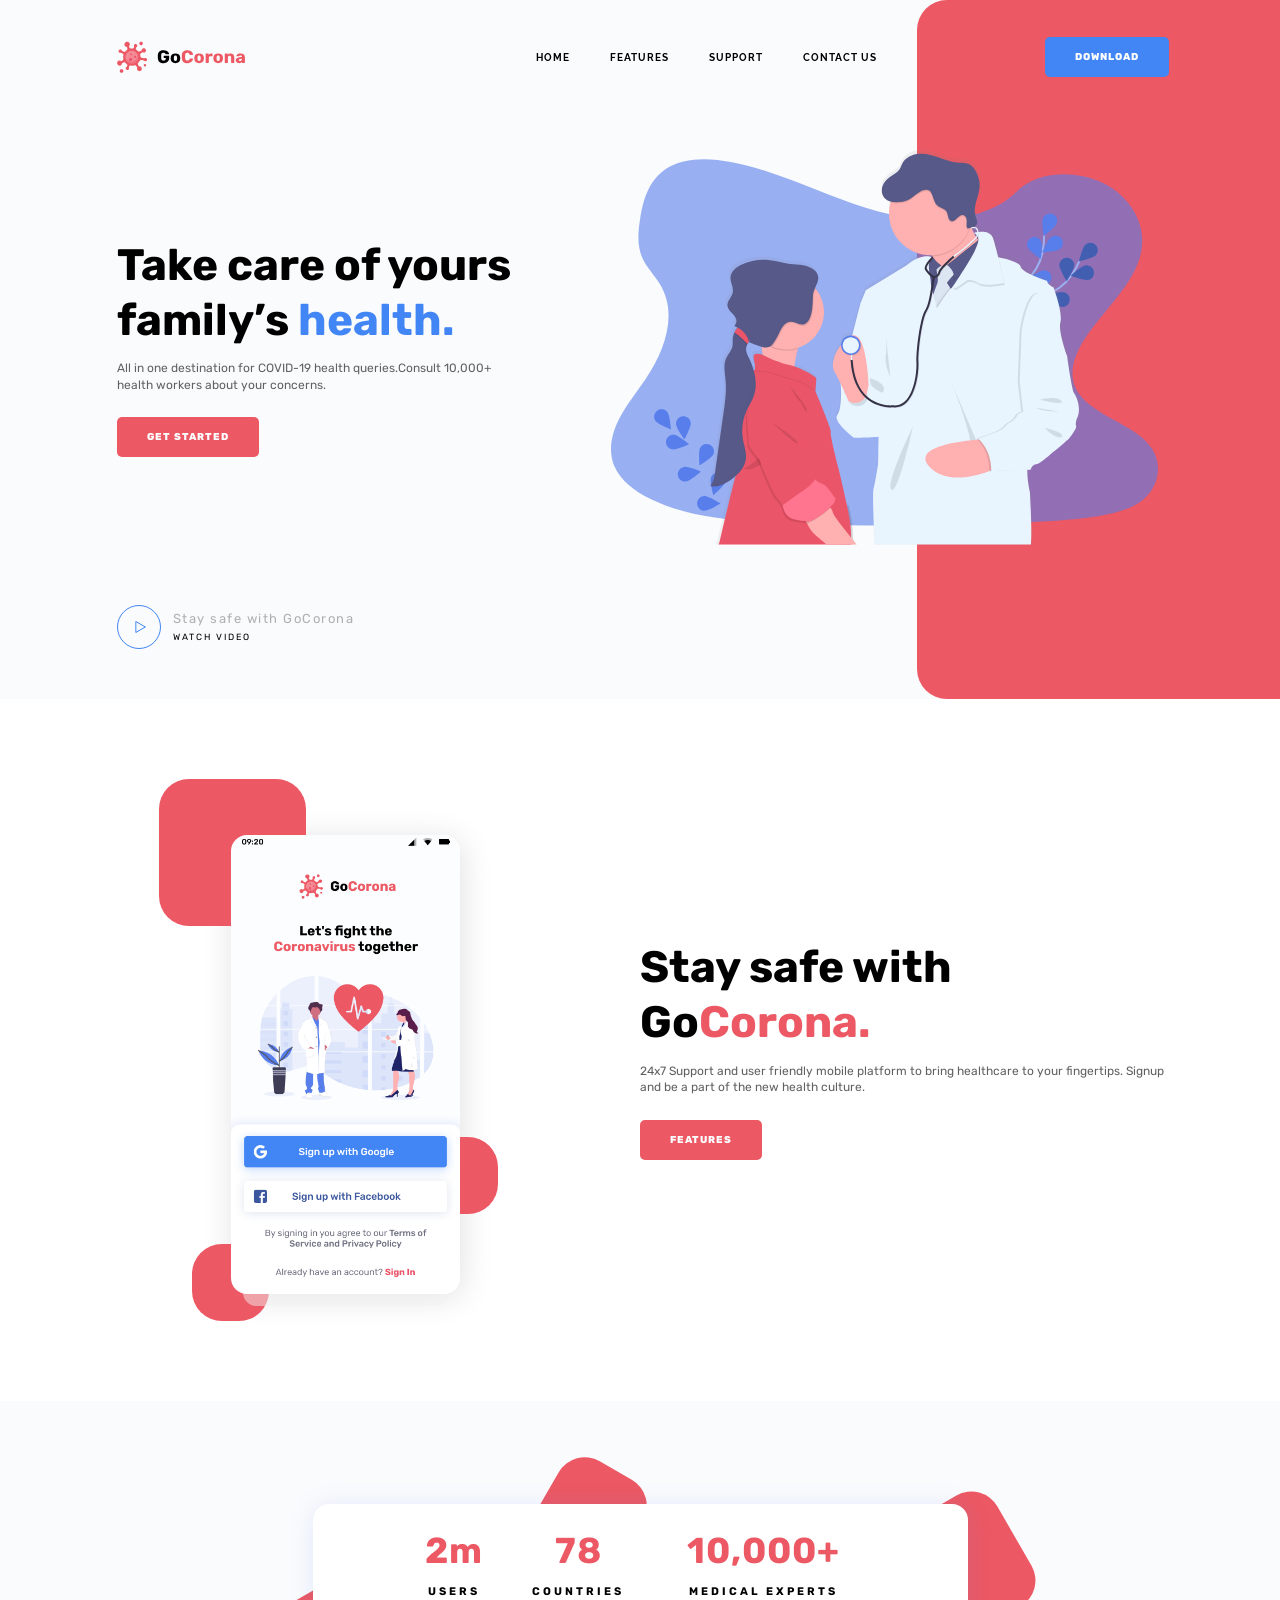
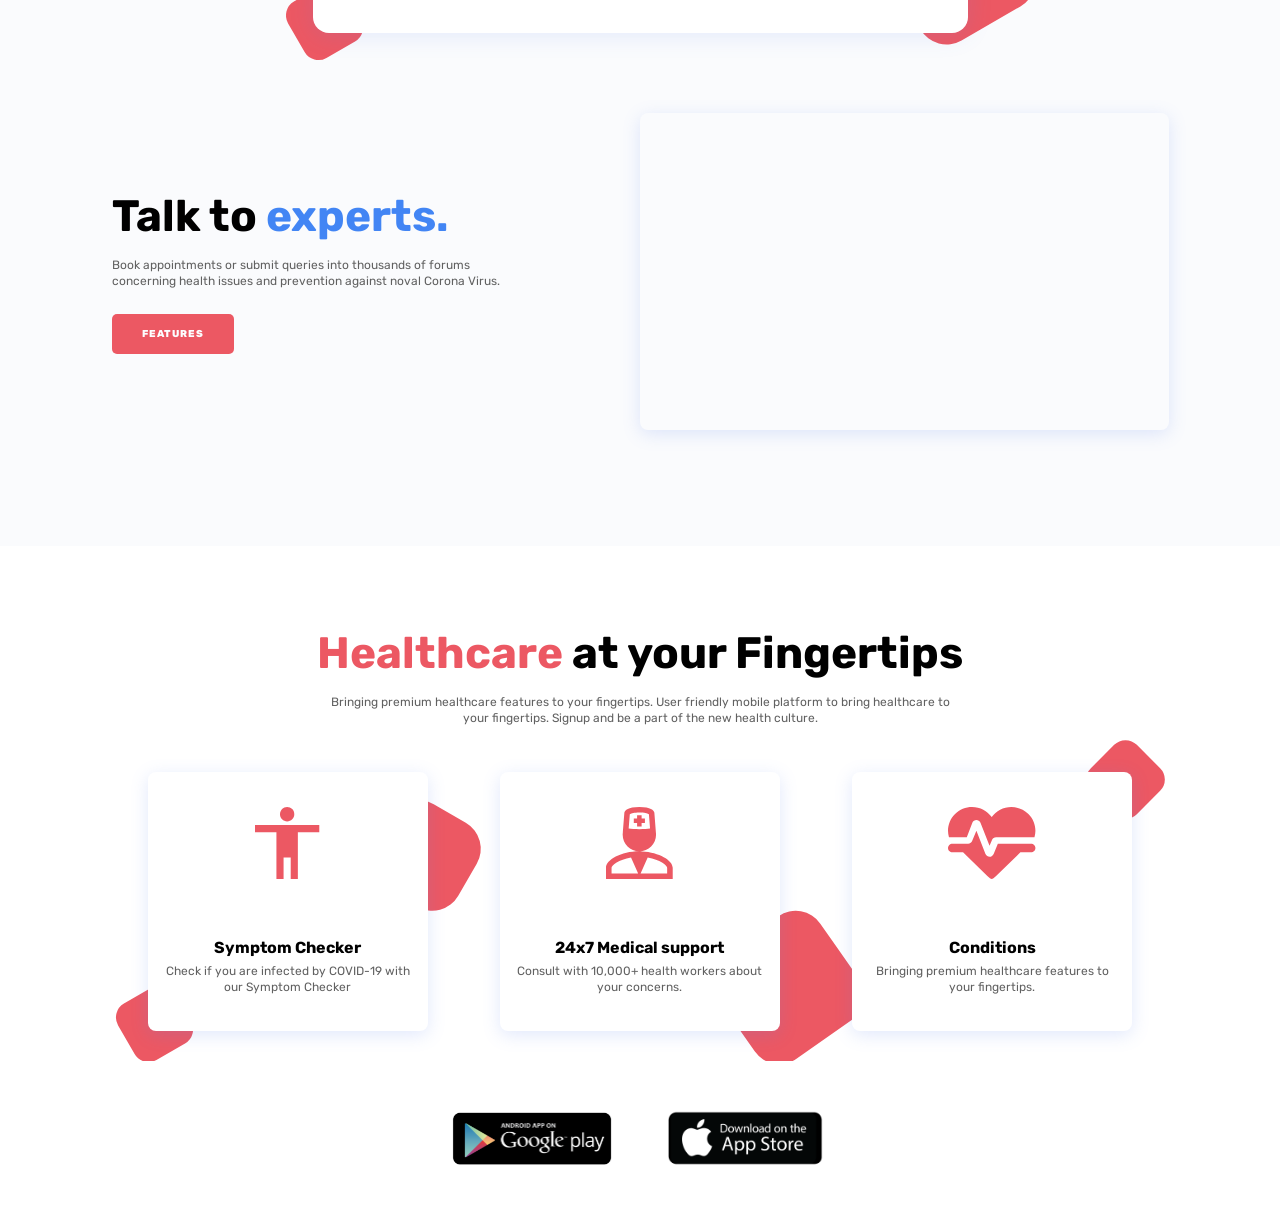
<file: Corona.3/index.html>
<!DOCTYPE html>
<head>
    <meta charset="UTF-8">
    <meta name="viewport" content="width=device-width, initial-scale=1.0">
    <link href="https://fonts.googleapis.com/css?family=Rubik:regular,700&display=swap" rel="stylesheet">
    <link href="https://fonts.googleapis.com/css2?family=Raleway:700,800&display=swap" rel="stylesheet">
    <link rel="stylesheet" href="css/style.css">
    <title>GoCorona</title>
</head>
<body>
    <div class="wrapper">
        <header id="open" class="header">
            <div id="close" class="header__container">
                <a href="" class="header__logo">
                    <img src="img/logo.svg" alt="Логотип">
                </a>
                <div class="header__menu menu">
                    <nav class="menu__body">
                        <ul class="menu__list">
                                <li class="menu__item"><a href="" class="menu__link">HOME</a></li>
                                <li class="menu__item"><a href="" class="menu__link">FEATURES</a></li>
                                <li class="menu__item"><a href="" class="menu__link">SUPPORT</a></li>
                                <li class="menu__item"><a href="" class="menu__link">CONTACT US</a></li>
                        </ul>
                    </nav>
                </div>
                <div class="header__button">
                    <a href="" class="button button__blue">DOWNLOAD</a>
                    <a href="#open" class="icon-menu"><span></span></a>
                    <a href="#close" class="close-icon-menu"></a>
                </div>
            </div>
        </header>

        <main class="main">
            <section class="get-started">
                <div class="get-started__container">
                    <div class="get-started__content">
                        <div class="get-started__block-text block-text">
                            <div class="block-text__title block-text__title_blue span">Take care of yours family’s <span> health.</span></div>
                            <div class="block-text__text">All in one destination for COVID-19 health queries.Consult 10,000+ health workers about your concerns.</div>
                            <a href="" class="block-text__button button">GET STARTED</a>
                        </div>
                    </div>
                    <div class="get-started__image">
                        <img src="img/get-started/image.svg" alt="Картинка врача с ребенком">
                    </div>
                    <div class="get-started__video">
                        <a href="" class="video-get-started">
                            <div class="video-get-started__icon">
                                <img src="img/get-started/play.svg" alt="Кнопка Play">
                            </div>
                            <div class="video-get-started__body">
                                <div class="video-get-started__title">Stay safe with GoCorona</div>
                                <div class="video-get-started__text">Watch Video</div>
                            </div>
                        </a>
                    </div>
                </div>
            </section>
            <section class="stay-safe">
                <div class="stay-safe__container">
                    <div class="stay-safe__media">
                        <div class="media-stay-safe">
                            <div class="media-stay-safe__image">
                                <img src="img/stay-safe/app.svg" alt="Приложение">
                            </div>
                            <div class="media-stay-safe__item media-stay-safe__item_1"></div>
                            <div class="media-stay-safe__item media-stay-safe__item_2"></div>
                            <div class="media-stay-safe__item media-stay-safe__item_3"></div>
                        </div>
                    </div>
                    <div class="stay-safe__content">
                        <div class="stay-safe__block-text block-text">
                            <div class="block-text__title block-text__title">Stay safe with Go<span>Corona.</span></div>
                            <div class="block-text__text">24x7 Support and user friendly mobile platform to bring healthcare to your fingertips. Signup and be a part of the new health culture.</div>
                            <a href="" class="block-text__button button">Features</a>
                        </div>
                    </div>
                </div>
            </section>
            <section class="experts">
                <div class="experts__container">
                    <div class="experts__statistics statistics-experts">
                        <div class="statistics-experts__body body-statistics-experts">
                            <div class="body-statistics-experts__item">
                                <div class="body-statistics-experts__value">2m</div>
                                <div class="body-statistics-experts__text">Users</div>
                            </div>
                            <div class="body-statistics-experts__item">
                                <div class="body-statistics-experts__value">78</div>
                                <div class="body-statistics-experts__text">Countries</div>
                            </div>
                            <div class="body-statistics-experts__item">
                                <div class="body-statistics-experts__value">10,000+</div>
                                <div class="body-statistics-experts__text">Medical experts</div>
                            </div>
                        </div>
                        <div class="statistics-experts__decor statistics-experts__decor_1"></div>
                        <div class="statistics-experts__decor statistics-experts__decor_2"></div>
                        <div class="statistics-experts__decor statistics-experts__decor_3"></div>
                    </div>
                    <div class="experts__body">
                        <div class="experts__content">
                            <div class="experts__block-text block-text">
                                <h2 class="block-text__title block-text__title_blue">Talk to <span>experts.</span></h2>
                                <div class="block-text__text">Book appointments or submit queries into thousands of forums concerning health issues and prevention against noval Corona Virus.</div>
                                <a href="" class="block-text__button button">Features</a>
                            </div>
                        </div>
                        <div class="experts__video">
                            <iframe src="https://www.youtube.com/embed/sohdv21BVNI" title="YouTube video player" frameborder="0" allow="accelerometer; autoplay; clipboard-write; encrypted-media; gyroscope; picture-in-picture; web-share"></iframe>
                        </div>
                    </div>
                </div>
            </section>
            <section class="healthcare">
                <div class="healthcare__container">
                        <div class="healthcare__block-text block-text block-text__center">
                            <h2 class="block-text__title"><span>Healthcare</span> at your Fingertips</h2>
                            <div class="block-text__text block-text__text__mw">Bringing premium healthcare features to your fingertips. User friendly mobile platform to bring healthcare to your fingertips. Signup and be a part of the new health culture.</div>
                        </div>
                        <div class="healthcare__items">
                            <div class="healthcare__column healthcare__column_1">
                                <div class="healthcare__item item-healthcare">
                                    <div class="item-healthcare__icon">
                                        <img src="img/healthcare/01.svg" alt="Иконка">
                                    </div>
                                    <div class="item-healthcare__title">Symptom Checker</div>
                                    <div class="item-healthcare__text">Check if you are infected by COVID-19 with our Symptom Checker</div>
                                </div>
                            </div>

                            <div class="healthcare__column healthcare__column_2">
                                <div class="healthcare__item item-healthcare">
                                    <div class="item-healthcare__icon">
                                        <img src="img/healthcare/02.svg" alt="Иконка">
                                    </div>
                                    <div class="item-healthcare__title">24x7 Medical support</div>
                                    <div class="item-healthcare__text">Consult with 10,000+ health workers about your concerns.</div>
                                </div>
                            </div>

                            <div class="healthcare__column healthcare__column_3">
                                <div class="healthcare__item item-healthcare">
                                    <div class="item-healthcare__icon">
                                        <img src="img/healthcare/03.svg" alt="Иконка">
                                    </div>
                                    <div class="item-healthcare__title">Conditions</div>
                                    <div class="item-healthcare__text">Bringing premium healthcare features to your fingertips.</div>
                                </div>
                            </div>
                        </div>
                    </div>
                </div>
            </section>
        </main>

        <footer class="footer">
            <div class="footer__container">
                <div class="footer__items">
                    <a href="" class="footer__item">
                        <img src="img/google-play.svg" alt="Google Play">
                    </a>

                    <a href="" class="footer__item">
                        <img src="img/apple-store.svg" alt="App Store">
                    </a>
                </div>
            </div>
        </footer>

    </div>
</body>
</html>
</file>
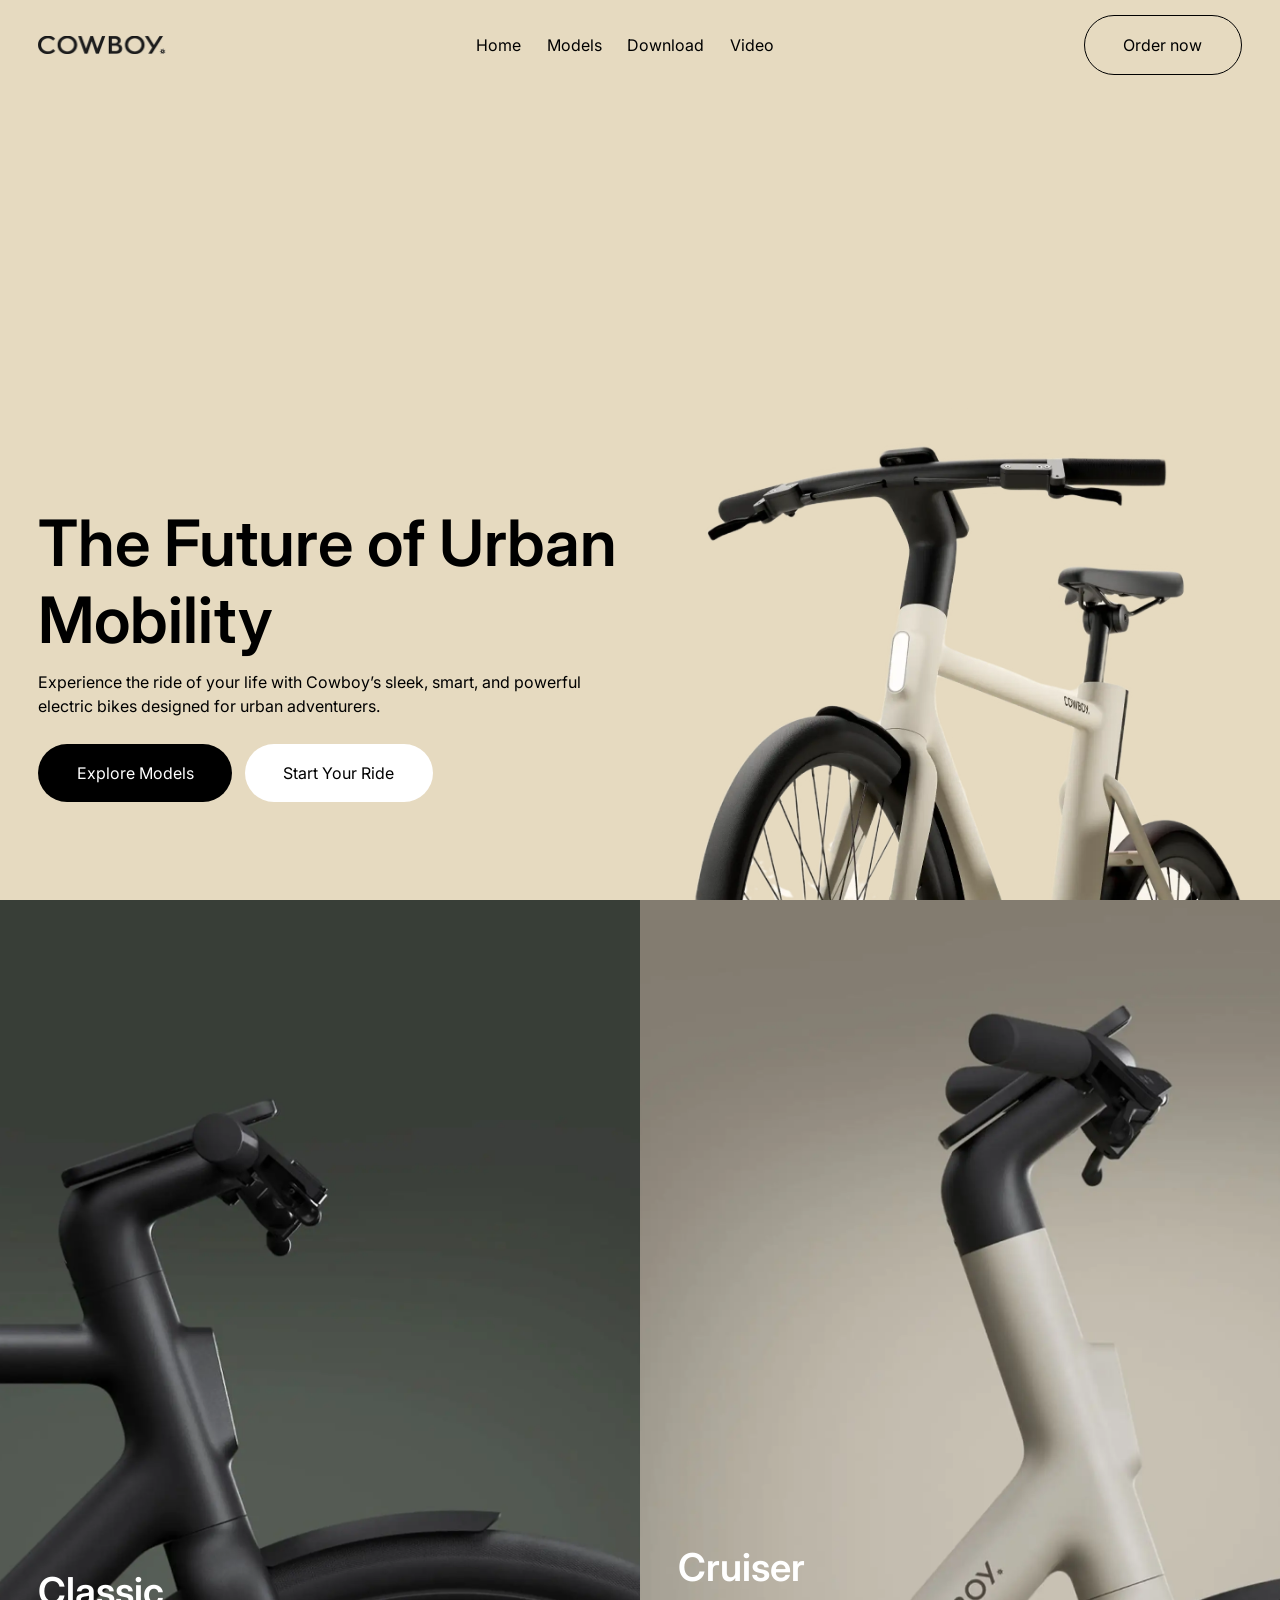
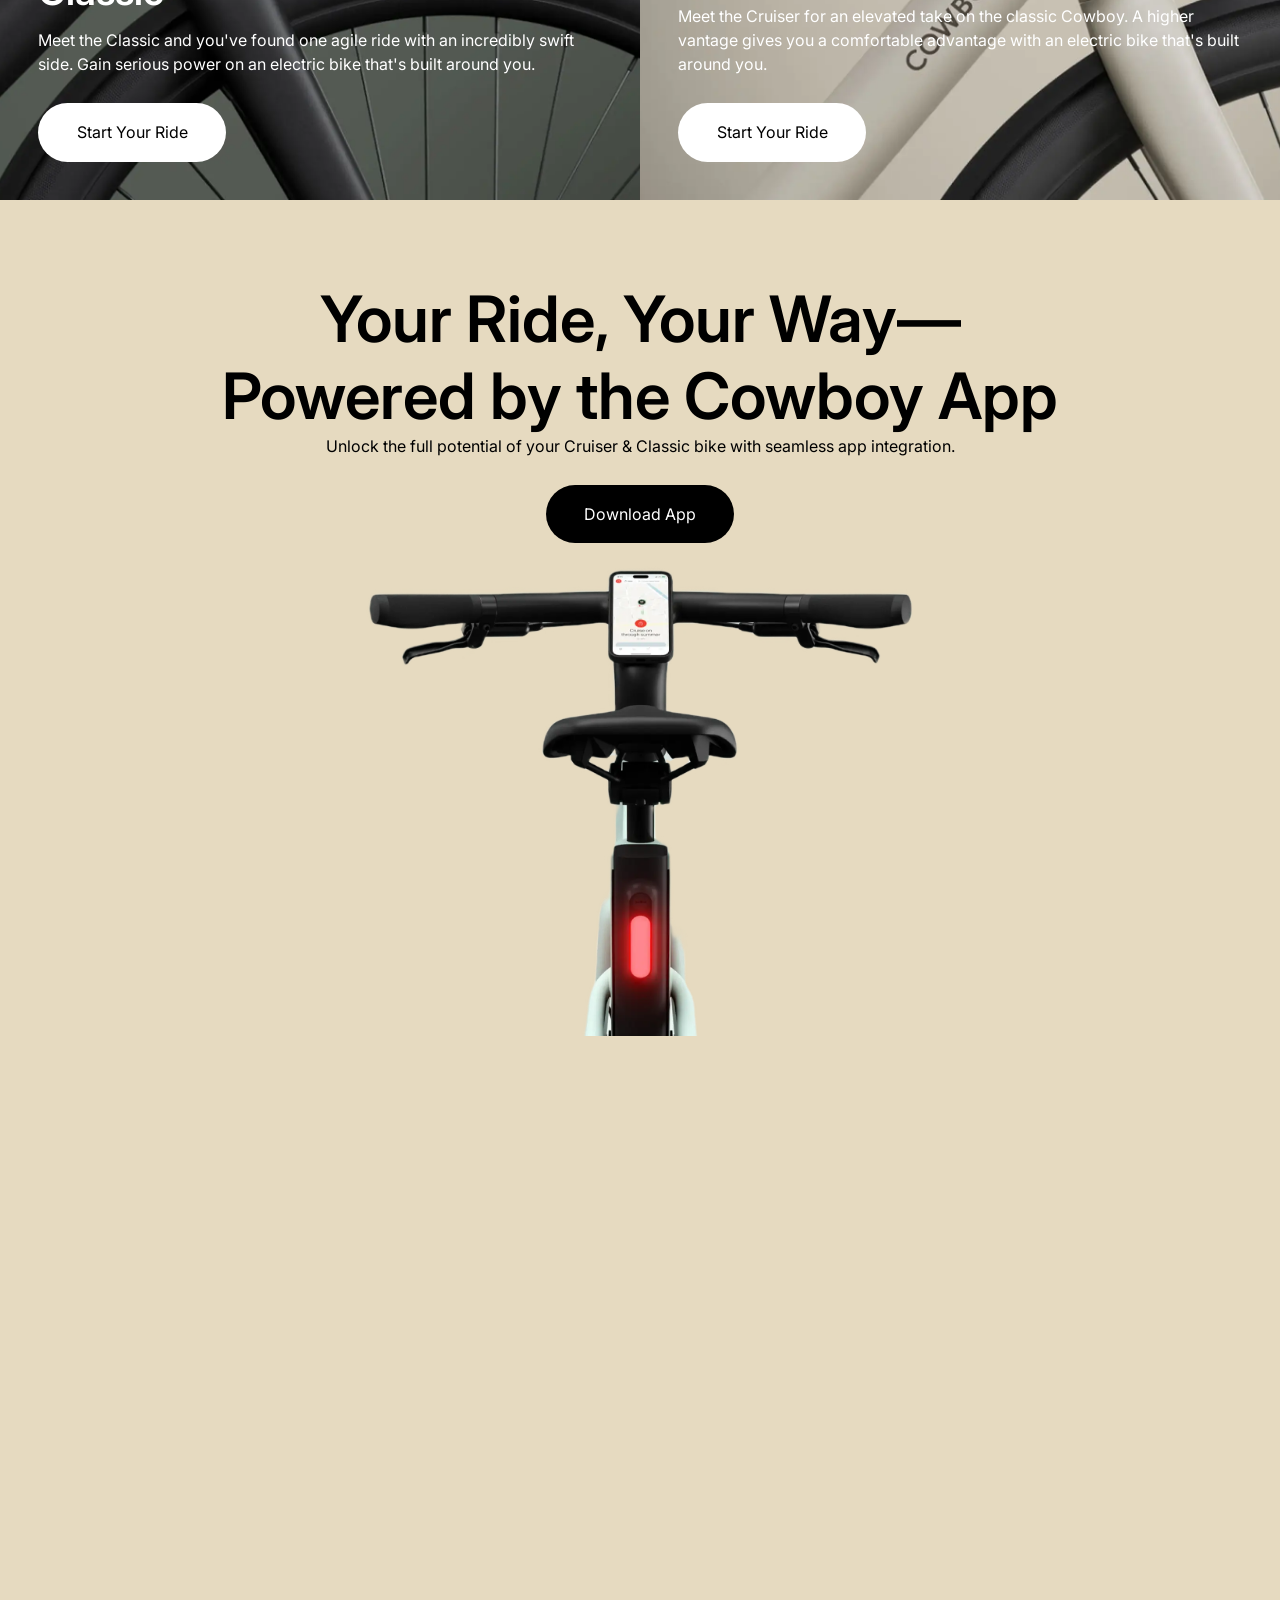
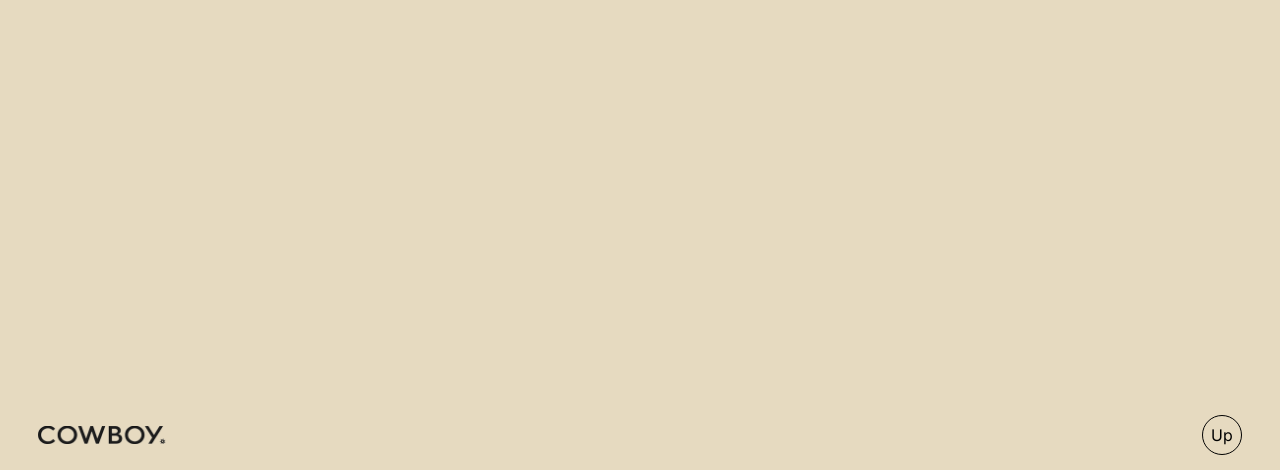
<file: cowboy_4/index.html>
<!DOCTYPE html>
<html lang="en">
	<head>
		<meta charset="UTF-8">
		<meta name="viewport" content="width=device-width, initial-scale=1.0">
		<!-- Підключення шрифтів -->
		<link rel="preconnect" href="https://fonts.googleapis.com">
		<link rel="preconnect" href="https://fonts.gstatic.com" crossorigin>
		<link href="https://fonts.googleapis.com/css2?family=Inter:wght@300;400;600&display=swap" rel="stylesheet">
		<!-- Скидання стилів -->
		<link rel="stylesheet" href="css/reset.css">
		<!-- Основні стилі -->
		<link rel="stylesheet" href="css/style.css">
		<title>CowBoy</title>
	</head>
	<body>
		<div class="wrapper">
			<header class="header">
				<div class="header__container">
					<img class="header__logo" src="img/logo.png" alt="Logo CowBoy">
					<nav class="header__menu menu">
						<ul class="menu__list">
							<li class="menu__item">
								<a href="#home" class="menu__link">Home</a>
							</li>
							<li class="menu__item">
								<a href="#models" class="menu__link">Models</a>
							</li>
							<li class="menu__item">
								<a href="#download" class="menu__link">Download</a>
							</li>
							<li class="menu__item">
								<a href="#video" class="menu__link">Video</a>
							</li>
						</ul>
					</nav>
					<a href="#" class="header__button">Order now</a>
				</div>
			</header>
			<main class="page">
				<section id="home" class="hero">
					<div class="hero__container">
						<div class="hero__content">
							<h1 class="hero__title">The Future of Urban Mobility</h1>
							<div class="hero__text">
								<p>
									Experience the ride of your life with Cowboy’s sleek, smart, and powerful electric bikes designed for urban adventurers.
								</p>
							</div>
							<div class="hero__buttons">
								<a href="#" class="hero__button button button--dark">Explore Models</a>
								<a href="#" class="hero__button button">Start Your Ride</a>
							</div>
						</div>
						<figure class="hero__picture">
							<img src="img/hero/image.webp" class="hero__image" alt="Image">
						</figure>
					</div>
				</section>
				<div id="models" class="models">
					<article class="models__item item-model">
						<div class="item-model__content">
							<h2 class="item-model__title">Classic</h2>
							<div class="item-model__text">
								<p>
									Meet the Classic and you've found one agile ride with an incredibly swift side. Gain serious power on an electric bike that's built around you.
								</p>
							</div>
							<a href="#" class="item-model__button button">Start Your Ride</a>
						</div>
						<img src="img/models/dark.webp" alt="Model" class="item-model__image">
					</article>
					<article class="models__item item-model">
						<div class="item-model__content">
							<h2 class="item-model__title">Cruiser</h2>
							<div class="item-model__text">
								<p>
									Meet the Cruiser for an elevated take on the classic Cowboy. A higher vantage gives you a comfortable advantage with an electric bike that's built around you.
								</p>
							</div>
							<a href="#" class="item-model__button button">Start Your Ride</a>
						</div>
						<img src="img/models/lite.webp" alt="Model" class="item-model__image">
					</article>
				</div>
				<section id="download" class="download">
					<div class="download__container">
						<div class="download__content">
							<h2 class="download__title">Your Ride, Your Way—Powered by the Cowboy App</h2>
							<div class="download__text">
								<p>
									Unlock the full potential of your Cruiser & Classic bike with seamless app integration.
								</p>
							</div>
							<a href="#" class="download__button button button--dark">Download App</a>
						</div>
						<img src="img/download/image.webp" alt="Image" class="download__image">
					</div>
				</section>
				<div class="video">
					<iframe class="video__item" src="https://www.youtube.com/embed/5JsX5gyK3QQ?si=xP6T2hRqS06eXqa3" title="YouTube video player" frameborder="0" allow="accelerometer; autoplay; clipboard-write; encrypted-media; gyroscope; picture-in-picture; web-share" referrerpolicy="strict-origin-when-cross-origin" allowfullscreen></iframe>
				</div>
			</main>
			<footer class="footer">
				<div class="footer__container">
					<img src="img/logo.png" alt="Image" class="footer__logo">
					<a href="#home" class="footer__button">Up</a>
				</div>
			</footer>
		</div>
	</body>
</html>
</file>
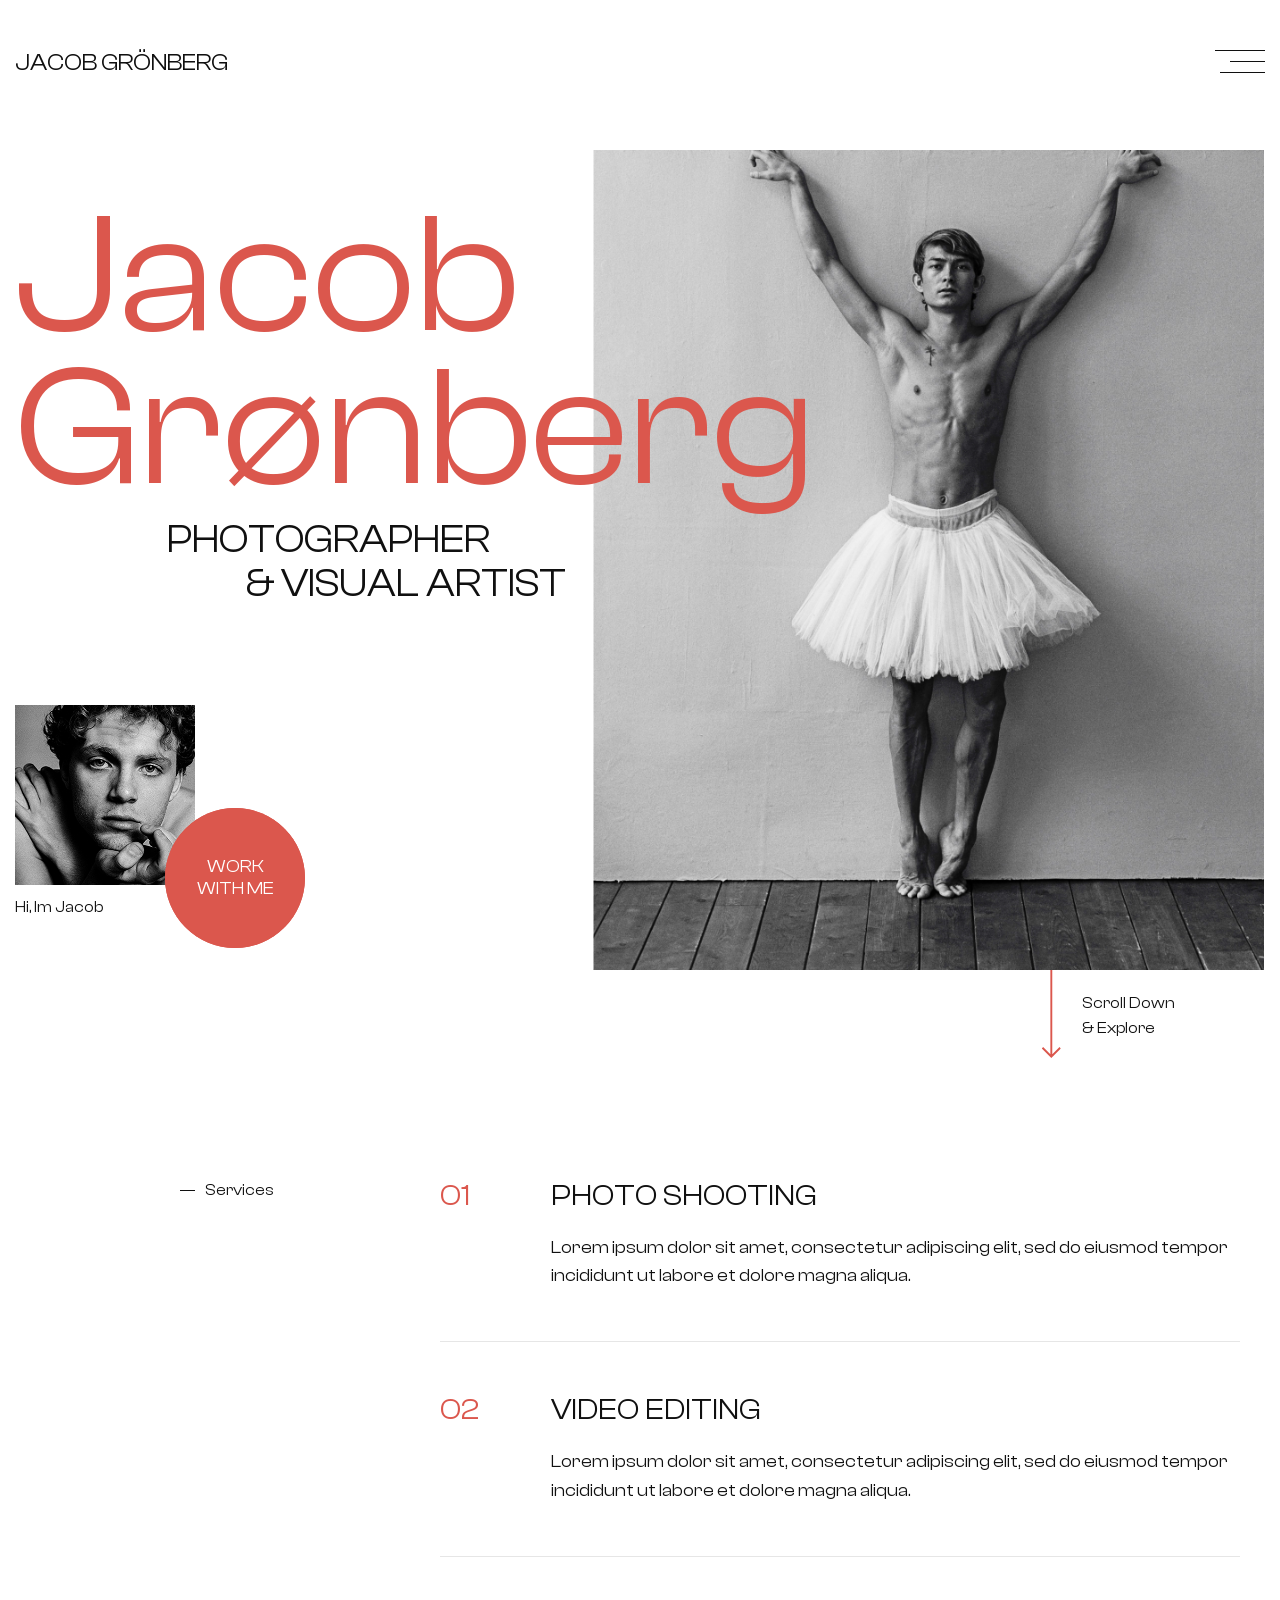
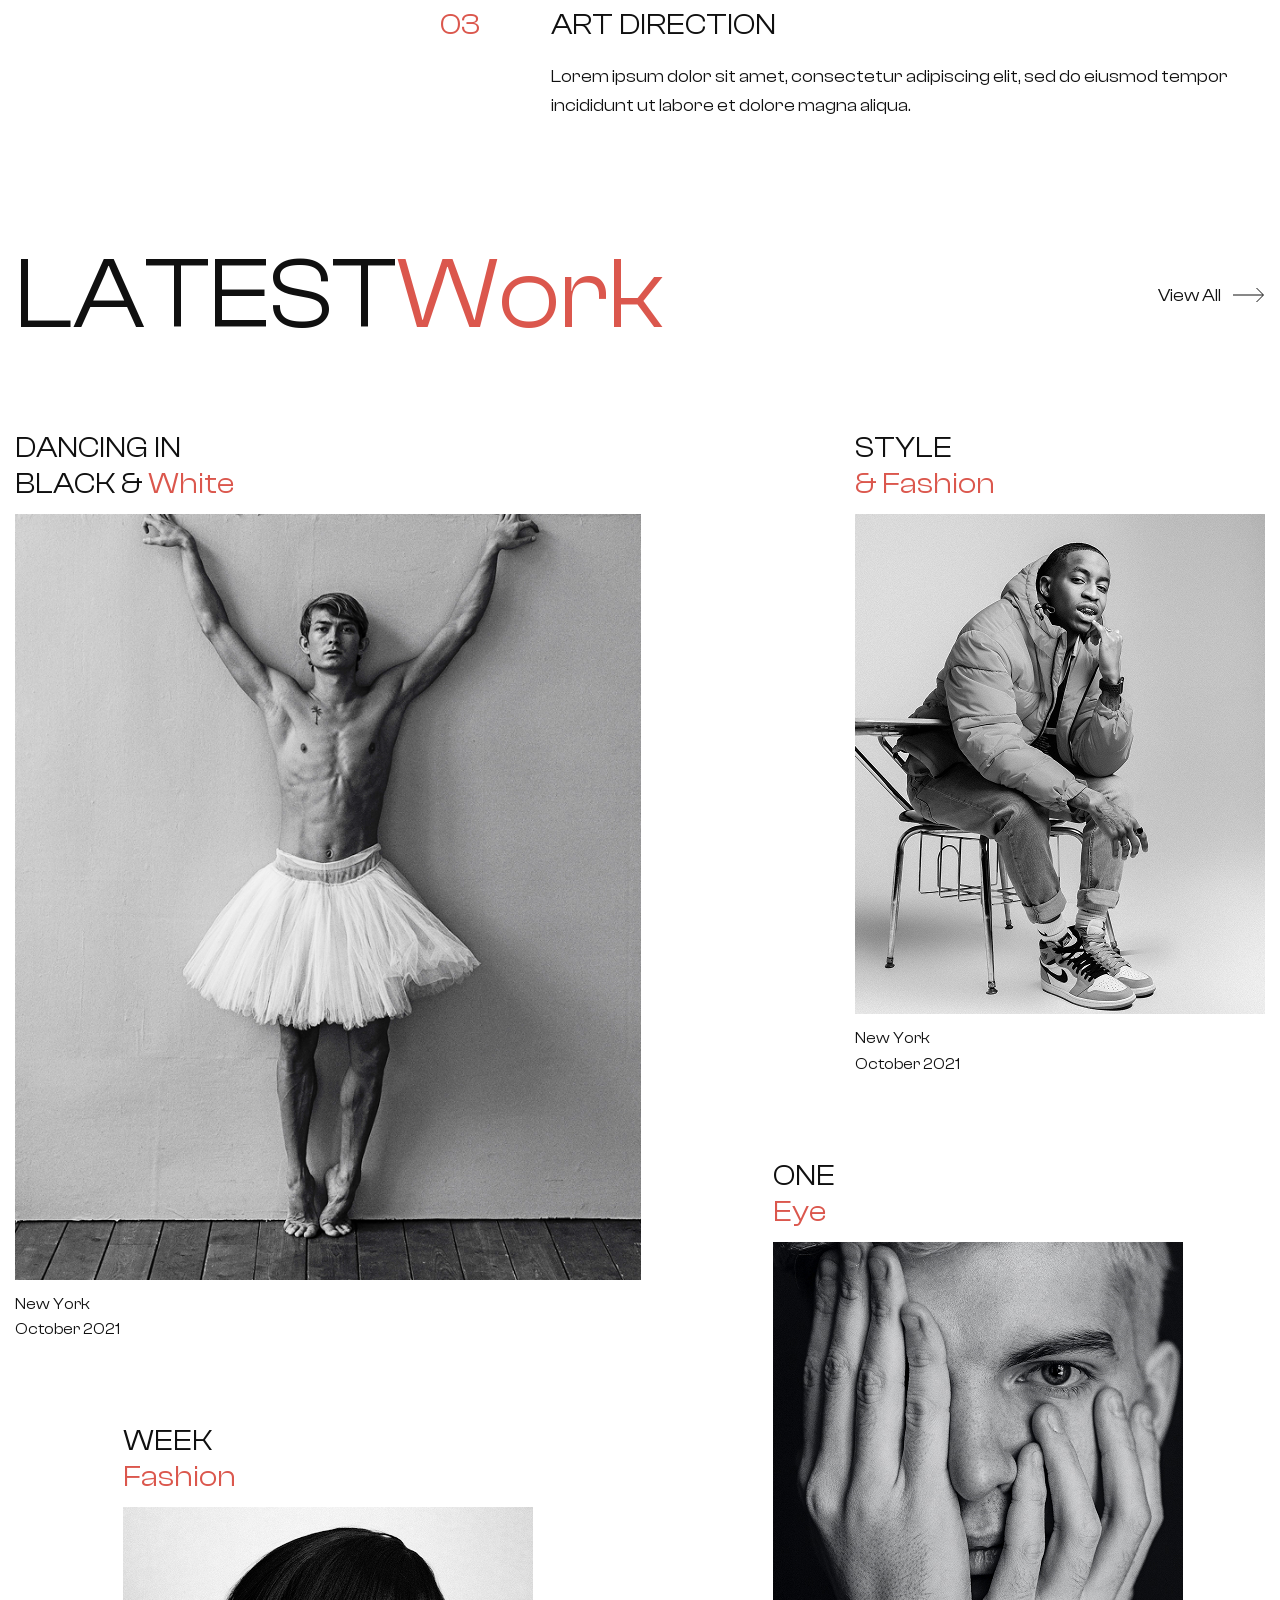
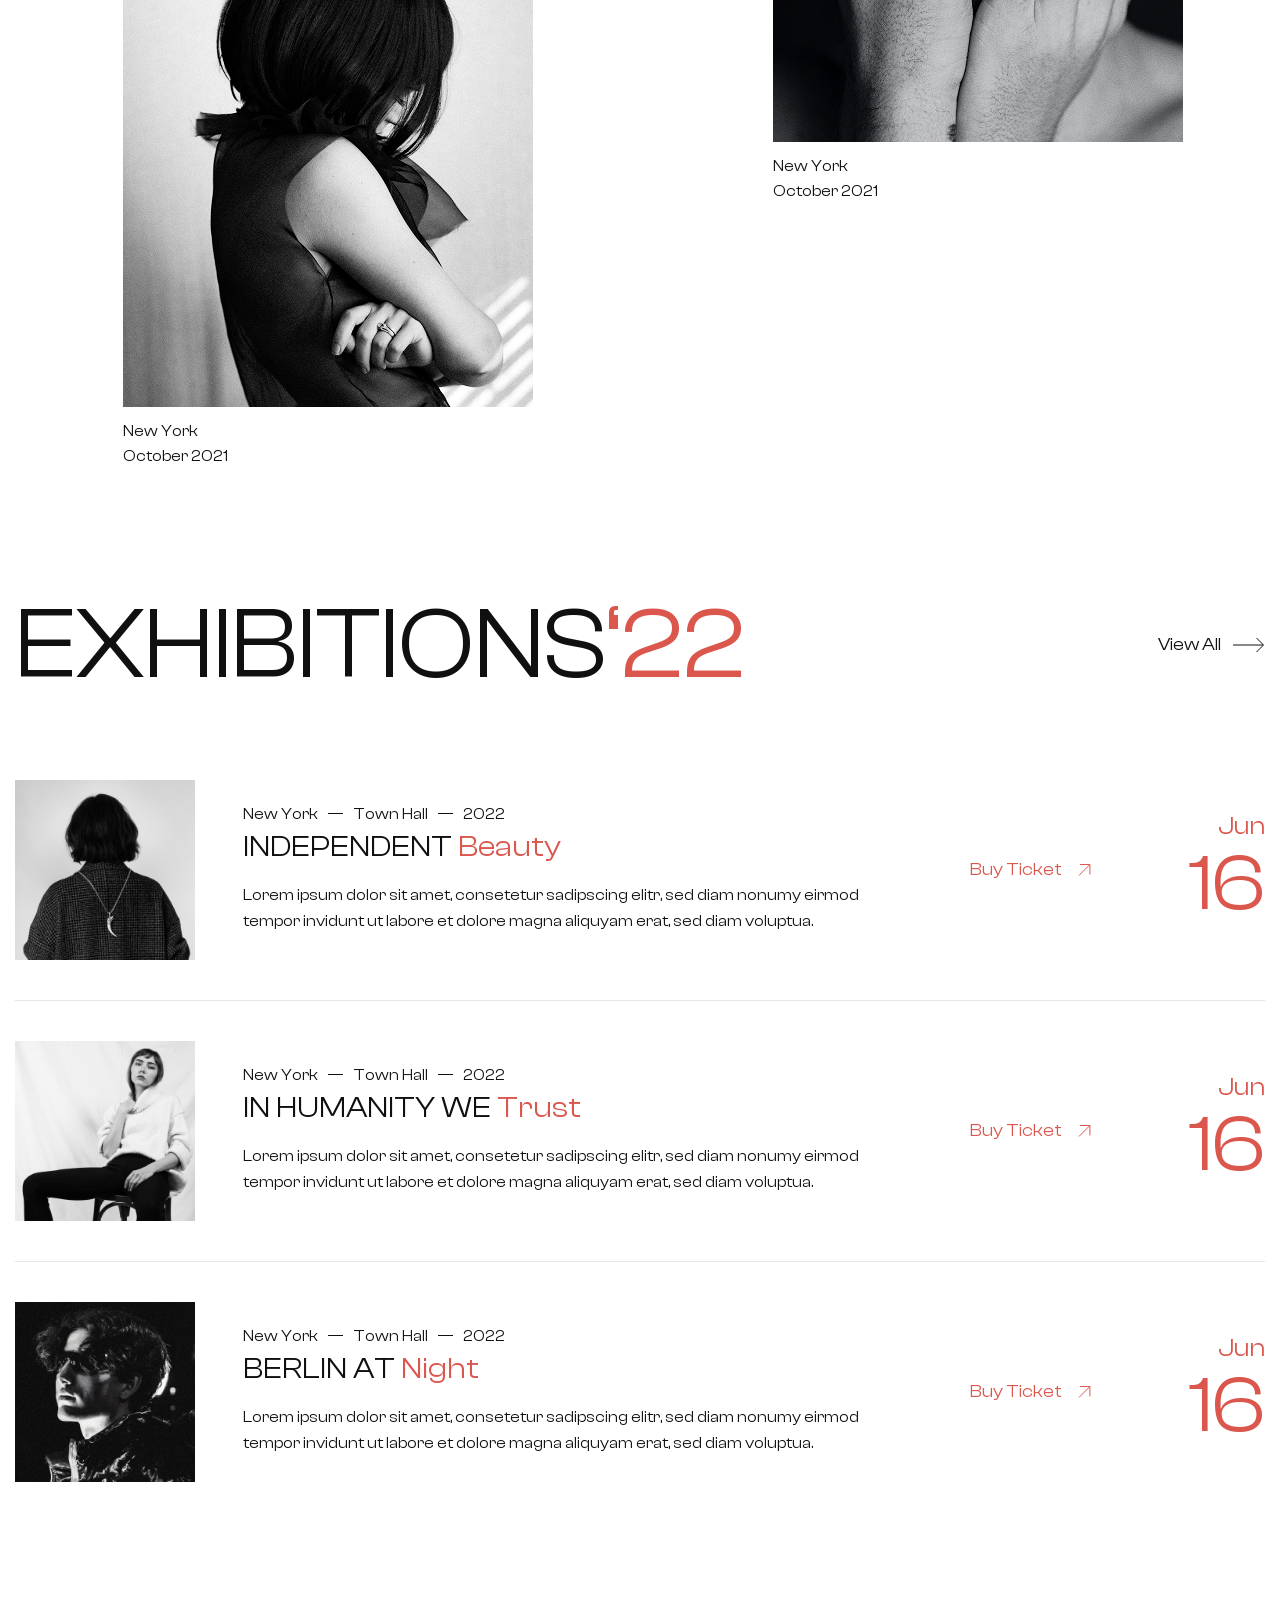
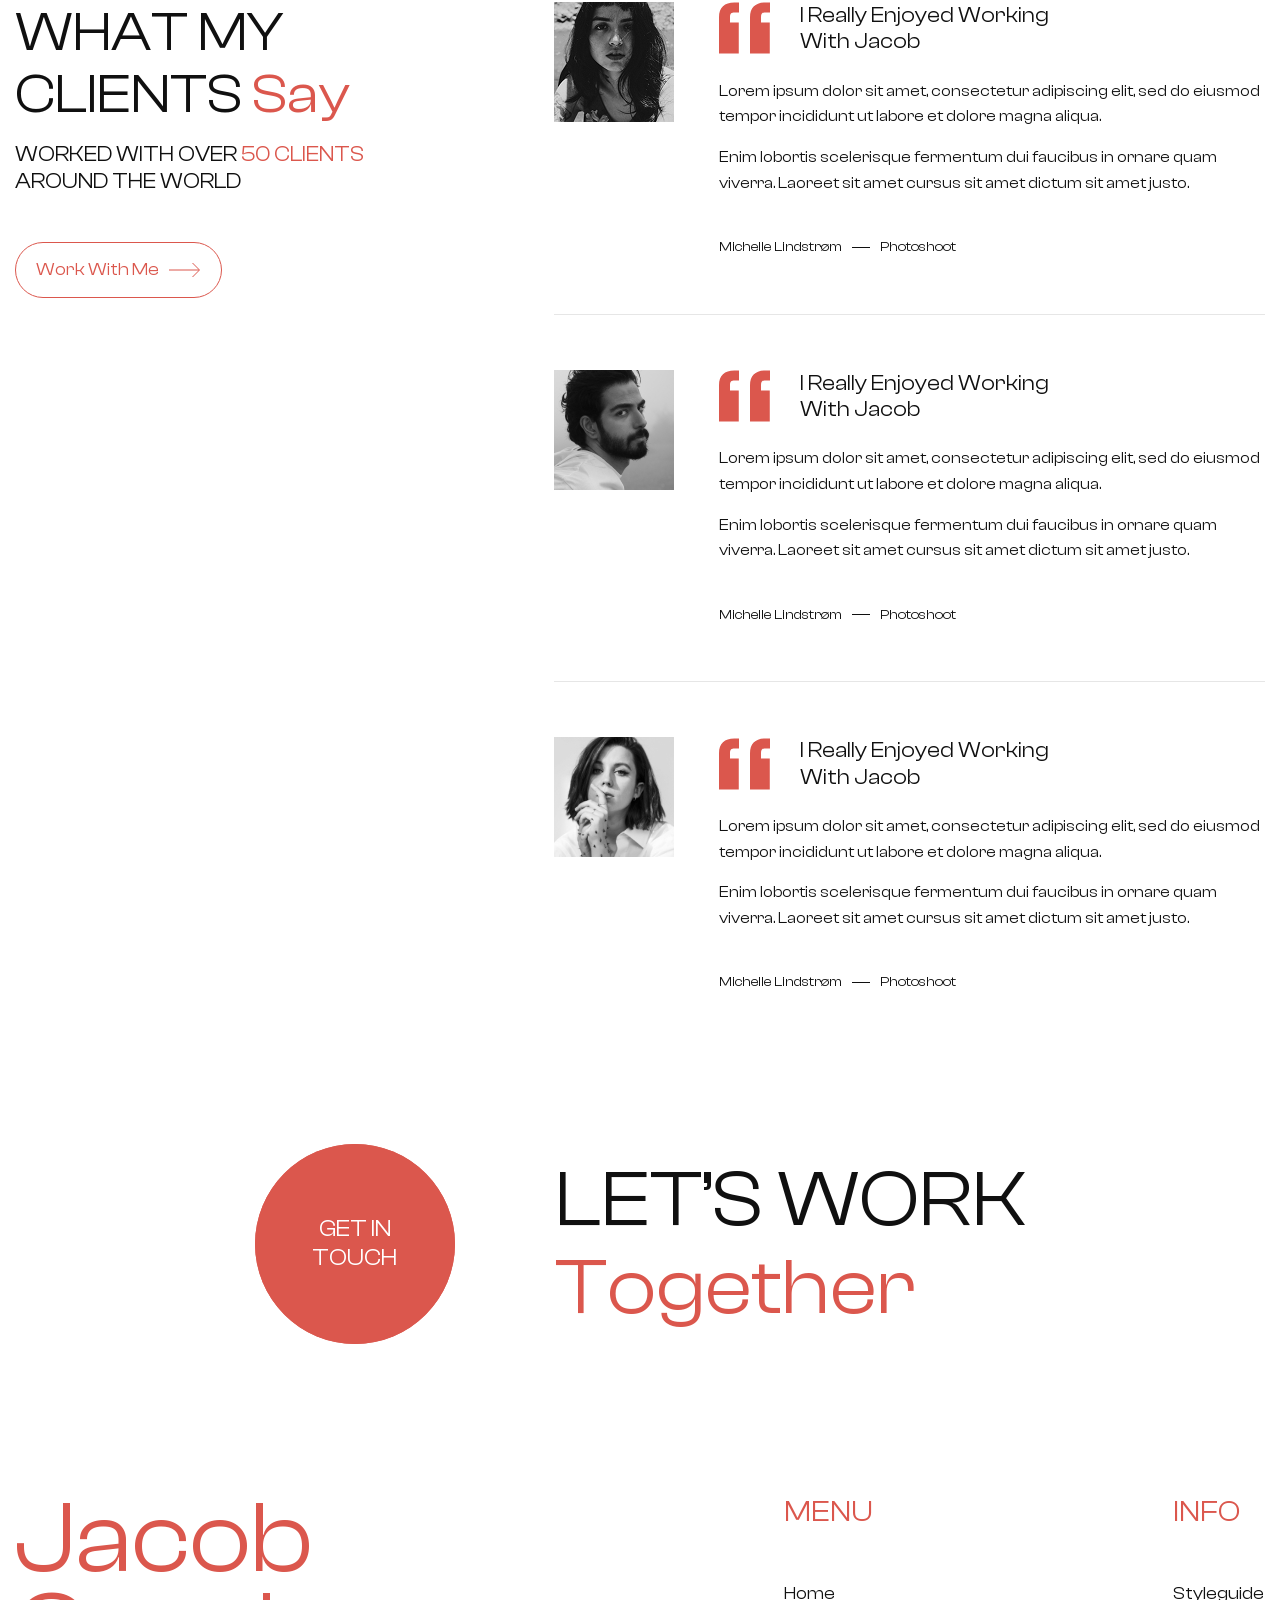
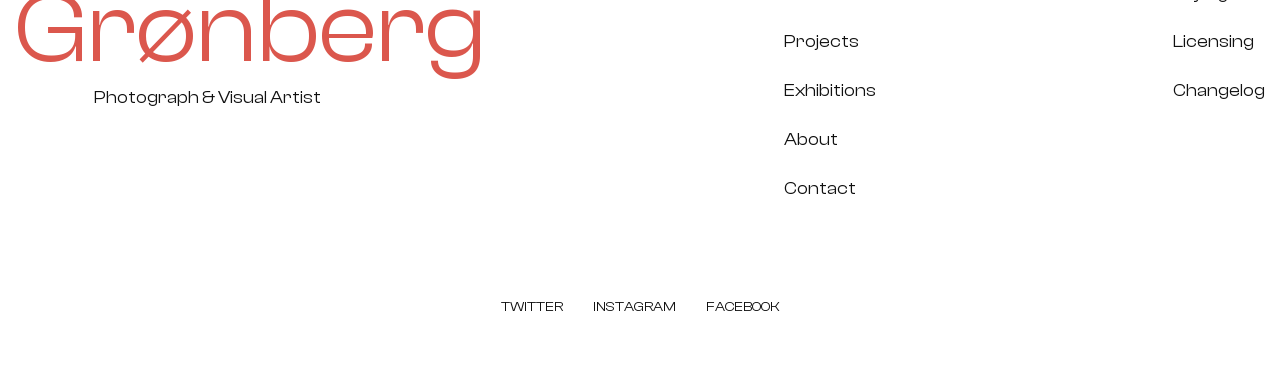
<file: gronberg_9/index.html>
<!DOCTYPE html>
<html lang="en">
	<head>
		<meta charset="UTF-8">
		<meta name="viewport" content="width=device-width, initial-scale=1.0">
		<link rel="stylesheet" href="css/reset.css">
		<link rel="stylesheet" href="css/fonts.css">
		<link rel="stylesheet" href="css/components.css">
		<link rel="stylesheet" href="css/style.css">
		<title>Jacob Grönberg</title>
	</head>
	<body>
		<div id="header" class="wrapper">
			<header class="header">
				<a href="#header" class="header__logo">Jacob Grönberg</a>
				<nav class="header__menu menu">
					<button class="menu__icon">
						<span></span>
						<small></small>
					</button>
					<div class="menu__body">
						<ul class="menu__list">
							<li class="menu__item">
								<a href="#" class="menu__link">Home</a>
							</li>
							<li class="menu__item">
								<a href="#" class="menu__link">Projects</a>
							</li>
							<li class="menu__item">
								<a href="#" class="menu__link">Exhibitions</a>
							</li>
							<li class="menu__item">
								<a href="#" class="menu__link">About</a>
							</li>
							<li class="menu__item">
								<a href="#" class="menu__link">Contact</a>
							</li>
						</ul>
						<ul class="menu__social social">
							<li class="social__item">
								<a href="#" target="_blank" class="social__link">Twitter</a>
							</li>
							<li class="social__item">
								<a href="#" target="_blank" class="social__link">Instagram</a>
							</li>
							<li class="social__item">
								<a href="#" target="_blank" class="social__link">FAcebook</a>
							</li>
						</ul>
					</div>
				</nav>
			</header>
			<main class="page">
				<section class="page__hero hero">
					<div class="hero__container">
						<div class="hero__content">
							<div class="hero__header">
								<h1 class="hero__title">Jacob <br> Grønberg</h1>
								<h2 class="hero__sub-title">
									<span>Photographer</span>
									<span>& Visual artist</span>
								</h2>
							</div>
							<div class="hero__author author">
								<figure class="author__picture">
									<img class="author__image" src="img/hero/jacob.jpg" alt="Image">
									<figcaption class="author__caption">Hi, Im Jacob</figcaption>
								</figure>
								<a href="#" class="author__action">Work <br> With Me</a>
							</div>
						</div>
						<div class="hero__media">
							<div class="hero__body">
								<img class="hero__image" src="img/hero/main-image.jpg" alt="Image">
								<a href="#services" class="hero__scroll scroll-hero">
									<span class="scroll-hero__label">Scroll Down <br> & Explore</span>
								</a>
							</div>
						</div>
					</div>
				</section>
				<section id="services" class="page__services services">
					<div class="services__container">
						<h2 class="services__title">Services</h2>
						<ol class="services__list">
							<li class="services__item">
								<a href="#" class="services__name">Photo Shooting</a>
								<div class="services__description">
									<p>
										Lorem ipsum dolor sit amet, consectetur adipiscing elit, sed do eiusmod tempor incididunt ut labore et dolore magna aliqua.
									</p>
								</div>
							</li>
							<li class="services__item">
								<a href="#" class="services__name">Video Editing</a>
								<div class="services__description">
									<p>
										Lorem ipsum dolor sit amet, consectetur adipiscing elit, sed do eiusmod tempor incididunt ut labore et dolore magna aliqua.
									</p>
								</div>
							</li>
							<li class="services__item">
								<a href="#" class="services__name">Art Direction</a>
								<div class="services__description">
									<p>
										Lorem ipsum dolor sit amet, consectetur adipiscing elit, sed do eiusmod tempor incididunt ut labore et dolore magna aliqua.
									</p>
								</div>
							</li>
						</ol>
					</div>
				</section>
				<section class="page__latest-work latest-work">
					<div class="latest-work__container">
						<div class="latest-work__block-header block-header">
							<h2 class="block-header__title">
								Latest<span>Work</span>
							</h2>
							<a href="#" class="block-header__link arrow-link">
								View All
								<svg width="32" height="16" viewBox="0 0 32 16" fill="none" xmlns="http://www.w3.org/2000/svg">
									<path d="M0 8H30" />
									<path d="M23.5 1L30.5 8L23.5 15" />
								</svg>
							</a>
						</div>
						<div class="latest-work__items">
							<div class="latest-work__column">
								<article class="latest-work__item item-work">
									<a href="#" class="item-work__link">
										<h4 class="item-work__title">
											Dancing in <br> Black & <span>White</span>
										</h4>
										<figure class="item-work__media">
											<img src="img/latest-work/01.jpg" class="item-work__image" alt="Image">
											<figcaption class="item-work__caption">New York <br> October 2021</figcaption>
										</figure>
									</a>
								</article>
								<article class="latest-work__item item-work">
									<a href="#" class="item-work__link">
										<h4 class="item-work__title">
											WEek <br> <span>Fashion</span>
										</h4>
										<figure class="item-work__media">
											<img src="img/latest-work/02.jpg" class="item-work__image" alt="Image">
											<figcaption class="item-work__caption">New York <br> October 2021</figcaption>
										</figure>
									</a>
								</article>
							</div>
							<div class="latest-work__column">
								<article class="latest-work__item item-work">
									<a href="#" class="item-work__link">
										<h4 class="item-work__title">
											Style <br> <span>& Fashion</span>
										</h4>
										<figure class="item-work__media">
											<img src="img/latest-work/03.jpg" class="item-work__image" alt="Image">
											<figcaption class="item-work__caption">New York <br> October 2021</figcaption>
										</figure>
									</a>
								</article>
								<article class="latest-work__item item-work">
									<a href="#" class="item-work__link">
										<h4 class="item-work__title">
											One <br> <span>Eye</span>
										</h4>
										<figure class="item-work__media">
											<img src="img/latest-work/04.jpg" class="item-work__image" alt="Image">
											<figcaption class="item-work__caption">New York <br> October 2021</figcaption>
										</figure>
									</a>
								</article>
							</div>
						</div>
					</div>
				</section>
				<section class="page__exhibitions exhibitions">
					<div class="exhibitions__container">
						<div class="exhibitions__block-header block-header">
							<h2 class="block-header__title">
								Exhibitions<span>‘22</span>
							</h2>
							<a href="#" class="block-header__link arrow-link">
								View All
								<svg width="32" height="16" viewBox="0 0 32 16" fill="none" xmlns="http://www.w3.org/2000/svg">
									<path d="M0 8H30" />
									<path d="M23.5 1L30.5 8L23.5 15" />
								</svg>
							</a>
						</div>
						<ul class="exhibitions__list">
							<li class="exhibitions__item item-exhibition">
								<a href="#" class="item-exhibition__picture">
									<img src="img/exhibitions/01.jpg" class="item-exhibition__image" alt="Image">
								</a>
								<div class="item-exhibition__body">
									<div class="item-exhibition__content">
										<div class="item-exhibition__place">
											<span>New York</span>
											<span>Town Hall</span>
											<span>2022</span>
										</div>
										<h4 class="item-exhibition__title">
											<a href class="item-exhibition__link-title">Independent <span>Beauty</span></a>
										</h4>
										<div class="item-exhibition__text">
											<p>Lorem ipsum dolor sit amet, consetetur sadipscing elitr, sed diam nonumy eirmod tempor invidunt ut labore et dolore magna aliquyam erat, sed diam voluptua.</p>
										</div>
									</div>
									<a href="#" class="item-exhibition__buy arrow-link arrow-link--dark">
										Buy Ticket
										<svg width="21" height="22" viewBox="0 0 21 22" fill="none" xmlns="http://www.w3.org/2000/svg">
											<path d="M4.94971 16.4801L15.5563 5.8735" />
											<path d="M6.0105 5.5199H15.91V15.4194" />
										</svg>
									</a>
								</div>
								<div class="item-exhibition__date">
									<small>Jun</small> 16
								</div>
							</li>
							<li class="exhibitions__item item-exhibition">
								<a href="#" class="item-exhibition__picture">
									<img src="img/exhibitions/02.jpg" class="item-exhibition__image" alt="Image">
								</a>
								<div class="item-exhibition__body">
									<div class="item-exhibition__content">
										<div class="item-exhibition__place">
											<span>New York</span>
											<span>Town Hall</span>
											<span>2022</span>
										</div>
										<h4 class="item-exhibition__title">
											<a href class="item-exhibition__link-title">In Humanity We <span>Trust</span></a>
										</h4>
										<div class="item-exhibition__text">
											<p>Lorem ipsum dolor sit amet, consetetur sadipscing elitr, sed diam nonumy eirmod tempor invidunt ut labore et dolore magna aliquyam erat, sed diam voluptua.</p>
										</div>
									</div>
									<a href="#" class="item-exhibition__buy arrow-link arrow-link--dark">
										Buy Ticket
										<svg width="21" height="22" viewBox="0 0 21 22" fill="none" xmlns="http://www.w3.org/2000/svg">
											<path d="M4.94971 16.4801L15.5563 5.8735" />
											<path d="M6.0105 5.5199H15.91V15.4194" />
										</svg>
									</a>
								</div>
								<div class="item-exhibition__date">
									<small>Jun</small> 16
								</div>
							</li>
							<li class="exhibitions__item item-exhibition">
								<a href="#" class="item-exhibition__picture">
									<img src="img/exhibitions/03.jpg" class="item-exhibition__image" alt="Image">
								</a>
								<div class="item-exhibition__body">
									<div class="item-exhibition__content">
										<div class="item-exhibition__place">
											<span>New York</span>
											<span>Town Hall</span>
											<span>2022</span>
										</div>
										<h4 class="item-exhibition__title">
											<a href class="item-exhibition__link-title">Berlin AT <span>Night</span></a>
										</h4>
										<div class="item-exhibition__text">
											<p>Lorem ipsum dolor sit amet, consetetur sadipscing elitr, sed diam nonumy eirmod tempor invidunt ut labore et dolore magna aliquyam erat, sed diam voluptua.</p>
										</div>
									</div>
									<a href="#" class="item-exhibition__buy arrow-link arrow-link--dark">
										Buy Ticket
										<svg width="21" height="22" viewBox="0 0 21 22" fill="none" xmlns="http://www.w3.org/2000/svg">
											<path d="M4.94971 16.4801L15.5563 5.8735" />
											<path d="M6.0105 5.5199H15.91V15.4194" />
										</svg>
									</a>
								</div>
								<div class="item-exhibition__date">
									<small>Jun</small> 16
								</div>
							</li>
						</ul>
					</div>
				</section>
				<section class="page__reviews reviews reviews--nomargin">
					<div class="reviews__container">
						<div class="reviews__content">
							<h2 class="reviews__title">What my <br> Clients <span>Say</span></h2>
							<h3 class="reviews__sub-title">Worked with Over <span>50 clients</span> <br> around the world</h3>
							<a href="#" class="reviews__button button">
								Work With Me
								<svg width="32" height="16" viewBox="0 0 32 16" fill="none" xmlns="http://www.w3.org/2000/svg">
									<path d="M0 8H30" />
									<path d="M23.5 1L30.5 8L23.5 15" />
								</svg>
							</a>
						</div>
						<div class="reviews__items">
							<article class="reviews__item item-reviews">
								<figure class="item-reviews__picture">
									<img src="img/reviews/01.jpg" class="item-reviews__avatar" alt="Image">
								</figure>
								<blockquote class="item-reviews__body">
									<h4 class="item-reviews__title">I Really Enjoyed Working <br> With Jacob</h4>
									<div class="item-reviews__text">
										<p>
											Lorem ipsum dolor sit amet, consectetur adipiscing elit, sed do eiusmod tempor incididunt ut labore et dolore magna aliqua.
										</p>
										<p>
											Enim lobortis scelerisque fermentum dui faucibus in ornare quam viverra. Laoreet sit amet cursus sit amet dictum sit amet justo.
										</p>
									</div>
									<cite class="item-reviews__author">
										<span>Michelle Lindstrøm</span>
										<span>Photoshoot</span>
									</cite>
								</blockquote>
							</article>
							<article class="reviews__item item-reviews">
								<figure class="item-reviews__picture">
									<img src="img/reviews/02.jpg" class="item-reviews__avatar" alt="Image">
								</figure>
								<blockquote class="item-reviews__body">
									<h4 class="item-reviews__title">I Really Enjoyed Working <br> With Jacob</h4>
									<div class="item-reviews__text">
										<p>
											Lorem ipsum dolor sit amet, consectetur adipiscing elit, sed do eiusmod tempor incididunt ut labore et dolore magna aliqua.
										</p>
										<p>
											Enim lobortis scelerisque fermentum dui faucibus in ornare quam viverra. Laoreet sit amet cursus sit amet dictum sit amet justo.
										</p>
									</div>
									<cite class="item-reviews__author">
										<span>Michelle Lindstrøm</span>
										<span>Photoshoot</span>
									</cite>
								</blockquote>
							</article>
							<article class="reviews__item item-reviews">
								<figure class="item-reviews__picture">
									<img src="img/reviews/03.jpg" class="item-reviews__avatar" alt="Image">
								</figure>
								<blockquote class="item-reviews__body">
									<h4 class="item-reviews__title">I Really Enjoyed Working <br> With Jacob</h4>
									<div class="item-reviews__text">
										<p>
											Lorem ipsum dolor sit amet, consectetur adipiscing elit, sed do eiusmod tempor incididunt ut labore et dolore magna aliqua.
										</p>
										<p>
											Enim lobortis scelerisque fermentum dui faucibus in ornare quam viverra. Laoreet sit amet cursus sit amet dictum sit amet justo.
										</p>
									</div>
									<cite class="item-reviews__author">
										<span>Michelle Lindstrøm</span>
										<span>Photoshoot</span>
									</cite>
								</blockquote>
							</article>
						</div>
					</div>
				</section>
				<section class="page__lets-work lets-work lets-work--nomargin">
					<div class="lets-work__container">
						<a href="#" class="lets-work__link">
							<div class="lets-work__circle">Get in <br> Touch</div>
							<h2 class="lets-work__title">Let’s Work <br> <span>Together</span></h2>
						</a>
					</div>
				</section>
			</main>
			<footer class="footer">
				<div class="footer__container">
					<div class="footer__body">
						<div class="footer__content">
							<div class="footer__title">Jacob <br> Grønberg</div>
							<div class="footer__sub-title">Photograph & Visual Artist</div>
						</div>
						<div class="footer__menu menu-footer">
							<div class="menu-footer__title">Menu</div>
							<ul class="menu-footer__list">
								<li class="menu-footer__item"><a href="#" class="menu-footer__link">Home</a></li>
								<li class="menu-footer__item"><a href="#" class="menu-footer__link">Projects</a></li>
								<li class="menu-footer__item"><a href="#" class="menu-footer__link">Exhibitions</a></li>
								<li class="menu-footer__item"><a href="#" class="menu-footer__link">About</a></li>
								<li class="menu-footer__item"><a href="#" class="menu-footer__link">Contact</a></li>
							</ul>
						</div>
						<div class="footer__menu menu-footer">
							<div class="menu-footer__title">Info</div>
							<ul class="menu-footer__list">
								<li class="menu-footer__item"><a href="#" class="menu-footer__link">Styleguide</a></li>
								<li class="menu-footer__item"><a href="#" class="menu-footer__link">Licensing</a></li>
								<li class="menu-footer__item"><a href="#" class="menu-footer__link">Changelog</a></li>
							</ul>
						</div>
					</div>
					<ul class="footer__social social">
						<li class="social__item">
							<a href="#" target="_blank" class="social__link">Twitter</a>
						</li>
						<li class="social__item">
							<a href="#" target="_blank" class="social__link">Instagram</a>
						</li>
						<li class="social__item">
							<a href="#" target="_blank" class="social__link">FAcebook</a>
						</li>
					</ul>
				</div>
			</footer>
		</div>
		<script src="js/script.js"></script>
	</body>
</html>
</file>
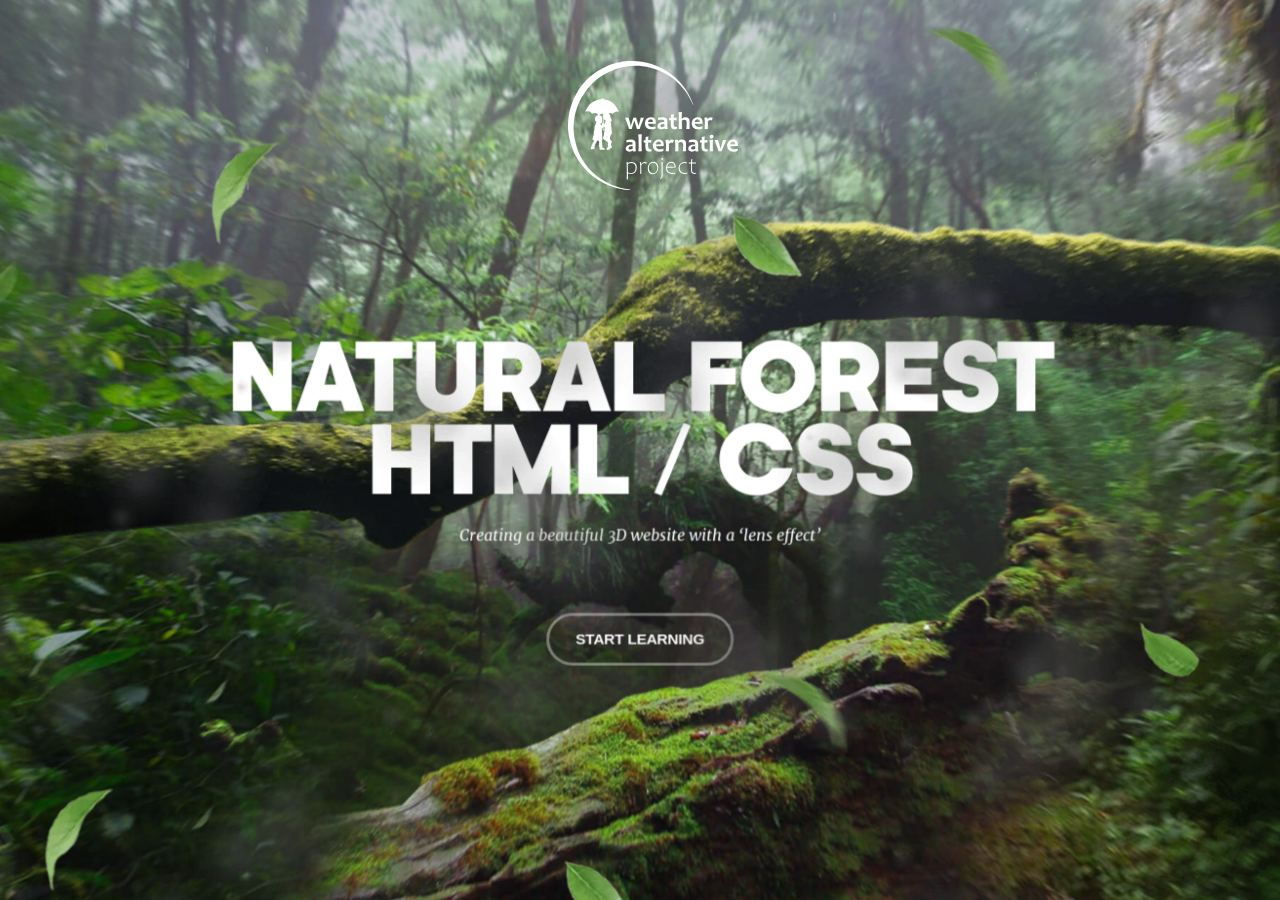
<file: parallax/index.html>
<!DOCTYPE html>
<html lang="en">
<head>
    <meta charset="UTF-8">
    <meta http-equiv="X-UA-Compatible" content="IE=edge">
    <meta name="viewport" content="width=device-width, initial-scale=1.0">
    <title>Document</title>
    <link rel="stylesheet" href="css/main.css">
    <script src="js/app.js" defer></script>
    <script src="libs/rain.js" defer></script>
</head>
<body>
    <div class="logo" style="background-image: url(img/logo.svg);"></div>

    <section class="layers">
        <div class="layers__container">
            <div class="layers__item layer-1" style="background-image: url(img/layer-1.jpg);"></div>
            <div class="layers__item layer-2" style="background-image: url(img/layer-2.png);"></div>
            <div class="layers__item layer-3">
                <div class="hero-content">
                    <h1>Natural Forest <span>HTML / CSS</span></h1>
                    <div class="hero-content__p">Creating a beautiful 3D website with a ‘lens effect’</div>
                    <button class="button-start">Start Learning</button>
                </div>
            </div>
            <div class="layers__item layer-4">
                <canvas class="rain"></canvas>
            </div>
            <div class="layers__item layer-5" style="background-image: url(img/layer-5.png);"></div>
            <div class="layers__item layer-6" style="background-image: url(img/layer-6.png);"></div>
        </div>
    </section>




</body>
</html>
</file>
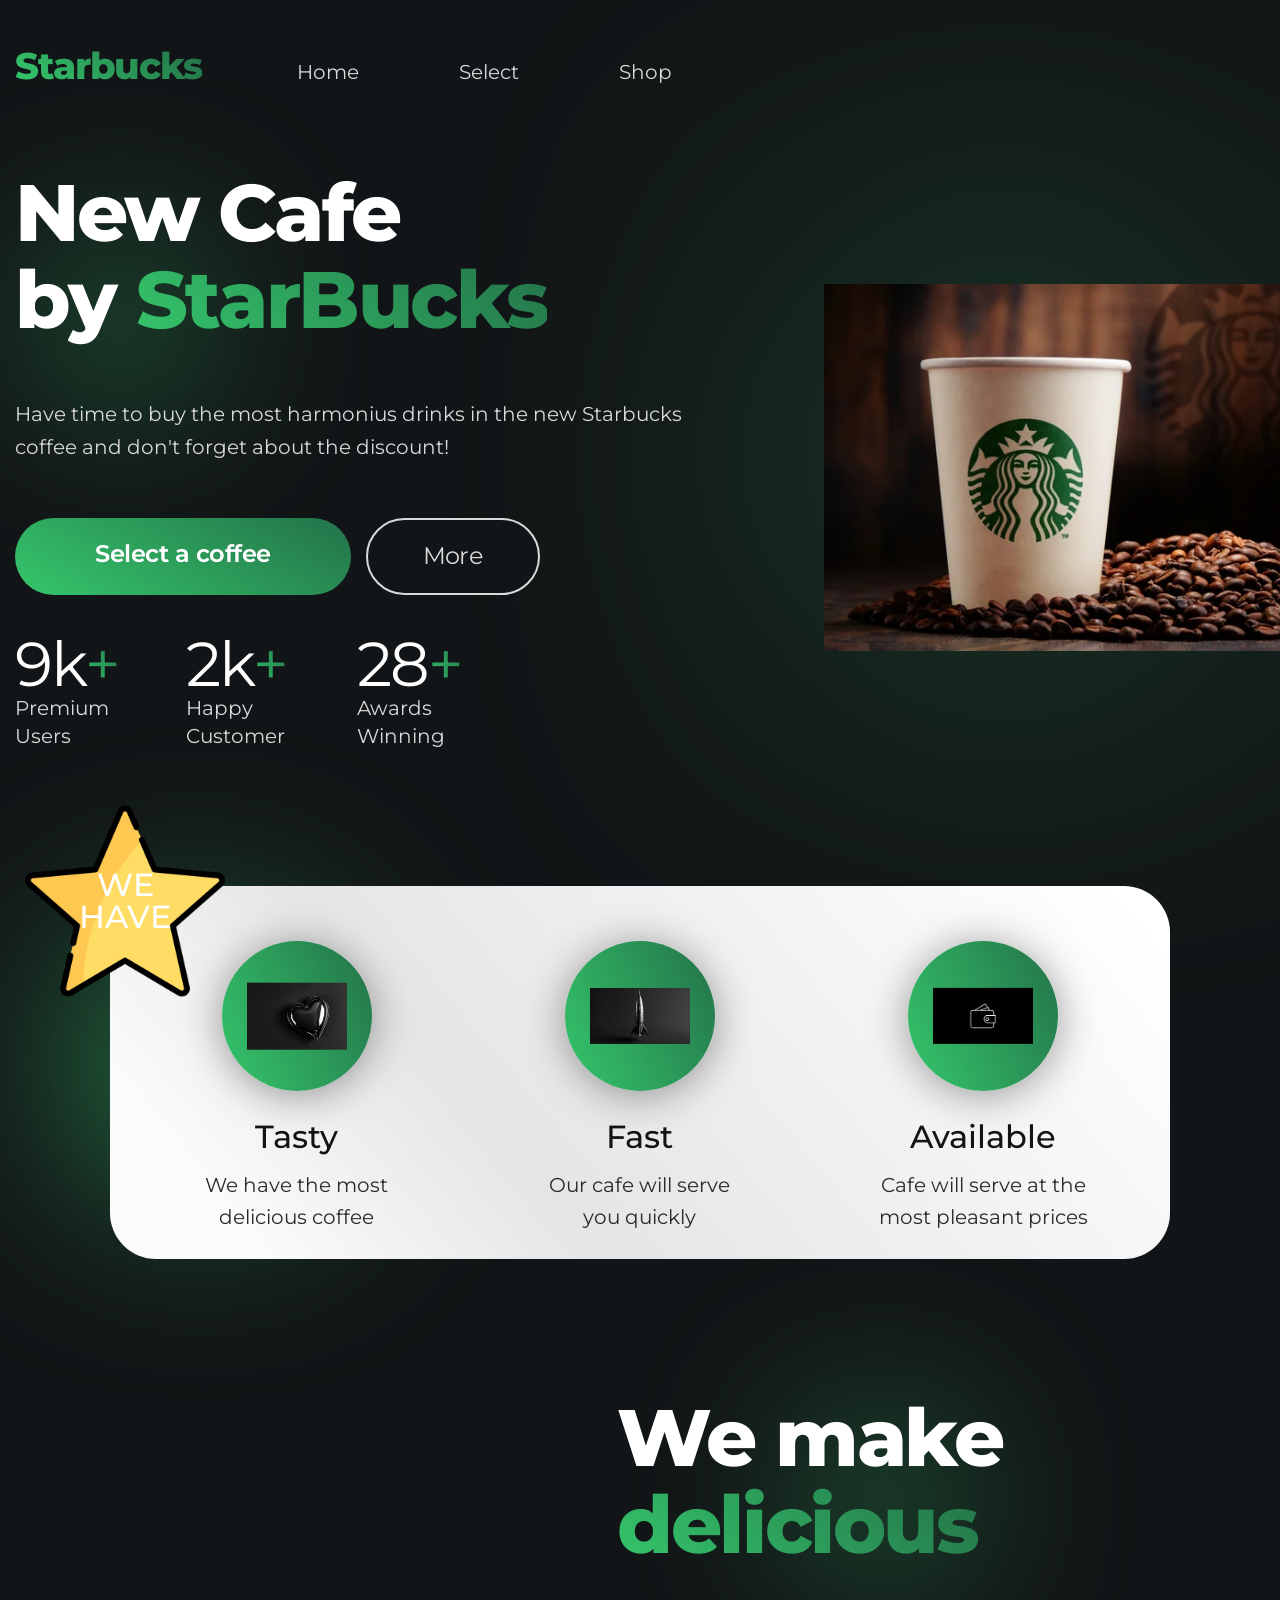
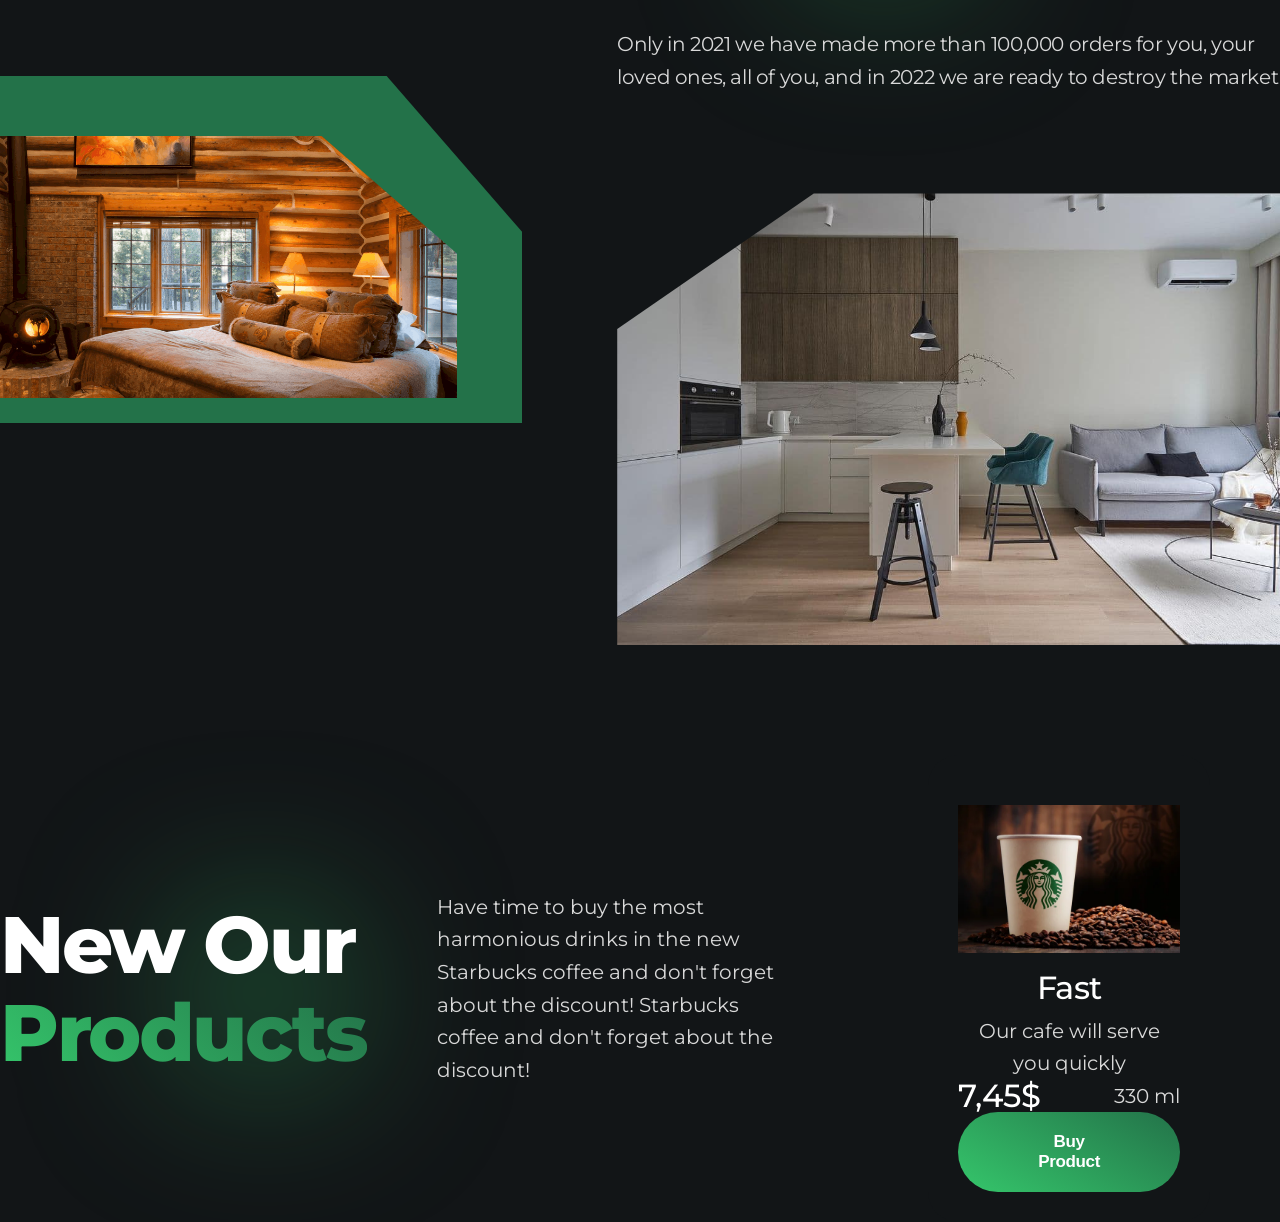
<file: starbocks 5/index.html>
<!DOCTYPE html>
<html lang="en">
    
<head>
    <meta charset="UTF-8">
    <meta name="viewport" content="width=device-width, initial-scale=1.0">
    <title>Starbucks Landing</title>
    <link rel="stylesheet" href="css/style.css">
    <style>
        .stats__item span {
            color: #fff;
            font-size: 40px;
        }

        .stats__item span::after {
            font-size: 24px;
            color: greenyellow;
        }
    </style>
</head>

<body>
    <header class="header">
        <div class="container">
            <a href="#!" class="logo text-gradient header__logo">Starbucks</a>
            
            <nav class="header__nav">
                <a href="#!" class="header__link">Home</a>
                <a href="#!" class="header__link">Select</a>
                <a href="#!" class="header__link">Shop</a>
            </nav>
        </div>
    </header>
    
    <main class="main">

        <!-- welcome -->

        <section class="welcome">
            <div class="container">
                <div class="welcome__desc">
                    <h1 class="title welcome__title">New Cafe <br> by <span class="text-gradient">StarBucks</span></h1>
                    <!-- ! &nbsp; -->
                    <p class="welcome__text">
                        Have time to buy the most harmonius drinks in the new&nbsp;Starbucks coffee and don't forget
                        about the discount!
                    </p>
                    <div class="welcome__btns-wrapper">
                        <a href="#!" class="btn">Select a coffee</a>
                        <a href="#!" class="link">More</a>
                    </div>
                    
                    <div class="history">
                        <p class="history__item">
                            <span class="history__num">9k</span>
                            Premium
                            Users
                        </p>
                        <p class="history__item">
                            <span class="history__num">2k</span>
                            Happy
                            Customer
                        </p>
                        <p class="history__item">
                            <span class="history__num">28</span>
                            Awards
                            Winning
                        </p>
                    </div>
                </div>
                

                <div class="welcome__img-wrapper">
                    <img src="./images/cups/green-big.jpg" alt="" class="welcome__img">
                </div>


            </div>
        </section>
        

        <!-- benefits -->

        <section class="benefits">
            <div class="container benefits__container">

                <!-- <p class="benefits__badge">we<br>have</p> -->
                

                
                <div class="benefits__item">
                    <div class="benefits__img-wrapper">
                        <img src="images/icons/3d/heart.jpg" alt="" class="benefits__icon benefits__icon--heart">
                    </div>
                    <p class="benefits__title">Tasty</p>
                    <p class="benefits__desc">We have the most delicious coffee</p>
                </div>

                <div class="benefits__item">
                    <div class="benefits__img-wrapper">
                        <img src="images/icons/3d/rocket.jpg" alt="" class="benefits__icon benefits__icon--rocket">
                    </div>
                    <p class="benefits__title">Fast</p>
                    <p class="benefits__desc">Our cafe will serve you quickly</p>
                </div>

                <div class="benefits__item">
                    <div class="benefits__img-wrapper">
                        <img src="images/icons/3d/money.jpg" alt="" class="benefits__icon benefits__icon--money">
                    </div>
                    <p class="benefits__title">Available</p>
                    <p class="benefits__desc">Cafe will serve at the most pleasant
                    prices</p>
                </div>
            </div>
        </section>

        <!-- stats -->

        <section class="stats">
            <div class="container">
                <div class="stats__img-wrapper">
                    <img src="images/room.jpg" alt="" class="stats__img">
                </div>

                <div class="stats__text">
                    <h2 class="title stats__title">We make <span 
                    class="text-gradient">delicious</span></h2>
                    <p class="stats__desc">Only in 2021 we have made more than 100,000
                        orders for you, your loved ones, all of you, and in 2022 we are
                        ready to destroy the market</p>
                    <img src="images/kitchen.jpg" alt="" class="stats__pic">
                </div>
            </div>
        </section>

        <!-- product -->

        <section class="product">
            <div class="products__text">
                <h2 class="title products__title">New Our <span
                class="text-gradient">Products</span></h2>
                <p class="products__desc">Have time to buy the most harmonious
                drinks in the new Starbucks coffee and don't forget about the 
                discount! Starbucks coffee and don't forget about the discount!
                </p>

                <p class="produts__cards">
                    <div class="card">
                        <div class="card__img-wrapper">
                            <img src="images/cups/green-big.jpg" alt="" class="card__img">
                        </div>
                        
                        <p class="card__title">Fast</p>
                        <p class="card__desc">Our cafe will serve you quickly</p>

                        <div class="card__row">
                            <p class="card__price">7,45$</p>
                            <p class="card__size">330 ml</p>
                        </div>

                        <button class="btn card__btn">Buy Product</button>
                    </div>
                </p>
            </div>
        </section>

    </main>
</body>
</html>
</file>
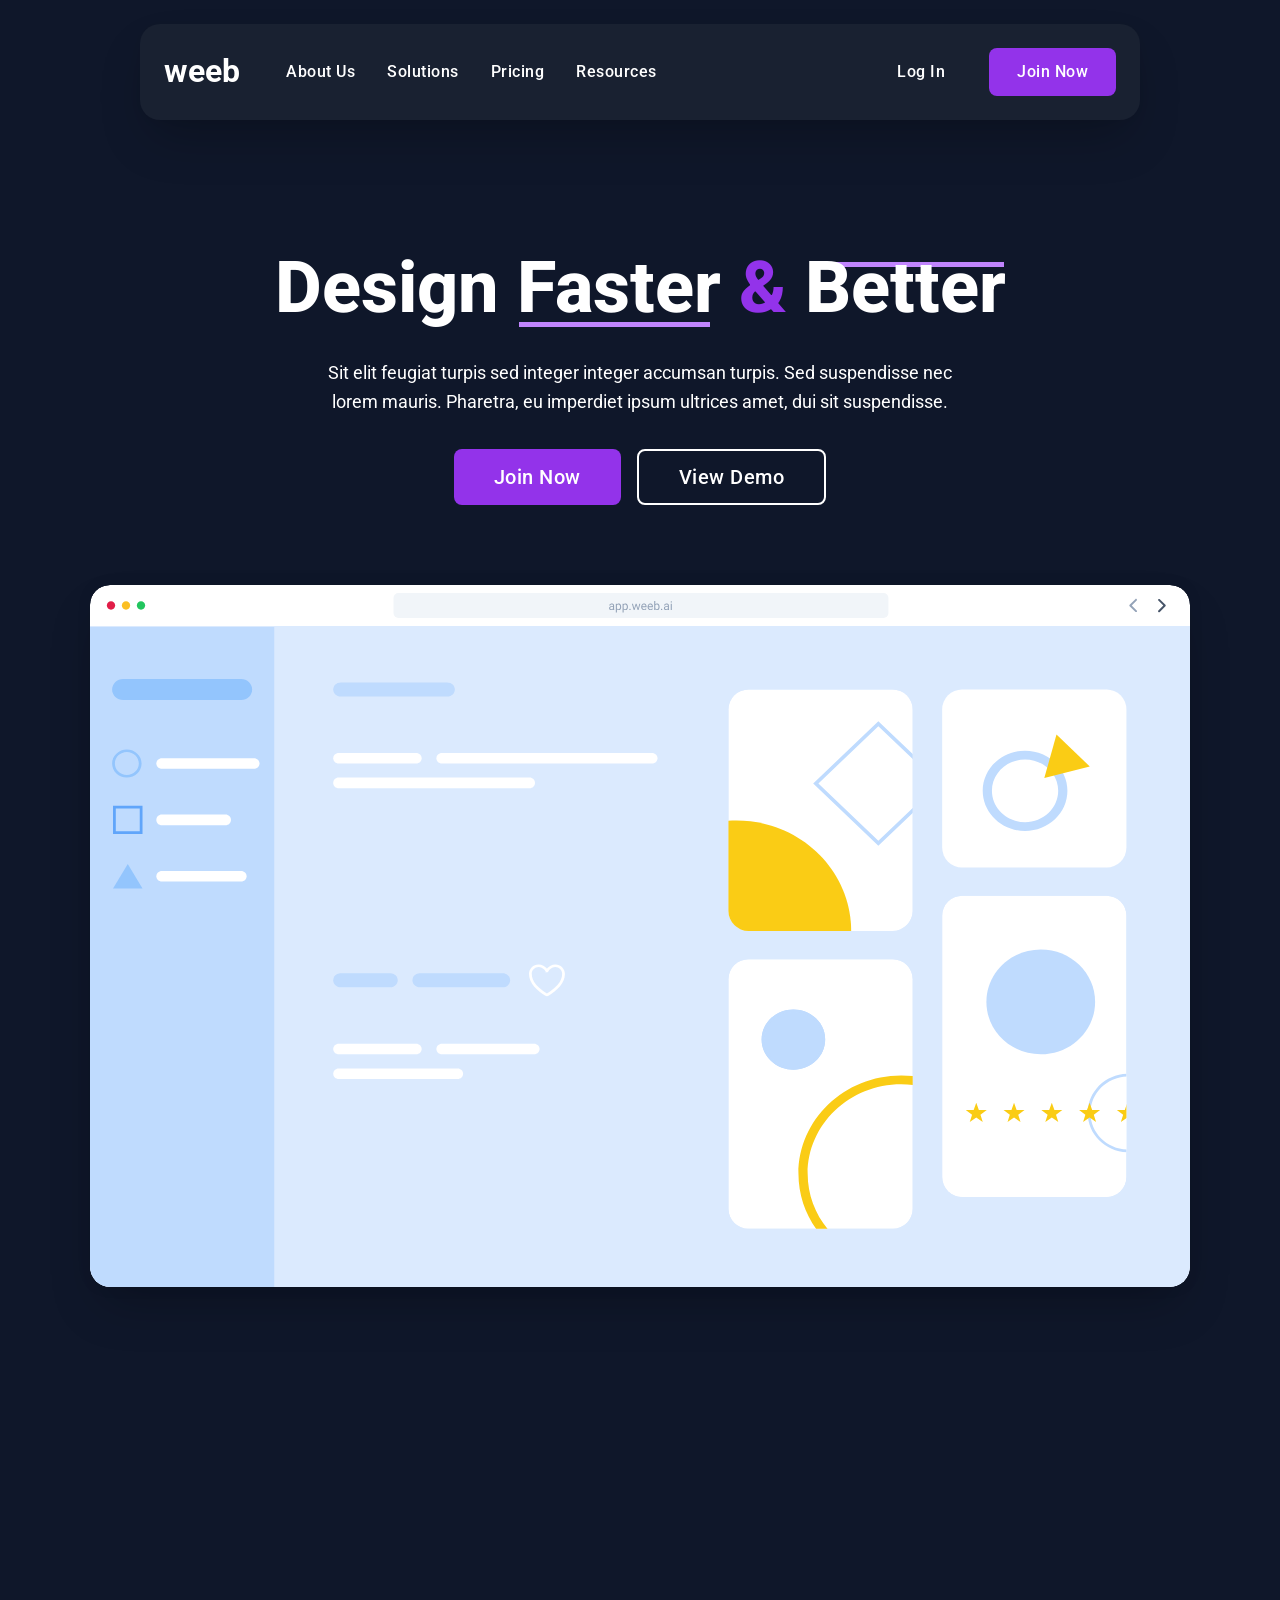
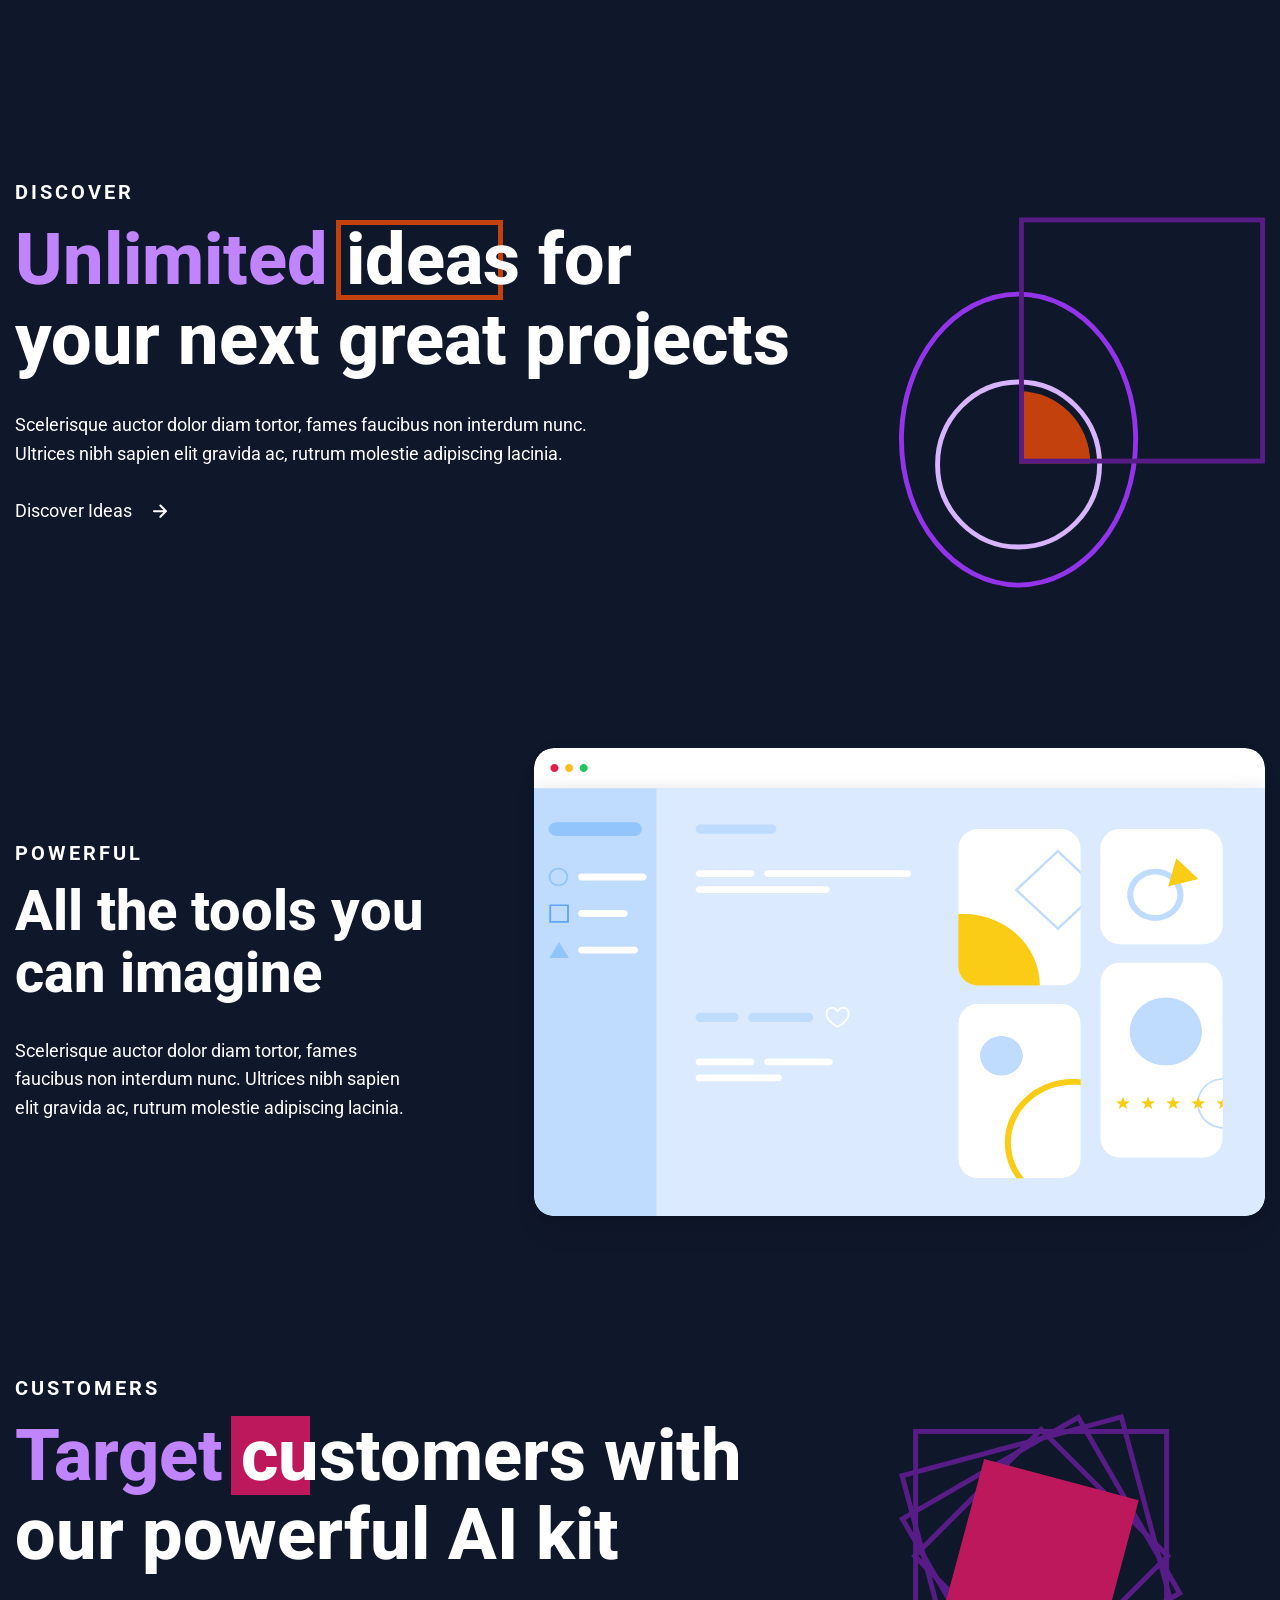
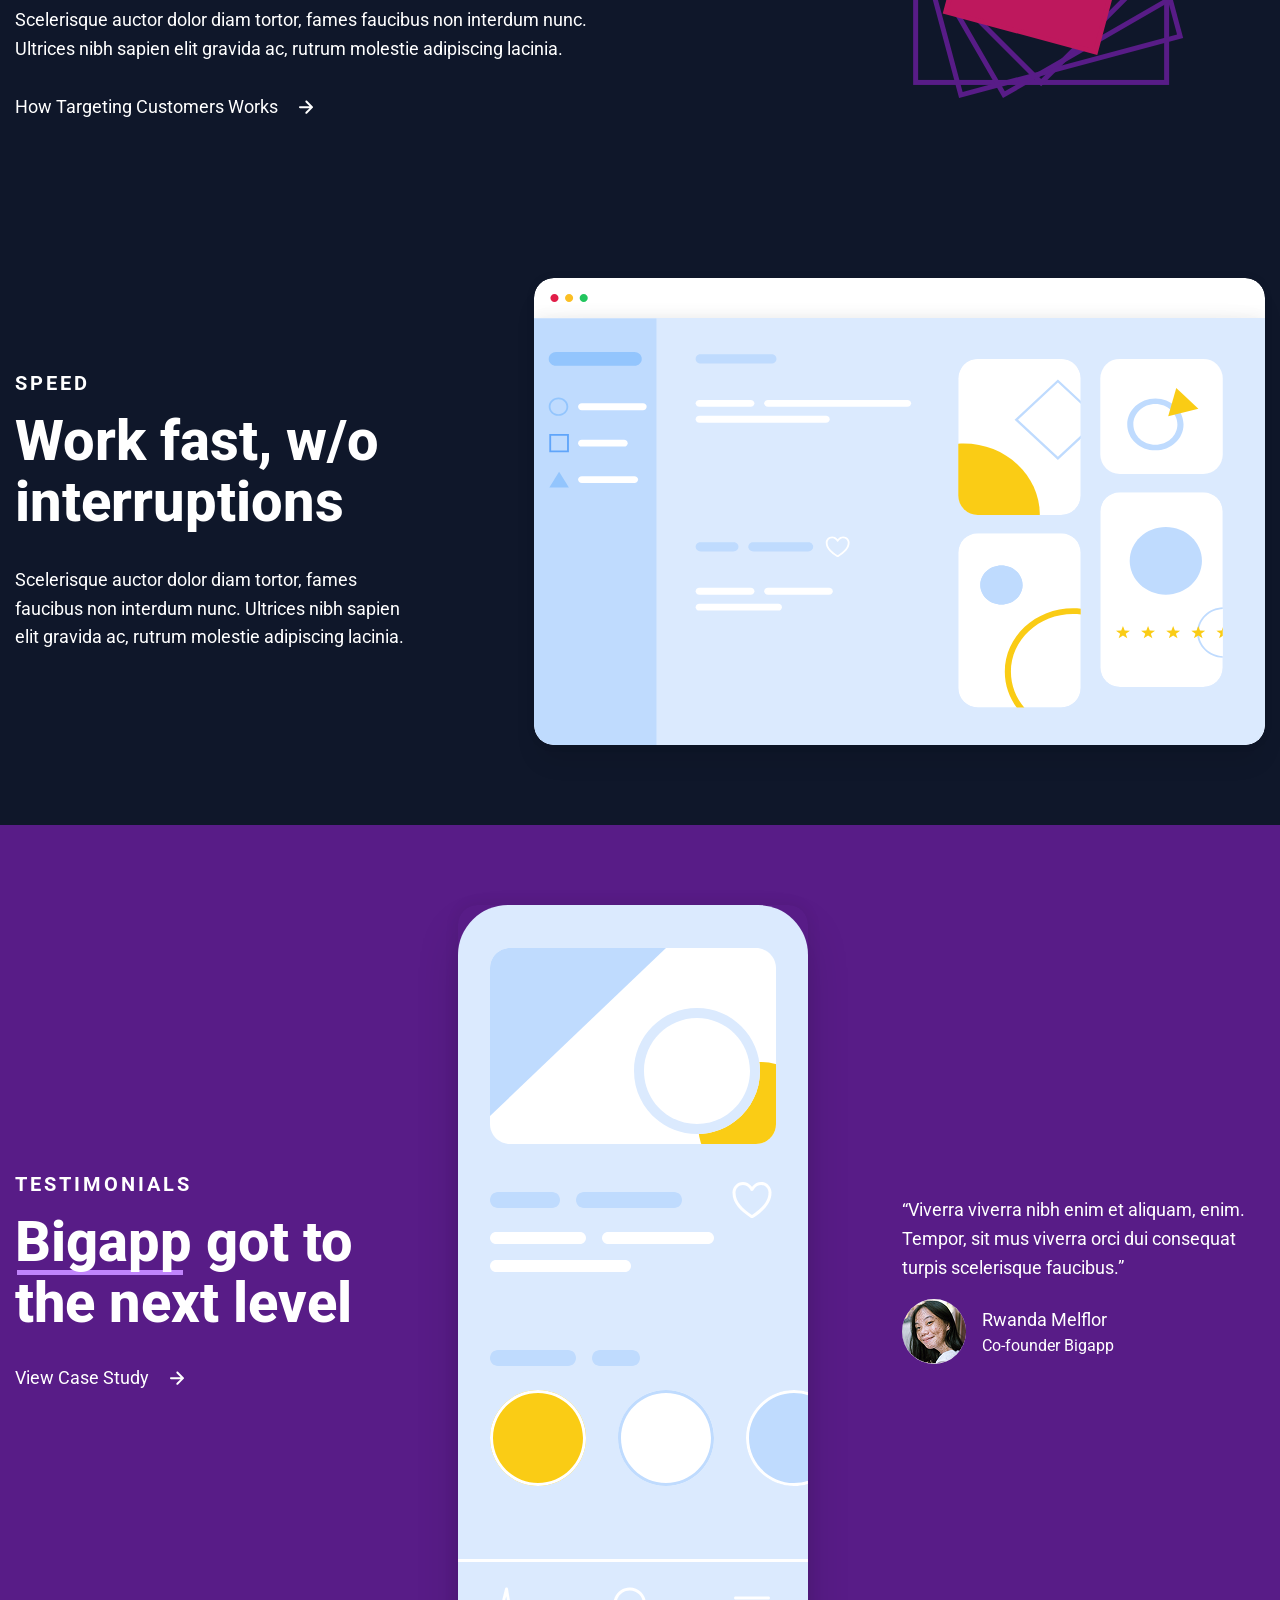
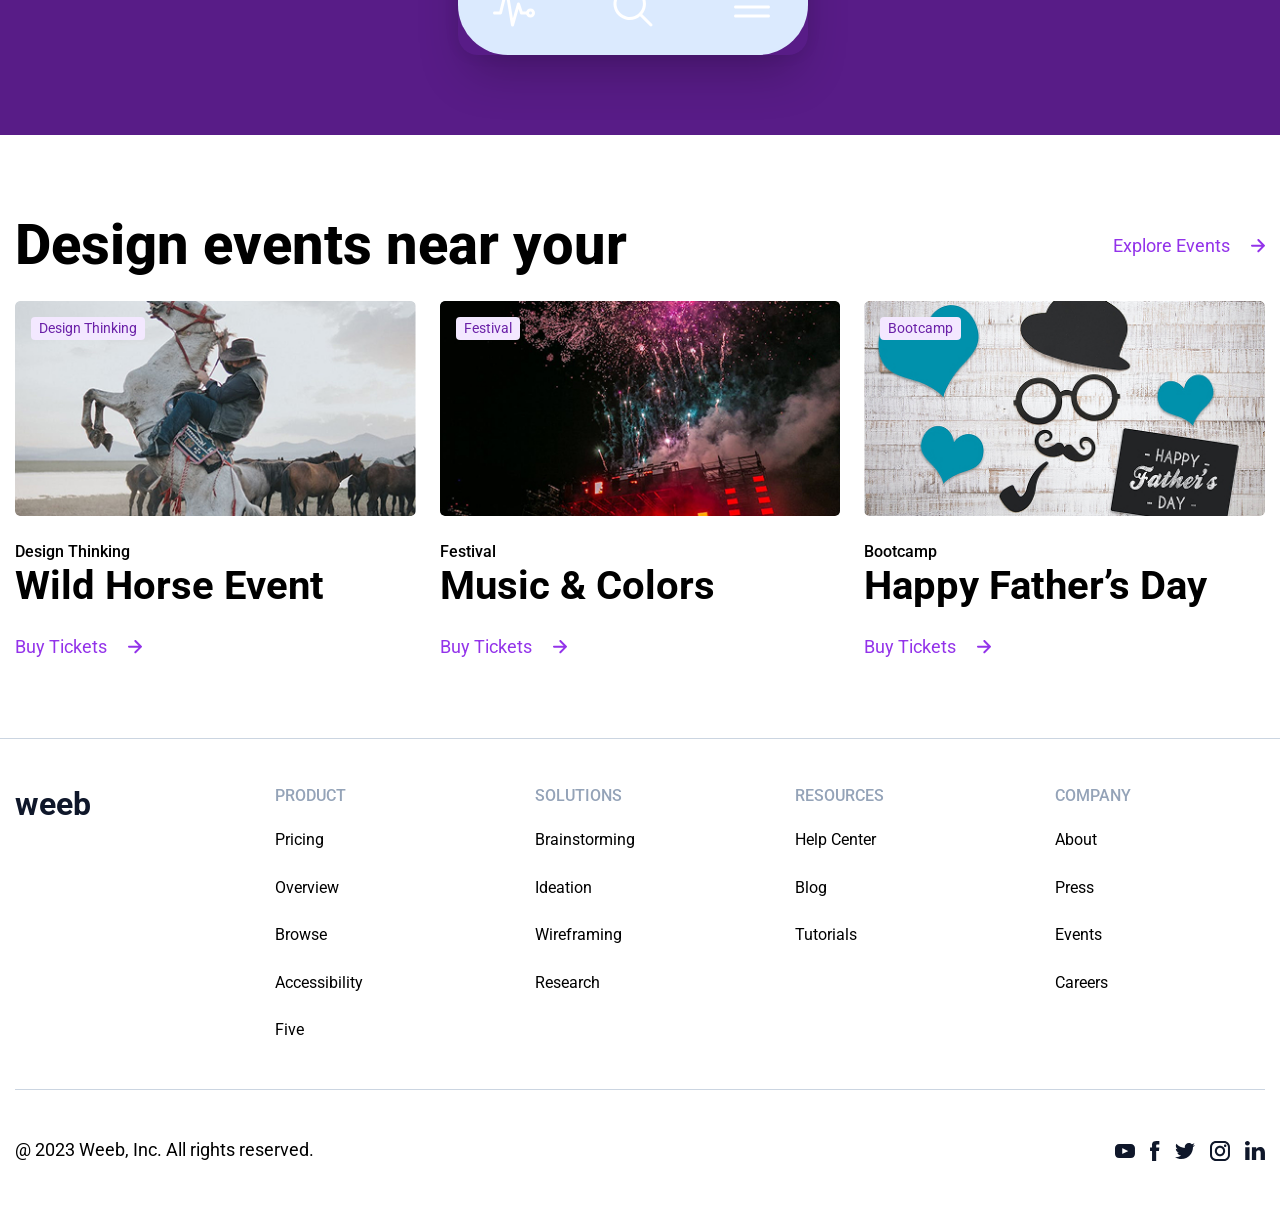
<file: weeb_2.2/weeb_2.2/index.html>
<!DOCTYPE html>
<html lang="en">
	<head>
		<meta charset="UTF-8">
		<meta name="viewport" content="width=device-width, initial-scale=1.0">
		<link href="https://fonts.googleapis.com/css?family=Roboto:regular,500,700,800&display=swap" rel="stylesheet">
		<link rel="stylesheet" href="css/style.css">
		<title>Weeb</title>
	</head>
	<body>
		<div class="wrapper">
			<header class="header">
				<div class="header__container">
					<div class="header__body">
						<a href="#" class="header__link-logo">weeb</a>
						<nav class="header__menu menu">
							<ul class="menu__list">
								<li class="menu__item">
									<a href="#" class="menu__link">About Us</a>
								</li>
								<li class="menu__item">
									<a href="#" class="menu__link">Solutions</a>
								</li>
								<li class="menu__item">
									<a href="#" class="menu__link">Pricing</a>
								</li>
								<li class="menu__item">
									<a href="#" class="menu__link">Resources</a>
								</li>
							</ul>
							<a href="#" class="menu__button button button--transparent button--mini">Log In</a>
							<a href="#" class="menu__button button button--mini">Join Now</a>
						</nav>
						<div class="header__actions actions-header">
							<a href="#" class="actions-header__button button button--transparent button--mini">Log In</a>
							<a href="#" class="actions-header__button button button--mini">Join Now</a>
							<button type="button" class="actions-header__icon-menu icon-menu"><span></span></button>
						</div>
					</div>
				</div>
			</header>
			<main class="page">
				<section class="page__hero hero">
					<div class="hero__container">
						<div class="hero__block-header block-header block-header--center">
							<div class="block-header__top">
								<h1 class="block-header__title">
									Design <span class="block-header__line block-header__line--bottom">Faster</span> <span class="block-header__purpur">&</span> <span class="block-header__line block-header__line--top"><span>Better</span></span>
								</h1>
							</div>
							<div class="block-header__text">
								<p>
									Sit elit feugiat turpis sed integer integer accumsan turpis. Sed suspendisse nec lorem mauris.
									Pharetra, eu imperdiet ipsum ultrices amet, dui sit suspendisse.
								</p>
							</div>
							<div class="block-header__buttons">
								<a href="#" class="block-header__button button ">Join Now</a>
								<a href="#" class="block-header__button button button--white-border">View Demo</a>
							</div>
						</div>
						<img src="img/hero/image.svg" class="hero__image" alt="Image">
					</div>
				</section>
				<section class="page__companies companies companies--anim">
					<div class="companies__container">
						<h2 class="companies__title title title--center">Join Leading Companies</h2>
						<div class="companies__items">
							<img class="companies__item" src="img/companies/01.svg" alt="Image">
							<img class="companies__item" src="img/companies/02.svg" alt="Image">
							<img class="companies__item" src="img/companies/03.svg" alt="Image">
							<img class="companies__item" src="img/companies/04.svg" alt="Image">
							<img class="companies__item" src="img/companies/05.svg" alt="Image">
						</div>
					</div>
				</section>
				<section class="page__discover discover">
					<div class="discover__container">
						<div class="discover__body">
							<div class="discover__block-header block-header">
								<div class="block-header__top">
									<div class="block-header__label label label--margin">Discover</div>
									<h2 class="block-header__title">
										<span class="block-header__lite-purpur">Unlimited</span> <span class="block-header__border"><span>ideas</span></span> for your next great projects
									</h2>
								</div>
								<div class="block-header__text">
									<p>
										Scelerisque auctor dolor diam tortor, fames faucibus non interdum nunc.
										Ultrices nibh sapien elit gravida ac, rutrum molestie adipiscing lacinia.
									</p>
								</div>
								<a href="#" class="block-header__link"><span>Discover Ideas</span></a>
							</div>
						</div>
						<div class="discover__media">
							<img class="discover__image" src="img/discover/image.svg" alt="Image">
						</div>
					</div>
				</section>
				<section class="page__powerful powerful">
					<div class="powerful__container">
						<div class="powerful__body">
							<div class="powerful__block-header block-header">
								<div class="block-header__top">
									<div class="block-header__label label label--margin">Powerful</div>
									<h2 class="block-header__mini-title title">
										All the tools you can imagine
									</h2>
								</div>
								<div class="block-header__text">
									<p>
										Scelerisque auctor dolor diam tortor, fames faucibus non interdum nunc.
										Ultrices nibh sapien elit gravida ac, rutrum molestie adipiscing lacinia.
									</p>
								</div>
							</div>
						</div>
						<div class="powerful__media">
							<img class="powerful__image" src="img/powerful/image.svg" alt="Image">
						</div>
					</div>
				</section>
				<section class="page__customers customers">
					<div class="customers__container">
						<div class="customers__body">
							<div class="customers__block-header block-header">
								<div class="block-header__top">
									<div class="block-header__label label label--margin">customers</div>
									<h2 class="block-header__title">
										<span class="block-header__lite-purpur">Target</span> <span class="block-header__bg"><span>customers</span></span> with our powerful AI kit
									</h2>
								</div>
								<div class="block-header__text">
									<p>
										Scelerisque auctor dolor diam tortor, fames faucibus non interdum nunc.
										Ultrices nibh sapien elit gravida ac, rutrum molestie adipiscing lacinia.
									</p>
								</div>
								<a href="#" class="block-header__link"><span>How Targeting Customers Works</span></a>
							</div>
						</div>
						<div class="customers__media">
							<img class="customers__image" src="img/customers/image.svg" alt="Image">
						</div>
					</div>
				</section>
				<section class="page__speed speed">
					<div class="speed__container">
						<div class="speed__body">
							<div class="speed__block-header block-header">
								<div class="block-header__top">
									<div class="block-header__label label label--margin">speed</div>
									<h2 class="block-header__mini-title title">
										Work fast, w/o interruptions
									</h2>
								</div>
								<div class="block-header__text">
									<p>
										Scelerisque auctor dolor diam tortor, fames faucibus non interdum nunc.
										Ultrices nibh sapien elit gravida ac, rutrum molestie adipiscing lacinia.
									</p>
								</div>
							</div>
						</div>
						<div class="speed__media">
							<img class="speed__image" src="img/speed/image.svg" alt="Image">
						</div>
					</div>
				</section>
				<section class="page__testimonials testimonials">
					<div class="testimonials__container">
						<div class="testimonials__block-header block-header">
							<div class="block-header__top">
								<div class="block-header__label label label--margin">testimonials</div>
								<h2 class="block-header__mini-title title">
									<span class="block-header__line block-header__line--bottom"><span>Bigapp</span></span> got to the next level
								</h2>
							</div>
							<a href="#" class="block-header__link"><span>View Case Study</span></a>
						</div>
						<div class="testimonials__media">
							<img src="img/testimonials/image.svg" class="testimonials__image" alt="Image">
						</div>
						<div class="testimonials__item item-testimonial">
							<div class="item-testimonial__text">
								<p>“Viverra viverra nibh enim et aliquam, enim. Tempor, sit mus viverra orci dui consequat turpis scelerisque faucibus.”</p>
							</div>
							<div class="item-testimonial__body">
								<img src="img/testimonials/avatar.jpg" class="item-testimonial__avatar" alt="Image">
								<div class="item-testimonial__info">
									<div class="item-testimonial__name">Rwanda Melflor</div>
									<div class="item-testimonial__position">Co-founder Bigapp</div>
								</div>
							</div>
						</div>
					</div>
				</section>
				<section class="page__events events">
					<div class="events__container">
						<div class="events__header">
							<h2 class="events__title title">Design events near your</h2>
							<a href="#" class="events__link link-event"><span>Explore Events</span></a>
						</div>
						<div class="events__items">
							<article class="events__item item-event">
								<a href="#" class="item-event__category">
									Design Thinking
								</a>
								<a href="#" class="item-event__link-image">
									<img src="img/events/01.jpg" class="item-event__image" alt="Image">
								</a>
								<div class="item-event__body body-item-event">
									<a href="#" class="body-item-event__category">Design Thinking</a>
									<h4 class="body-item-event__title">
										<a href="#" class="body-item-event__link-title">Wild Horse Event</a>
									</h4>
									<a href="#" class="body-item-event__link link-event"><span>Buy Tickets</span></a>
								</div>
							</article>
							<article class="events__item item-event">
								<a href="#" class="item-event__category">
									Festival
								</a>
								<a href="#" class="item-event__link-image">
									<img src="img/events/02.jpg" class="item-event__image" alt="Image">
								</a>
								<div class="item-event__body body-item-event">
									<a href="#" class="body-item-event__category">Festival</a>
									<h4 class="body-item-event__title">
										<a href="#" class="body-item-event__link-title">Music & Colors</a>
									</h4>
									<a href="#" class="body-item-event__link link-event"><span>Buy Tickets</span></a>
								</div>
							</article>
							<article class="events__item item-event">
								<a href="#" class="item-event__category">
									Bootcamp
								</a>
								<a href="#" class="item-event__link-image">
									<img src="img/events/03.jpg" class="item-event__image" alt="Image">
								</a>
								<div class="item-event__body body-item-event">
									<a href="#" class="body-item-event__category">Bootcamp</a>
									<h4 class="body-item-event__title">
										<a href="#" class="body-item-event__link-title">Happy Father’s Day</a>
									</h4>
									<a href="#" class="body-item-event__link link-event"><span>Buy Tickets</span></a>
								</div>
							</article>
						</div>
					</div>
				</section>
			</main>
			<footer class="footer">
				<div class="footer__container">
					<div class="footer__body">
						<a href="#" class="footer__logo">weeb</a>
						<div class="footer__nav nav-footer">
							<div class="nav-footer__title">PRODUCT</div>
							<ul class="nav-footer__list">
								<li class="nav-footer__item">
									<a href="#" class="nav-footer__link">Pricing</a>
								</li>
								<li class="nav-footer__item">
									<a href="#" class="nav-footer__link">Overview</a>
								</li>
								<li class="nav-footer__item">
									<a href="#" class="nav-footer__link">Browse</a>
								</li>
								<li class="nav-footer__item">
									<a href="#" class="nav-footer__link">Accessibility</a>
								</li>
								<li class="nav-footer__item">
									<a href="#" class="nav-footer__link">Five</a>
								</li>
							</ul>
						</div>
						<div class="footer__nav nav-footer">
							<div class="nav-footer__title">Solutions</div>
							<ul class="nav-footer__list">
								<li class="nav-footer__item">
									<a href="#" class="nav-footer__link">Brainstorming</a>
								</li>
								<li class="nav-footer__item">
									<a href="#" class="nav-footer__link">Ideation</a>
								</li>
								<li class="nav-footer__item">
									<a href="#" class="nav-footer__link">Wireframing</a>
								</li>
								<li class="nav-footer__item">
									<a href="#" class="nav-footer__link">Research</a>
								</li>
							</ul>
						</div>
						<div class="footer__nav nav-footer">
							<div class="nav-footer__title">Resources</div>
							<ul class="nav-footer__list">
								<li class="nav-footer__item">
									<a href="#" class="nav-footer__link">Help Center</a>
								</li>
								<li class="nav-footer__item">
									<a href="#" class="nav-footer__link">Blog</a>
								</li>
								<li class="nav-footer__item">
									<a href="#" class="nav-footer__link">Tutorials</a>
								</li>
							</ul>
						</div>
						<div class="footer__nav nav-footer">
							<div class="nav-footer__title">Company</div>
							<ul class="nav-footer__list">
								<li class="nav-footer__item">
									<a href="#" class="nav-footer__link">About</a>
								</li>
								<li class="nav-footer__item">
									<a href="#" class="nav-footer__link">Press</a>
								</li>
								<li class="nav-footer__item">
									<a href="#" class="nav-footer__link">Events</a>
								</li>
								<li class="nav-footer__item">
									<a href="#" class="nav-footer__link">Careers</a>
								</li>
							</ul>
						</div>
					</div>
					<div class="footer__bottom">
						<div class="footer__copy">@ 2023 Weeb, Inc. All rights reserved.</div>
						<ul class="footer__social social">
							<li class="social__item">
								<a href="#" class="social__link">
									<img src="img/icons/yt.svg" alt="Image">
								</a>
							</li>
							<li class="social__item">
								<a href="#" class="social__link">
									<img src="img/icons/fb.svg" alt="Image">
								</a>
							</li>
							<li class="social__item">
								<a href="#" class="social__link">
									<img src="img/icons/tw.svg" alt="Image">
								</a>
							</li>
							<li class="social__item">
								<a href="#" class="social__link">
									<img src="img/icons/insta.svg" alt="Image">
								</a>
							</li>
							<li class="social__item">
								<a href="#" class="social__link">
									<img src="img/icons/linkdin.svg" alt="Image">
								</a>
							</li>
						</ul>
					</div>
				</div>
			</footer>
		</div>
		<script src="js/script.js"></script>
	</body>
</html>
</file>
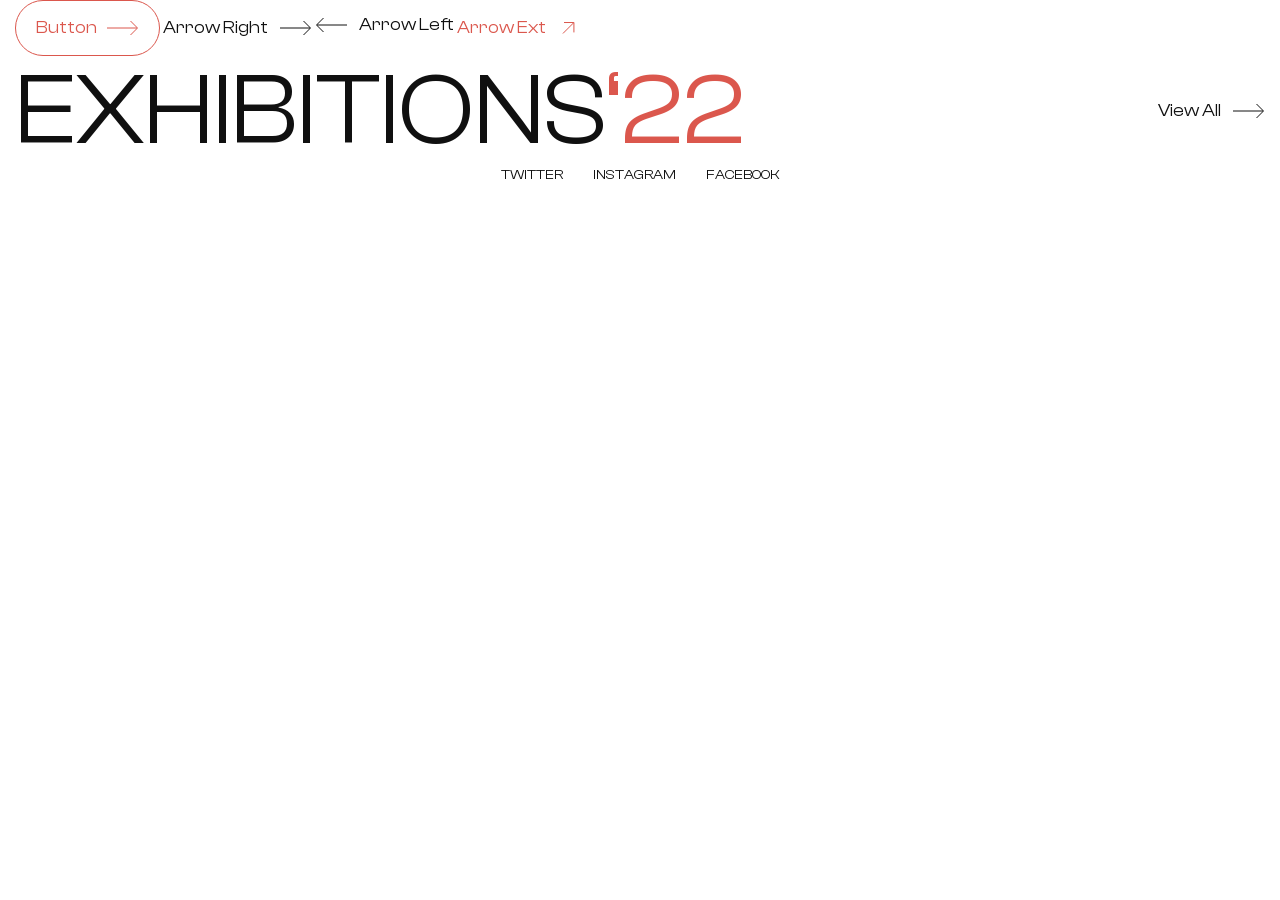
<file: gronberg_9/_components.html>
<!DOCTYPE html>
<html lang="en">
	<head>
		<meta charset="UTF-8">
		<meta name="viewport" content="width=device-width, initial-scale=1.0">
		<link rel="stylesheet" href="css/reset.css">
		<link rel="stylesheet" href="css/fonts.css">
		<link rel="stylesheet" href="css/components.css">
		<link rel="stylesheet" href="css/style.css">
		<title>Components</title>
	</head>
	<body>
		<div class="wrapper">
			<div class="components">
				<div class="components__container">
					<a href="#" class="button">
						Button
						<svg width="32" height="16" viewBox="0 0 32 16" fill="none" xmlns="http://www.w3.org/2000/svg">
							<path d="M0 8H30" />
							<path d="M23.5 1L30.5 8L23.5 15" />
						</svg>
					</a>
					<a href="#" class="arrow-link">
						Arrow Right
						<svg width="32" height="16" viewBox="0 0 32 16" fill="none" xmlns="http://www.w3.org/2000/svg">
							<path d="M0 8H30" />
							<path d="M23.5 1L30.5 8L23.5 15" />
						</svg>
					</a>
					<a href="#" class="arrow-link arrow-link--left">
						Arrow Left
						<svg width="32" height="16" viewBox="0 0 32 16" fill="none" xmlns="http://www.w3.org/2000/svg">
							<path d="M0 8H30" />
							<path d="M23.5 1L30.5 8L23.5 15" />
						</svg>
					</a>
					<a href="#" class="arrow-link arrow-link--dark">
						Arrow Ext
						<svg width="21" height="22" viewBox="0 0 21 22" fill="none" xmlns="http://www.w3.org/2000/svg">
							<path d="M4.94971 16.4801L15.5563 5.8735" />
							<path d="M6.0105 5.5199H15.91V15.4194" />
						</svg>
					</a>

					<!-- Заголовок секції -->

					<div class="block-header">
						<h2 class="block-header__title">
							Exhibitions<span>‘22</span>
						</h2>
						<a href="#" class="block-header__link arrow-link">
							View All
							<svg width="32" height="16" viewBox="0 0 32 16" fill="none" xmlns="http://www.w3.org/2000/svg">
								<path d="M0 8H30" />
								<path d="M23.5 1L30.5 8L23.5 15" />
							</svg>
						</a>
					</div>

					<ul class="social">
						<li class="social__item">
							<a href="#" target="_blank" class="social__link">Twitter</a>
						</li>
						<li class="social__item">
							<a href="#" target="_blank" class="social__link">Instagram</a>
						</li>
						<li class="social__item">
							<a href="#" target="_blank" class="social__link">FAcebook</a>
						</li>
					</ul>

				</div>
			</div>

		</div>
	</body>
</html>
</file>
<file: Corona.3/css/style.css>
/* Обнуление */

*,
*::before,
*::after {
    margin: 0;
    padding: 0;
    box-sizing: border-box;
}

a {
    text-decoration: none;
}

ul,
ol,
li {
    list-style: none;
}

img {
    vertical-align: top;
}

h1,
h2,
h3,
h4,
h5,
h6 {
    font-weight:  inherit;
    font-style: inherit;
}

html,
body {
    height: 100%;
    line-height: 1;
}

body {
    font-family: Rubik;
    font-size: 12px;
    color: #616161;
}

.wrapper {
    overflow: hidden;
    display: flex;
    flex-direction: column;
    min-height: 100%;
}

/* ---------------------- */


.main {
    flex: 1 1 auto;
}

[class*="__container"] {
    max-width: 1087px;
    margin: 0px auto;
    padding: 0px 15px;
}

/* PC */

@media (max-width: 1087px) {
    [class*="__container"] {
        max-width: 970px;
    }
}

/* TABLET */

@media (max-width: 991.98px) {
    [class*="__container"] {
        max-width: 750px;
    }
}

/* MOBILE */

@media (max-width: 768px) {
    [class*="__container"] {
        max-width: 750px;
    }
}

/* MOBILE SMALL */

@media (max-width: 479.98px) {

}

/* ---------------------- */

.header {
    position: absolute;
    width: 100%;
    top: 0;
    left: 0;
    z-index: 5;
}

.header__container {
    display: flex;
    min-height: 114px;
    align-items: center;
}

.header__logo {
    position: relative;
    z-index: 5;
}

.header__menu {
    flex: 1 1 auto;

}

.header__button {
    position: relative;
    z-index: 5;
    flex: 0 0 252px;
    display: flex;
    justify-content: flex-end;
    align-items: center;
}


/* ---------------------- */


.menu {
    display: flex;
    justify-content: flex-end;
}

.menu__list {
    display: flex;
}

.menu__item {
    margin: 0px 40px 0px 0px;
}

.menu__link {
    font-family: Raleway;
    text-decoration: uppercase;
    font-weight: bold;
    font-size: 10px;
    line-height: 1.2;
    color: #000;
    letter-spacing: 1px;
}

.menu__link:hover {
    text-decoration: underline;
}


@media (max-width: 991.98px) {
    .header__container {
        min-height: 80px;
    }
    .header__button {
        flex: 0 0 170px;
    }

    .menu__item {
        margin: 0px 30px 0px 0px;
    }
}

@media (max-width: 767.98px) {
    .menu__body {
        position: fixed;
        top: 0;
        left: -100%;
        width: 100%;
        height: 100%;
        overflow: auto;
        background-color: #fff;
        padding: 90px 15px 30px 15px;
        transition: left 0.3s ease 0s;
    }

    header:target .menu__body{
        left: 0;
    }

    .header:target .menu__body::before {
        content: "";
        position: fixed;
        top: 0;
        left: 0;
        height: 80px;
        width: 100%;
        background-color: #fff;
    }
    .menu__list {
        flex-direction: column;
        justify-content: center;
        align-items: center;;
    }

    .menu__item {
        margin: 0px 0px 25px 0px;
    } 

    .menu__item:last-child {
        margin-bottom: 0px;
    }

    .menu__link {
        /* color: #fff; */
        font-size: 20px;
    }
}

@media (max-width: 479.98px) {
    .header__logo {
        flex: 0 0 40px;
        overflow: hidden;
    }
}

/* ---------------------- */

.button {
    display: inline-block;
    font-family: Rubik;
    text-transform: uppercase;
    font-weight: 800;
    font-size: 10px;
    line-height: 1.2;
    letter-spacing: 1px;
    color: #fcfdfe;
    padding: 14px 30px;
    border-radius: 5px;
    background-color: #ec5863;
    transition: background-color 0.3s ease 0s;
}

.button:hover {
    background-color: #f37a82;
}

.button__blue {
    background-color: #4285f4;
}

.button__blue:hover {
    background-color: #70a3f7;
}

/* ---------------------- */
.close-icon-menu,
.icon-menu {
    display: none;
}

@media (max-width: 767.98px) {
    .icon-menu {
        display: flex;
        position: relative;
        flex: 0 0 30px;
        height: 18px;
        display: flex;
        flex-direction: column;
        justify-content: space-between;
        margin: 0px 0px 0px 20px;
    }

    .icon-menu::before,
    .icon-menu::after {
        content: "";
        background-color: #000;
        height: 2px;
    }

    .icon-menu span {
        height: 2px;
        background-color: #000;
    }

    .close-icon-menu {
        flex: 0 0 30px;
        height: 30px;
        position: relative;
        margin: 0px 0px 0px 20px;
    }

    .close-icon-menu::before,
    .close-icon-menu::after {
        content: "";
        position: absolute;
        top: 50%;
        left: 0;
        width: 100%;
        background-color: #000;
        height: 2px;
    }

    .close-icon-menu::before {
        transform: rotate(45deg);
    }

    .close-icon-menu::after {
        transform: rotate(-45deg);
    }

    .header:target .icon-menu {
        display: none;
    }
     
    .header:target .close-icon-menu {
        display: flex;
    }
}

/* ---------------------- */

.block-text {
    
}

.block-text__center {
    text-align: center;
}

.block-text__title {
    font-weight: 700;
    font-size: 44px;
    line-height: 126%;
    color: #000;
}

.block-text__title:not(:last-child){
    margin: 0px 0px 12px 0px;
}

.block-text__title span {
    color: #ec5863;
}
.block-text__title_blue span  {
    color: #4285f4;
}

.block-text__text {
    line-height: 138.5%;
}

.block-text__text__mw {
    max-width: 620px;
    margin: 0px auto;
}

.block-text__text:not(:last-child){
    margin: 0px 0px 24px 0px;
}

.block-text__button {
}

@media (max-width: 767.98px) {
    .block-text__title {
        font-size: 34px;
    }
}


/* ---------------------- */


.get-started {
    background-color: #fafbfd;
}

.get-started__container {
    padding: 150px 15px 50px 0px;
    display: flex;
    align-items: center;
    flex-wrap: wrap;
    position: relative;
}

.get-started__container::before {
    content: "";
    position: absolute;
    width: 100vw;
    height: 100%;
    right: 267px;
    top: 0;
    margin: 0px 0px 0px -252px;
    transform: translate(100%, 0px);
    border-radius: 30px 0px 0px 30px;
    background-color: #ec5863;
}

.get-started__content {
    flex: 0 1 48%;
    padding: 0px 20px;
}

.get-started__block-text {
    max-width: 410px;
}


.get-started__video {
    flex: 1 1 100%;
    padding: 60px 0px 0px 20px;
}

.get-started__image {
    flex: 0 1 52%;
    position: relative;
    z-index: 2;
}

.get-started__image img {
    max-width: 100%;
}

.video-get-started {
    display: inline-flex;
    align-items: center;
}

.video-get-started__icon {
    flex: 0 0 44px;
}

.video-get-started__body {
    padding: 0px 0px 0px 12px;
}

.video-get-started__title {
    color: #b0b0b0;
    font-size: 13px;
    line-height: 126%;
    letter-spacing: 1.5px;
}

.video-get-started__title:not(:last-child) {
    margin: 0px 0px 5px 0px;
}

.video-get-started__text {
    text-transform: uppercase;
    font-size: 9px;
    color: #000;
    line-height: 126%;
    letter-spacing: 2px;

}

@media (max-width: 991.98px) {
    .get-started__container::before {
        right: 185px;
        border-radius: 20px 0px 0px 20px;
    }
}

@media (max-width: 767.98px) {
    .get-started__container {
        padding: 100px 15px 30px 15px;
    }
    .get-started__container::before {
        display: none;
    }

    .get-started__block-text {
        max-width: none;
    }

    .get-started__content {
        flex: 1 1 100%;
        padding: 0;
    }

    .get-started__image {
        flex: 1 1 100%;
        text-align: center;
        padding: 30px 0;
    }

    .get-started__video {
        padding: 0;
    }
}



/* ---------------------- */


.stay-safe {
    padding: 80px 0px;
}

.stay-safe__container {
    display: flex;
    align-items: center;
}

.stay-safe__media {
    flex: 0 1 50%;
    padding: 0px 0px 0px 47px;
}

.media-stay-safe {
    width: 373px;
    padding: 56px 0px 27px 0px;
    text-align: center;
    position: relative;
}

.media-stay-safe__image {
    display: inline-block;
    box-shadow: 2px 4px 32px rgba(0, 0, 0, 0.12);
    border-radius: 16px;
    position: relative;
    width: auto;
}

.media-stay-safe__image img {
    position: relative;
    z-index: 5;
    max-width: 100%;
}

.media-stay-safe__image::after {
    content: "";
    position: absolute;
    bottom: -12px;
    left: 12px;
    width: 206px;
    height: 27px;
    z-index: 2;
    background: rgba(240, 240, 240, 0.49);
    border-radius: 16px;
}


.stay-safe__content {
    flex: 0 1 50%;
}

.stay-safe__block-text {
}

.media-stay-safe__item {
    position: absolute;
    background-color: #ec5863;
    border-radius: 30px;
    width: 77px;
    height: 77px;
}

.media-stay-safe__item_1 {
    top: 0;
    left: 0;
    width: 147px;
    height: 147px;
}

.media-stay-safe__item_2 {
    bottom: 0;
    left: 33px;
}

.media-stay-safe__item_3 {
    bottom: 107px;
    right: 34px;
}



@media (max-width: 991.98px) {
    .stay-safe__media {
        padding: 40px 0px;
    }
}

@media (min-width: 991.98px) {
    .stay-safe__media {
        padding: 0px 0px 0px 47px;
    }
}

@media (max-width: 767.98px) {
    .stay-safe {
        padding: 30px 0px;
    }
    .stay-safe__container {
        flex-direction: column-reverse;
    }

    .stay-safe__container {
        margin: 0px 0px 30px 0px;
    }
}

@media (max-width: 479.98px) {
    .media-stay-safe {
        width: 290px;
    }
}



/* ---------------------- */


.experts {
    background-color: #fafbfd;
    padding: 103px 0px 116px 0px;
}

.experts__container {

}

.experts__statistics {
    
}


.experts__block-text {
    max-width: 400px;
}

.statistics-experts {
    max-width: 655px;
    margin: 0px auto;
    position: relative;
}

.experts__video {
    flex: 0 1 50%;
    padding: 0px 0px 30% 0px;
    position: relative;
    box-shadow: 0px 4px 18px rgba(88, 126, 236, 0.18);
    border-radius: 8px;
    overflow: hidden;
}

.experts__body {
    display: flex;
    align-items: center;
}

.experts__content {
    flex: 0 1 50%;
    padding: 0px 20px 0px 0px;
}
.experts__video iframe {
    position: absolute;
    width: 100%;
    height: 100%;
    top: 0;
    left: 0;
    object-fit: cover;
}

@media (max-width: 767.98px) {
    .experts {
        padding: 80px 0px 30px 0px;
    }

    .experts__body {
        align-items: stretch;
        flex-direction: column;
    }

    .experts__video {
        padding: 0px 0px 58% 0px;
    }

    .experts__content {
        padding: 0px;
        margin: 0px 0px 30px 0px;
    }
}

.statistics-experts__body {
    background-color: #fff;
    box-shadow: 0px 2px 24px rgba(88, 126, 236, 0.15);
    border-radius: 16px;
    position: relative;
    z-index: 2;
    margin: 0px 0px 80px 0px;
}

.body-statistics-experts {
    padding: 25px 80px;
    display: flex;
    align-items: center;
}

.body-statistics-experts__item {
    flex: 0 1 25%;
    text-align: center;
}

.body-statistics-experts__item:last-child {
    flex: 0 1 50%;
}

.body-statistics-experts__value {
    font-weight: 700;
    font-size: 36px;
    line-height: 1.2;
    letter-spacing: 1px;
    color: #ec5863;
    margin-bottom: 5px;
}

.body-statistics-experts__text {
    font-weight: bold;
    font-size: 11px;
    line-height: 2.8;
    letter-spacing: 3px;
    text-transform: uppercase;
    color: #000;
}

.statistics-experts__decor {
    position: absolute;
    background-color: #ec5863;
    border-radius: 30px;
}

.statistics-experts__decor_1 {
    width: 65px;
    height: 65px;
    transform: rotate(-30deg);
    bottom: -21px;
    left: -21px;
    border-radius: 16px;
}

.statistics-experts__decor_2 {
    width: 97px;
    height: 97px;
    right: 50%;
    top: -40px;
    transform: rotate(30deg);
}

.statistics-experts__decor_3 {
    width: 128px;
    height: 128px;
    right: -55px;
    top: 0px;
    transform: rotate(-30deg);
}

@media (max-width: 767.98px) {
    .statistics-experts__body {
        margin: 0px 0px 50px 0px;
    }

    .body-statistics-experts {
        padding: 25px;
    }
}

@media (max-width: 479.98px) {
    .body-statistics-experts {
        flex-direction: column;
    }
    .body-statistics-experts__item:not(:last-child) {
        margin: 0px 0px 15px 0px;
    }
}


/* ---------------------- */


.healthcare {
    padding: 80px 0px 30px 0px;
}

.healthcare__container {

}

.healthcare__block-text {
    margin: 0px 0px 45px 0px;
}


.healthcare__items {
    display: flex;
    /* gap: 72px; */
}

.healthcare__column {
    position: relative;
    padding: 0px 36px;
    flex: 0 1 33.333%;
}

.healthcare__item {

}

.item-healthcare {
    height: 100%;
    position: relative;
    z-index: 2;
    background: #ffffff;
    box-shadow: 0px 4px 18px rgba(88, 126, 236, 0.18);
    border-radius: 8px;
    display: flex;
    flex-direction: column;
    align-items: center;
    text-align: center;
    padding: 35px 17px;
}

.item-healthcare__icon {
    margin: 0px 0px 58px 0px;
}

.item-healthcare__title {
    font-weight: bold;
    font-size: 16px;
    line-height: 138.5%;
    color: #000;
    margin: 0px 0px 4px 0px;
}

.item-healthcare__text {
    line-height: 138.5%;
}

.healthcare__column_1:before, 
.healthcare__column_1::after {
    content: "";
    position: absolute;
    background-color: #ec5863;
    border-radius: 16px;
}

.healthcare__column_1::before {
    width: 65px;
    height: 65px;
    bottom: -25px;
    left: 10px;
    transform: rotate(-30deg);
}

.healthcare__column_1::after {
    content: "";
    width: 97px;
    height: 97px;
    top: 35px;
    right: -10px;
    border-radius: 30px;
    transform: rotate(30deg);
}

.healthcare__column_2::after {
    content: "";
    position: absolute;
    background-color: #ec5863;
    width: 127px;
    height: 127px;
    bottom: -20px;
    right: -35px;
    border-radius: 30px;
    transform: rotate(55deg);
}

.healthcare__column_3::after {
    content: "";
    position: absolute;
    background-color: #ec5863;
    width: 65px;
    height: 65px;
    top: -25px;
    right: 10px;
    border-radius: 16px;
    transform: rotate(45deg);
}

@media (max-width: 1087px) {
    .healthcare__column {
        padding: 0px 15px;
    }
}

@media (max-width: 991.98px) {

    .healthcare {
        padding: 30px 0px 30px 0px;
    }

    .healthcare__items {
        flex-direction: column;
    }

    .healthcare__column:not(:last-child) {
        margin: 0px 0px 25px 0px;
    }
    
}


/* ---------------------- */



.footer {
    padding: 45px 0px;
}

.footer__container {
    display: flex;
    gap: 50px;
    justify-content: center;
    align-items: center;
}

.footer__items {
    display: flex;
    column-gap: 50px;
    row-gap: 20px;
    justify-content: center;
    align-items: center;
}

.footer__item {
     
}

@media (max-width: 500px) {
    .footer {
        padding: 30px 0px;
    }

    .footer__items {
        flex-direction: column;
    }
}
</file>
<file: cowboy_4/css/style.css>
html {
	scroll-behavior: smooth;
}

body {
	background-color: #e6dac0;
	font-family: "Inter", sans-serif;
}

.wrapper {
	overflow: clip;
	min-height: 100%;

	display: flex;
	flex-direction: column;
}
.wrapper > main {
	flex-grow: 1;
}

[class*="__container"] {
	padding-inline: clamp(15px, 3vw, 100px);
}

/* Компоненты */

.button {
	background-color: #fff;
	color: #000;
	transition:
		background-color 0.3s,
		color 0.3s;
	text-align: center;
	border-radius: 260px;
	padding-inline: clamp(30px, 3vw, 45px);
	padding-block: clamp(10px, 1.5vw, 35px);
	font-size: clamp(16px, 1vw, 32px);
}
.button:hover {
	background-color: #000;
	color: #fff;
}
.button--dark {
	background-color: #000;
	color: #fff;
}
.button--dark:hover {
	background-color: #fff;
	color: #000;
}
/* --------------header-------------- */

.header {
	background-color: #e6dac0;
	position: fixed;
	width: 100%;
	top: 0;
	left: 0;
	z-index: 50;
	padding-block: clamp(15px, 1vw, 42px);
}
.header__container {
	display: flex;
	flex-wrap: wrap;
	align-items: center;
}

@media (width <= 630px) {
	.header__container {
		flex-direction: column;
		justify-content: center;
		align-items: center;
		row-gap: 15px;
	}
}

.header__logo {
	/* width: 100px; */
	width: clamp(100px, 10vw, 260px);
}
/*
@media (width > 992px) {
	.header__logo {
		width: 150px;
	}
}
@media (width > 2000px) {
	.header__logo {
		width: 200px;
	}
}
@media (width > 2700px) {
	.header__logo {
		width: 260px;
	}
}*/

.header__menu {
	flex-grow: 1;
}
.header__button {
	transition:
		background-color 0.3s,
		color 0.3s;
	text-align: center;
	border: 1px solid #000;
	border-radius: 260px;
	padding-inline: clamp(30px, 3vw, 83px);
	padding-block: clamp(10px, 2vw, 19px);
	font-size: clamp(16px, 1vw, 32px);
}
.header__button:hover {
	background-color: #000;
	color: #fff;
}

@media (width <= 400px) {
	.header__button {
		align-self: stretch;
	}
}

.menu {
}
.menu__list {
	display: flex;
	align-items: center;
	justify-content: center;
	gap: clamp(15px, 2vw, 80px);
}
.menu__item {
}
.menu__link {
	font-size: clamp(16px, 1vw, 32px);
}
.menu__link:hover {
	text-decoration: underline;
}

/* --------------hero-------------- */

.hero {
	min-height: 100svh;
	padding-top: clamp(100px, 7.5vw, 200px);
	display: flex;
	align-items: flex-end;
}
.hero__container {
	display: flex;
	gap: 30px;
	align-items: center;
}

.hero__content {
	flex-grow: 1;
	flex-basis: 100px;
	padding-block: clamp(20px, 2vw, 40px);
}
.hero__title {
	font-weight: 600;
	font-size: clamp(30px, 5vw, 128px);
}
.hero__title:not(:last-child) {
	margin-bottom: 0.1875em;
}
.hero__text {
	line-height: 1.5;
	font-size: clamp(16px, 1vw, 40px);
}
.hero__text p:not(:last-child) {
	margin-bottom: 0.5em;
}
.hero__text:not(:last-child) {
	margin-bottom: 1.6em;
}
.hero__buttons {
	display: flex;
	flex-wrap: wrap;
	gap: clamp(10px, 1vw, 28px);
}
.hero__button {
}
.hero__picture {
	flex-grow: 1;
	flex-basis: 100px;
	align-self: flex-end;
}
.hero__image {
}

@media (width <= 630px) {
	.hero {
		padding-top: 160px;
	}
}
@media (width <= 992px) {
	.hero__container {
		flex-direction: column;
	}
	.hero__content {
		text-align: center;
	}
	.hero__buttons {
		justify-content: center;
		align-items: center;
	}
}
@media (width <= 400px) {
	.hero__buttons {
		flex-direction: column;
		align-items: stretch;
	}
}

/* --------------models-------------- */
.models {
	display: flex;
	min-height: 100svh;
}
.models__item {
}

.item-model {
	padding-inline: clamp(15px, 3vw, 100px);
	padding-top: 50px;
	padding-bottom: clamp(30px, 3vw, 350px);
	position: relative;
	flex-basis: 50%;
	display: flex;
	align-items: flex-end;
}
.item-model__content {
	position: relative;
	z-index: 2;
	color: #fff;
}
.item-model__title {
	font-weight: 600;
	font-size: clamp(28px, 3vw, 65px);
}
.item-model__title:not(:last-child) {
	margin-bottom: 0.37em;
}

.item-model__text {
	line-height: 1.5;
	font-size: clamp(16px, 1vw, 36px);
}
.item-model__text p:not(:last-child) {
	margin-bottom: 0.5em;
}
.item-model__text:not(:last-child) {
	margin-bottom: 1.7em;
}

.item-model__button {
}
.item-model__image {
	position: absolute;
	top: 0;
	left: 0;
	width: 100%;
	height: 100%;
	object-fit: cover;
}

@media (width < 768px) {
	.models {
		flex-direction: column;
	}
	.item-model {
		flex-basis: 50svh;
	}
}

/* --------------download-------------- */

.download {
}
.download__container {
	display: flex;
	flex-direction: column;
	min-height: 100svh;
	justify-content: center;
	align-items: center;
	text-align: center;
	padding-top: clamp(50px, 5vw, 300px);
	padding-bottom: clamp(30px, 5vw, 170px);
}

.download__content {
	flex-grow: 1;
	display: flex;
	flex-direction: column;
	justify-content: center;
	align-items: center;
}

.download__title {
	text-wrap: balance;
	font-weight: 600;
	font-size: clamp(36px, 5vw, 96px);
}

.download__title.hero__text:not(:last-child) {
	margin-bottom: 0.25em;
}

.download__text {
	line-height: 1.5;
	font-size: clamp(16px, 1vw, 36px);
}

.download__text p:not(:last-child) {
	margin-bottom: 0.5em;
}

.download__text:not(:last-child) {
	margin-bottom: 1.7em;
}

.download__button {
}
.download__image {
	max-width: 46%;
}

@media (width >= 768px) {
	.download__image {
		max-width: 46%;
	}
}



/* --------------video-------------- */

.video {
	height: 100svh;
}
.video__item {
	width: 100%;
	height: 100%;
	object-fit: cover;
}

/* --------------footer-------------- */

.footer {
	padding-block: clamp(15px, 1vw, 42px);
}
.footer__container {
	display: flex;
	align-items: center;
	justify-content: space-between;
	gap: 20px;
}
.footer__logo {
	width: clamp(100px, 10vw, 260px);
}
.footer__button {
	transition:
		background-color 0.3s,
		color 0.3s;
	text-align: center;
	border: 1px solid #000;
	border-radius: 260px;
	aspect-ratio: 1;
	display: flex;
	justify-content: center;
	align-items: center;
	width: clamp(40px, 3vw, 85px);
	font-size: clamp(16px, 1vw, 32px);
}
.footer__button:hover {
	background-color: #000;
	color: #fff;
}
</file>
<file: gronberg_9/css/fonts.css>
@font-face {
	font-family: "ClashDisplay";
	src: url("../fonts/ClashDisplay-Regular.woff2") format("woff2");
	font-weight: 400;
	font-display: swap;
	font-style: normal;
}
</file>
<file: gronberg_9/css/components.css>
/* Кнопка */
.button {
	padding: 16px 20px;
	line-height: 1.2;
	font-size: 18px;
	border-radius: 100px;
	color: var(--text-primary);
	border: 1px solid var(--text-primary);
	display: inline-flex;
	justify-content: center;
	align-items: center;
	gap: 10px;
	transition:
		background-color 0.3s,
		color 0.3s;
}
.button path {
	transition: stroke 0.3s;
	stroke: var(--text-primary);
}
.button:hover {
	color: var(--text-inverse);
	background-color: var(--text-primary);
}
.button:hover path {
	stroke: var(--text-inverse);
}
/* Посилання зі стрілкою */
.arrow-link {
	font-size: 18px;
	line-height: 1.2;
	display: inline-flex;
	align-items: center;
	gap: 12px;
	transition: color 0.3s;
}
.arrow-link--left {
	flex-direction: row-reverse;
}
.arrow-link--left svg {
	rotate: 180deg;
}
.arrow-link path {
	transition: stroke 0.3s;
	stroke: var(--text-default);
}
.arrow-link:hover {
	color: var(--text-primary);
}
.arrow-link:hover path {
	stroke: var(--text-primary);
}
.arrow-link--dark {
	color: var(--text-primary);
}
.arrow-link--dark path {
	stroke: var(--text-primary);
}
.arrow-link--dark:hover path {
	stroke: var(--text-default);
}
.arrow-link--dark:hover {
	color: var(--text-default);
}

/* Заголовок секції  */
.block-header {
	display: flex;
	flex-wrap: wrap;
	align-items: center;
	justify-content: space-between;
	gap: 10px 20px;
}
.block-header__title {
	line-height: 1.1;
	font-size: 100px;
	text-transform: uppercase;
}
.block-header__title span {
	text-transform: none;
	color: var(--text-primary);
}
.block-header__link {
}
@media (max-width: 991.98px) {
	.block-header__title {
		font-size: 70px;
	}
}
@media (max-width: 767.98px) {
	.block-header__title {
		font-size: 38px;
	}
}
/* Соціальні мережі */
.social {
	display: flex;
	flex-wrap: wrap;
	justify-content: center;
	align-items: center;
	gap: 10px 30px;
}
.social__item {
}
.social__link {
	line-height: 1.2;
	font-size: 14px;
	text-transform: uppercase;
	transition: color 0.3s;
}
.social__link:hover {
	color: var(--text-primary);
}
</file>
<file: gronberg_9/css/style.css>
:root {
	--text-default: #101010;
	--text-primary: #db574d;
	--text-muted: rgba(16, 16, 16, 0.6);
	--text-inverse: #ffffff;
	--border-default: rgba(16, 16, 16, 0.1);
}
body {
	font-family: "ClashDisplay", sans-serif;
	color: var(--text-default);
}
.wrapper {
	min-height: 100%;
	display: flex;
	flex-direction: column;
	overflow: clip;
}
.wrapper > main {
	flex-grow: 1;
}

[class*="__container"] {
	padding-inline: 15px;
	max-width: 1430px;
	margin: 0 auto;
}

/* Page */
.page {
}
.page > *:not([class*="--nomargin"]) {
	margin-bottom: 224px;
}
.page__hero {
	margin-bottom: 160px;
}
.page__services {
}
.page__latest-work {
}
.page__exhibitions {
}
.page__lets-work {
}
.page > *:last-child {
	margin-bottom: 0;
}

@media (max-width: 1430px) {
	.page > *:not([class*="--nomargin"]) {
		margin-bottom: 120px;
	}
	.page__hero {
		margin-bottom: 120px;
	}
}
@media (max-width: 991.98px) {
	.page > *:not([class*="--nomargin"]) {
		margin-bottom: 80px;
	}
	.page__hero {
		margin-bottom: 80px;
	}
}
@media (max-width: 767.98px) {
	.page > *:not([class*="--nomargin"]) {
		margin-bottom: 30px;
	}
	.page__hero {
		margin-bottom: 30px;
	}
}

/* Header */
.header {
	z-index: 50;
	position: sticky;
	top: 0;
	padding-block: 50px;
	padding-inline: 40px;
	display: flex;
	gap: 15px;
	justify-content: space-between;
	align-items: center;
	pointer-events: none;
}
.header::before {
	content: "";
	height: 123px;
	position: fixed;
	right: 0;
	top: 0;
	width: 100%;
	z-index: 4;
	background-color: rgba(255, 255, 255, 0.9);
}

.header__logo {
	position: relative;
	z-index: 5;
	line-height: 1.1;
	font-size: 24px;
	text-transform: uppercase;
	transition: color 0.3s;
	pointer-events: all;
}
.header__logo:hover {
	color: var(--text-primary);
}
.header__menu {
}
.menu {
	pointer-events: all;
}
.menu__icon {
	z-index: 5;
	width: 50px;
	height: 23px;
	position: relative;
}
.menu__icon::before,
.menu__icon::after,
.menu__icon span {
	content: "";
	position: absolute;
	height: 1px;
	right: 0;
	z-index: 2;
	transition: all 0.3s;
	background-color: var(--text-default);
}
.menu__icon::before {
	width: 50px;
	top: 0;
}
.menu__icon::after {
	width: 45px;
	bottom: 0;
}
.menu__icon span {
	width: 35px;
	top: 50%;
	margin-top: -0.5px;
}
.menu__icon:hover::before,
.menu__icon:hover::after,
.menu__icon:hover span {
	background-color: var(--text-primary);
}

.menu__icon small {
	border-radius: 50%;
	position: absolute;
	width: 0px;
	aspect-ratio: 1;
	left: 50%;
	top: 50%;
	opacity: 0;
	translate: -50% -50%;
	transition:
		width 0.3s,
		opacity 0.3s;
	border: 1px solid var(--text-primary);
}
.menu-open .menu__icon small {
	opacity: 1;
	width: 200px;
}
@media (max-width: 550px) {
	.menu-open .menu__icon small {
		width: 55px;
	}
}
.menu-open .menu__icon::before {
	rotate: -45deg;
	top: 50%;
	translate: 0 -50%;
}
.menu-open .menu__icon::after {
	rotate: 45deg;
	translate: 0 50%;
	bottom: 50%;
	width: 50px;
}
.menu-open .menu__icon span {
	width: 0;
}
.menu__body {
	padding: 0 0 40px 0;
	display: flex;
	flex-direction: column;
	overflow: auto;
	position: fixed;
	width: 100%;
	height: 100%;
	right: 0;
	top: 0;
	visibility: hidden;
	opacity: 0;
	transition:
		opacity 0.5s,
		visibility 0.5s;
	background-color: #fff;
}
.menu-open .menu__body {
	visibility: visible;
	opacity: 1;
}
.menu__list {
	padding-top: 110px;
	padding-bottom: 70px;
	flex-grow: 1;
	display: flex;
	gap: 40px;
	flex-direction: column;
	justify-content: center;
	align-items: center;
	counter-reset: item;
}
.menu__item {
	display: flex;
	align-items: center;
	gap: 50px;
}
.menu__item::before {
	font-size: 30px;
	color: var(--text-primary);
	content: counter(item, decimal-leading-zero);
	counter-increment: item;
}
.menu__link {
	font-size: 100px;
	transition: color 0.3s;
	line-height: 1.1;
	text-transform: uppercase;
}
.menu__link:hover {
	color: var(--text-primary);
}
@media (max-width: 1430px) {
	.header {
		padding-inline: 15px;
	}
}
@media (max-width: 991.98px) {
	.header {
		padding-top: 30px;
	}
	.header::before {
		height: 83px;
	}
	.menu__link {
		font-size: 70px;
	}
	.menu__list {
		gap: 30px;
	}
	.menu__item {
		gap: 30px;
	}
}
@media (max-width: 767.98px) {
	.header {
		padding-top: 15px;
	}
	.header::before {
		height: 53px;
	}
	.menu__link {
		font-size: 38px;
	}
	.menu__list {
		gap: 20px;
	}
	.menu__item {
		gap: 15px;
	}
}

/* Hero */
.hero {
	padding-top: 24px;
}
.hero__container {
	display: flex;
}
.hero__content {
	position: relative;
	padding-top: 77px;
	flex-basis: 67.428571%; /* 944/1400 */
	/* flex-basis: 46.32%;
	margin-right: -21.214286%; */
}
.hero__header {
	display: inline-block;
}
.hero__header:not(:last-child) {
	margin-bottom: 150px;
}
.hero__title {
	font-size: 200px;
	color: var(--text-primary);
	line-height: 0.9;
}
.hero__title:not(:last-child) {
	margin-bottom: 11px;
}
.hero__sub-title {
	font-size: 60px;
	line-height: 1.1; /* 66px */
	text-transform: uppercase;
}
.hero__sub-title span {
	display: block;
}
.hero__sub-title span:first-child {
	margin-left: 19.047619%; /* 180/945 */
}
.hero__sub-title span:last-child {
	margin-left: 28.888889%; /* 273/945 */
}
.hero__author {
}
.author {
	display: flex;
	align-items: flex-end;
}
.author__picture {
}
.author__image {
	aspect-ratio: 1;
	width: 180px;
	object-fit: cover;
}
.author__image:not(:last-child) {
	margin-bottom: 10px;
}
.author__caption {
	line-height: 1.6; /* 25.6px */
}
.author__action {
	background-color: var(--text-primary);
	aspect-ratio: 1;
	width: 140px;
	border-radius: 50%;
	/* display: flex;
	justify-content: center;
	align-items: center; */
	display: grid;
	place-content: center;
	text-align: center;
	color: var(--text-inverse);
	font-size: 18px;
	text-transform: uppercase;
	line-height: 1.2;
	translate: -21.428571% 19.285714%; /* 27/140 */
}
.author__action::before {
	content: "";
	position: absolute;
	top: 0;
	left: 0;
	width: 140px;
	aspect-ratio: 1;
	border-radius: 50%;
	transition: all 0.3s;
	border: 1px solid var(--text-primary);
}
.author__action:hover::before {
	width: 160px;
	left: 10px;
	top: -10px;
}
.hero__media {
	flex-basis: 32.5%;
	/* flex-basis: 53.68%; */
}
.hero__body {
	display: flex;
	flex-direction: column;
	align-items: flex-end;
}
.hero__image {
	width: 100%;
}
.hero__scroll {
}
.scroll-hero {
	display: flex;
	gap: 21px;
	align-items: flex-start;
	margin-right: 13.315579%; /* 100/751 */
}
.scroll-hero::before {
	content: "";
	background: url("../img/icons/arrow-down.svg") 0 bottom / 100% no-repeat;
	width: 20px;
	height: 88px;
}
.scroll-hero__label {
	line-height: 1.6;
	transition: color 0.3s;
	padding: 21px 0 15px 0;
}
.scroll-hero:hover {
	color: var(--text-primary);
}
@media (max-width: 1430px) {
	.hero__title {
		font-size: 170px;
	}
	.hero__header:not(:last-child) {
		margin-bottom: 100px;
	}
	.hero__sub-title {
		font-size: 40px;
	}
	.hero__content {
		padding-top: 50px;
	}
}
@media (max-width: 1220px) {
	.hero__title {
		font-size: 140px;
	}
	.hero__header:not(:last-child) {
		margin-bottom: 80px;
	}
	.hero__sub-title {
		font-size: 30px;
	}
	.hero__content {
		padding-top: 30px;
	}
}
@media (max-width: 991.98px) {
	.hero {
		padding-top: 0;
	}
	.hero__header:not(:last-child) {
		margin-bottom: 50px;
	}
	.hero__title {
		font-size: 100px;
	}
	.hero__sub-title {
		font-size: 25px;
	}
	.hero__content {
		padding-top: 10px;
	}
}
@media (min-width: 767.98px) {
	.hero__body {
		margin-left: -65.18%;
	}
}
@media (max-width: 767.98px) {
	.hero__container {
		flex-direction: column;
	}
	.hero__content {
		display: flex;
		flex-direction: column;
		align-items: center;
	}
	.hero__content:not(:last-child) {
		margin-bottom: 60px;
	}
	.hero__body {
		margin: 0px -15px 0 -15px;
	}
	.hero__title {
		font-size: 125px;
	}
	.hero__sub-title {
		font-size: 35px;
	}
	.hero__scroll {
		display: none;
	}
	/* .author {
		align-items: center;
	}
	.author__action {
		translate: -21.428571% -10%; 
	}
	 */
}
@media (max-width: 650px) {
	.hero__title {
		font-size: 80px;
	}
	.hero__sub-title {
		font-size: 20px;
	}
}
@media (max-width: 430px) {
	.hero__title {
		font-size: 60px;
	}
	.hero__sub-title {
		font-size: 15px;
	}
	.author__image {
		width: 150px;
	}
}
/* Services */
.services {
}
.services__container {
	max-width: 1230px;
	position: relative;
	align-items: flex-start;
	display: flex;
	gap: 20px;
}
.services__title {
	display: flex;
	align-items: center;
	line-height: 1.6;
	gap: 10px;
}
.services__title::before {
	content: "";
	height: 1px;
	width: 15px;
	background-color: var(--text-default);
}
.services__list {
	counter-reset: item;
	flex: 1 1 auto;
}
.services__item {
	padding-left: 13.875%; /* 111/800 */
	position: relative;
}
.services__item::before {
	position: absolute;
	top: 0;
	left: 0;
	counter-increment: item;
	font-size: 30px;
	line-height: 1.2;
	color: var(--text-primary);
	content: counter(item, decimal-leading-zero);
}
.services__item:not(:last-child) {
	margin-bottom: 50px;
	padding-bottom: 50px;
	border-bottom: 1px solid var(--border-default);
}
.services__name {
	font-size: 30px;
	line-height: 1.2;
	text-transform: uppercase;
	transition: color 0.3s;
}
.services__name:not(:last-child) {
	margin-bottom: 20px;
}
.services__name:hover {
	color: var(--text-primary);
}
.services__description {
	font-size: 18px;
	line-height: 1.6;
}
.services__description p:not(:last-child) {
	margin-bottom: 10px;
}
@media (max-width: 991.98px) {
	.services__title {
		top: 110px;
	}
	.services__item:not(:last-child) {
		margin-bottom: 30px;
		padding-bottom: 30px;
	}
	.services__name:not(:last-child) {
		margin-bottom: 15px;
	}
}
@media (max-width: 767.98px) {
	.services__container {
		flex-direction: column;
	}
	.services__title {
		top: 60px;
	}
	.services__item::before {
		font-size: 24px;
	}
	.services__name {
		font-size: 24px;
	}
	.services__name:not(:last-child) {
		margin-bottom: 10px;
	}
	.services__item:not(:last-child) {
		margin-bottom: 20px;
		padding-bottom: 20px;
	}
}
@media (min-width: 768px) {
	.services__title {
		position: sticky;
		top: 140px;
		flex: 1 1 380px;
	}
	.services__container:has(.services__title) .services__list {
		flex: 1 1 800px;
	}
}
@media (min-width: 992px) {
	.services__title {
		padding-left: 11.707317%; /* 144/1230 */
	}
}

/* Latest Work */
.latest-work {
}
.latest-work__container {
}
.latest-work__block-header {
}
.latest-work__block-header:not(:last-child) {
	margin-bottom: 128px;
}
.latest-work__items {
	display: flex;
	gap: 10.590048%; /* 151/1430 */
}
.latest-work__column {
	display: flex;
	flex-direction: column;
	row-gap: 128px;
}
.latest-work__column:first-child .item-work:nth-child(even) {
	align-self: center;
}
.latest-work__column:last-child .item-work:nth-child(odd) {
	align-self: flex-end;
}
.latest-work__item {
}
.item-work {
}
.item-work__link {
	transition: color 0.3s;
}
.item-work__link:hover {
	color: var(--text-primary);
}
.item-work__link:hover .item-work__image {
	scale: 1.01;
}
.item-work__title {
	font-size: 30px;
	line-height: 1.2;
	text-transform: uppercase;
}
.item-work__title span {
	text-transform: none;
	color: var(--text-primary);
}
.item-work__title:not(:last-child) {
	margin-bottom: 12px;
}
.item-work__media {
}
.item-work__image {
	transition: scale 0.3s;
}
.item-work__caption {
	padding-top: 12px;
	line-height: 1.6;
}
@media (max-width: 1430px) {
	.latest-work__block-header:not(:last-child) {
		margin-bottom: 80px;
	}
	.latest-work__column {
		row-gap: 80px;
	}
}
@media (max-width: 991.98px) {
	.latest-work__block-header:not(:last-child) {
		margin-bottom: 50px;
	}
	.latest-work__column {
		row-gap: 50px;
	}
	.item-work__title {
		font-size: 26px;
	}
}
@media (max-width: 767.98px) {
	.latest-work__block-header:not(:last-child) {
		margin-bottom: 20px;
	}
	.latest-work__column {
		row-gap: 20px;
	}
	.item-work__title {
		font-size: 20px;
	}
}
@media (max-width: 599.98px) {
	.latest-work__items {
		overflow: auto;
		margin-inline: -15px;
		padding-inline: 15px;
	}
	.latest-work__column {
		flex-direction: row;
		column-gap: 30px;
		align-items: flex-start;
	}
	.item-work {
		flex: 0 0 250px;
	}
}
@media (min-width: 600px) {
	.latest-work__column:first-child {
		flex: 1 1 700px;
	}
	.latest-work__column:last-child {
		flex: 1 1 550px;
	}
}

.exhibitions {
}
.exhibitions__container {
}
.exhibitions__block-header {
}
.exhibitions__block-header:not(:last-child) {
	margin-bottom: 95px;
}
.exhibitions__list {
}
.exhibitions__item {
	display: flex;
	align-items: center;
	gap: 48px;
}
.exhibitions__item:not(:last-child) {
	border-bottom: 1px solid var(--border-default);
	padding-bottom: 50px;
	margin-bottom: 50px;
}
.item-exhibition {
}
.item-exhibition__picture {
	align-self: flex-start;
	width: 230px;
	flex-shrink: 0;
	overflow: hidden;
	aspect-ratio: 1;
}
.item-exhibition__image {
	width: 100%;
	height: 100%;
	object-fit: cover;
	transition: scale 0.5s;
}
.item-exhibition__image:hover {
	scale: 1.04;
}
.item-exhibition__body {
	gap: 48px;
	align-items: center;
}
.item-exhibition__content > * {
	margin-bottom: 8px;
}
.item-exhibition__place {
	display: flex;
	align-items: center;
	gap: 10px;
}
.item-exhibition__place span {
	display: flex;
	gap: 10px;
	align-items: center;
}
.item-exhibition__place span:not(:last-child)::after {
	content: "";
	width: 15px;
	height: 1px;
	background-color: var(--text-default);
}
.item-exhibition__title {
	margin-bottom: 20px;
	text-transform: uppercase;
	font-size: 40px;
	line-height: 1.1;
}
.item-exhibition__title span {
	text-transform: none;
	color: var(--text-primary);
}
.item-exhibition__link-title {
	transition: color 0.3s;
}
.item-exhibition__link-title:hover {
	color: var(--text-primary);
}
.item-exhibition__text {
	line-height: 1.6;
}
.item-exhibition__text p:not(:last-child) {
	margin-bottom: 10px;
}
.item-exhibition__content > *:last-child {
	margin-bottom: 0;
}
.item-exhibition__buy {
	flex-shrink: 0;
}
.item-exhibition__date {
	text-align: right;
	flex-shrink: 0;
	font-size: 100px;
	line-height: 1.1;
	color: var(--text-primary);
}
.item-exhibition__date small {
	font-size: 30px;
	display: block;
}
@media (max-width: 1430px) {
	.exhibitions__block-header:not(:last-child) {
		margin-bottom: 80px;
	}
	.exhibitions__item:not(:last-child) {
		padding-bottom: 40px;
		margin-bottom: 40px;
	}
	.item-exhibition__picture {
		width: 180px;
	}
	.item-exhibition__date {
		font-size: 80px;
	}
	.item-exhibition__date small {
		font-size: 26px;
	}
	.item-exhibition__title {
		font-size: 30px;
	}
}
@media (min-width: 992px) {
	.item-exhibition__body {
		display: flex;
	}
	.item-exhibition__buy {
		margin-inline: 5.098039%;
	}
}
@media (max-width: 991.98px) {
	.exhibitions__block-header:not(:last-child) {
		margin-bottom: 50px;
	}
	.exhibitions__item:not(:last-child) {
		padding-bottom: 35px;
		margin-bottom: 35px;
	}
	.exhibitions__item {
		gap: 30px;
		align-items: flex-start;
	}
	.item-exhibition__picture {
		width: 150px;
	}
	.item-exhibition__buy {
		margin-top: 8px;
	}
	.item-exhibition__date {
		font-size: 60px;
	}
	.item-exhibition__date small {
		font-size: 20px;
	}
}
@media (max-width: 767.98px) {
	.exhibitions__block-header:not(:last-child) {
		margin-bottom: 30px;
	}
	.exhibitions__item {
		gap: 20px;
		align-items: flex-start;
	}
	.item-exhibition__picture {
		width: 120px;
	}
	.item-exhibition__date {
		font-size: 45px;
	}
	.item-exhibition__date small {
		font-size: 14px;
	}
	.item-exhibition__title {
		font-size: 24px;
		margin-bottom: 7px;
	}
}
@media (max-width: 550px) {
	.exhibitions__item {
		flex-wrap: wrap;
		position: relative;
	}
	.item-exhibition__picture {
		flex-grow: 1;
	}
	.item-exhibition__date {
		color: var(--text-default);
		font-size: 30px;
		background-color: rgba(255, 255, 255, 0.5);
		border-radius: 5px;
		padding: 10px;
		position: absolute;
		top: 10px;
		left: 10px;
	}
}
.reviews {
}
.reviews__container {
	display: flex;
	align-items: flex-start;
	gap: 50px;
	position: relative;
}
.reviews__content {
	position: sticky;
	top: 140px;
	flex: 1 1 650px;
}
.reviews__content > * {
	margin-bottom: 16px;
}
.reviews__title {
	font-size: 70px;
	line-height: 1.1;
	text-transform: uppercase;
}
.reviews__title span {
	text-transform: none;
	color: var(--text-primary);
}
.reviews__sub-title {
	font-size: 30px;
	line-height: 1.2;
	text-transform: uppercase;
	margin-bottom: 48px;
}
.reviews__sub-title span {
	color: var(--text-primary);
}
.reviews__button {
}
.reviews__content > *:last-child {
	margin-bottom: 0px;
}
.reviews__items {
	flex: 1 1 700px;
}
.reviews__item {
}
.reviews__item:not(:last-child) {
	border-bottom: 1px solid var(--border-default);
	margin-bottom: 96px;
	padding-bottom: 96px;
}
.item-reviews {
	display: flex;
	gap: 45px;
	align-items: flex-start;
}
.item-reviews__picture {
	aspect-ratio: 1;
	width: 120px;
	flex-shrink: 0;
}
.item-reviews__avatar {
	width: 100%;
	height: 100%;
	object-fit: cover;
}
.item-reviews__body {
}
.item-reviews__body > * {
	margin-bottom: 24px;
}
.item-reviews__title {
	font-size: 30px;
	line-height: 1.2;
	padding-left: 81px;
	min-height: 51px;
	background: url("../img/icons/quote.svg") left no-repeat;
}
.item-reviews__text {
	margin-bottom: 40px;
}
.item-reviews__text p {
	line-height: 1.6;
}
.item-reviews__text p:not(:last-child) {
	margin-bottom: 15px;
}
.item-reviews__author {
	flex-wrap: wrap;
	font-size: 14px;
	line-height: 1.6;
	display: flex;
	align-items: center;
	gap: 0 10px;
}
.item-reviews__author span {
	display: flex;
	align-items: center;
	gap: 10px;
}
.item-reviews__author span:not(:last-child)::after {
	content: "";
	background-color: var(--text-default);
	height: 1px;
	width: 18px;
}
.item-reviews__body > *:last-child {
	margin-bottom: 0;
}
@media (max-width: 1430px) {
	.reviews__content {
		flex: 1 1 550px;
	}
	.reviews__items {
		flex: 1 1 800px;
	}

	.reviews__title {
		font-size: 56px;
	}
	.reviews__sub-title {
		font-size: 22px;
	}
	.item-reviews__title {
		font-size: 22px;
	}
	.reviews__item:not(:last-child) {
		margin-bottom: 55px;
		padding-bottom: 55px;
	}
}
@media (max-width: 991.98px) {
	.reviews__content,
	.reviews__items {
		flex: 1 1 auto;
	}
	.reviews__container {
		flex-direction: column;
		gap: 40px;
	}
	.reviews__title br,
	.reviews__sub-title br {
		display: none;
	}
	.reviews__item:not(:last-child) {
		margin-bottom: 30px;
		padding-bottom: 30px;
	}
	.item-reviews__body > * {
		margin-bottom: 16px;
	}
	.item-reviews__text {
		margin-bottom: 20px;
	}
	.reviews__sub-title {
		margin-bottom: 25px;
	}
	.reviews__content {
		position: static;
	}
}
@media (max-width: 479.98px) {
	.reviews__title {
		font-size: 42px;
	}
	.reviews__sub-title {
		font-size: 18px;
	}
	.item-reviews {
		gap: 20px;
	}
	.item-reviews__title {
		font-size: 18px;
		padding-left: 35px;
		min-height: 20px;
		background: url("../img/icons/quote.svg") 0 0 / 20px no-repeat;
	}
	.reviews__button {
		width: 100%;
	}
	.item-reviews__picture {
		aspect-ratio: 1;
		width: 70px;
		flex-shrink: 0;
	}
}
@media (max-width: 400px) {
	.item-reviews__picture {
		display: none;
	}
}

.lets-work {
	padding-block: 229px;
}
.lets-work__container {
	display: flex;
	justify-content: center;
}
.lets-work__link {
	display: flex;
	align-items: center;
	gap: 100px;
}
.lets-work__circle {
	position: relative;
	background-color: var(--text-primary);
	aspect-ratio: 1;
	width: 200px;
	flex-shrink: 0;
	border-radius: 50%;
	/* display: flex;
	justify-content: center;
	align-items: center; */
	display: grid;
	place-content: center;
	text-align: center;
	color: var(--text-inverse);
	font-size: 24px;
	text-transform: uppercase;
	line-height: 1.2;
}
.lets-work__circle::before {
	content: "";
	position: absolute;
	top: 0;
	left: 0;
	width: 200px;
	aspect-ratio: 1;
	border-radius: 50%;
	transition: all 0.3s;
	border: 1px solid var(--text-primary);
}
.lets-work__link:hover .lets-work__circle::before {
	width: 220px;
	left: 10px;
	top: -10px;
}
.lets-work__title {
	text-transform: uppercase;
	font-size: 100px;
	line-height: 1.1;
}
.lets-work__title span {
	color: var(--text-primary);
	text-transform: none;
}

@media (max-width: 1430px) {
	.lets-work {
		padding-block: 150px;
	}
	.lets-work__title {
		font-size: 80px;
	}
}
@media (max-width: 991.98px) {
	.lets-work__link {
		gap: 60px;
	}
	.lets-work {
		padding-block: 80px;
	}
	.lets-work__title {
		font-size: 60px;
	}
}
@media (max-width: 737.98px) {
	.lets-work {
		padding-block: 50px;
	}
	.lets-work__circle {
		width: 160px;
	}
	.lets-work__circle::before {
		content: "";
		position: absolute;
		top: -10px;
		left: 10px;
		width: 180px;
	}
	.lets-work__title {
		font-size: 42px;
	}
}
@media (max-width: 650px) {
	.lets-work__link {
		gap: 30px;
	}
	.lets-work__title {
		font-size: 26px;
	}
	.lets-work__circle {
		width: 100px;
		font-size: 16px;
	}
	.lets-work__circle::before {
		content: "";
		position: absolute;
		top: -5px;
		left: 5px;
		width: 110px;
	}
}

.footer {
	padding-bottom: 50px;
}
.footer__container {
	max-width: 1290px;
}
.footer__body {
	display: flex;
	justify-content: space-between;
	gap: 40px;
}
.footer__body:not(:last-child) {
	margin-bottom: 94px;
}
.footer__content {
}
.footer__title {
	color: var(--text-primary);
	font-size: 100px;
	line-height: 0.9; /* 90px */
}
.footer__title:not(:last-child) {
	margin-bottom: 10px;
}
.footer__sub-title {
	font-size: 18px;
	line-height: 1.6;
	margin-left: 16.771488%; /* 80/477 */
}
.footer__menus {
}
.footer__menu {
}
.menu-footer {
}
.menu-footer__title {
	text-transform: uppercase;
	color: var(--text-primary);
	font-size: 30px;
	line-height: 1.2;
}
.menu-footer__title:not(:last-child) {
	margin-bottom: 50px;
}
.menu-footer__list {
}
.menu-footer__item {
}
.menu-footer__item:not(:last-child) {
	margin-bottom: 20px;
}
.menu-footer__link {
	font-size: 18px;
	line-height: 1.6;
	transition: color 0.3s;
}
.menu-footer__link:hover {
	color: var(--text-primary);
}

.footer__social {
}

@media (max-width: 991.98px) {
	.footer {
		padding-bottom: 30px;
	}
	.footer__title {
		font-size: 70px;
	}
	.footer__body:not(:last-child) {
		margin-bottom: 50px;
	}
	.menu-footer__title:not(:last-child) {
		margin-bottom: 30px;
	}
}

@media (max-width: 767.98px) {
	.footer__body {
		flex-wrap: wrap;
		justify-content: space-evenly;
	}
	.footer__body:not(:last-child) {
		margin-bottom: 30px;
	}
	.menu-footer__title:not(:last-child) {
		margin-bottom: 15px;
	}
	.footer__content {
		flex-grow: 1;
		width: 100%;
		text-align: center;
	}
	.footer__sub-title {
		margin-left: 0;
	}
	.footer {
		padding-bottom: 15px;
	}
	.menu-footer__title {
		font-size: 20px;
	}
}
@media (max-width: 479.98px) {
	.footer__title {
		font-size: 50px;
	}
}
</file>
<file: parallax/css/main.css>
* {
	margin: 0;
	padding: 0;
	box-sizing: border-box;
}
:root {
	--index: calc(1vw + 1vh);
	--transition: 1.5s cubic-bezier(.05, .5, 0, 1);
}
@font-face {
	font-family: kamerik-3d;
	src: url(../fonts/kamerik205-heavy.woff2);
	font-weight: 900;
}
@font-face {
	font-family: merriweather-italic-3d;
	src: url(../fonts/merriweather-regular-italic.woff2);
}
body {
	background-color: #000;
	color: #fff;
	font-family: kamerik-3d;
}
.logo {
	--logo-size: calc(var(--index) * 7.8);
	width: var(--logo-size);
	height: var(--logo-size);
	background-repeat: no-repeat;
	position: absolute;
	left: calc(51% - calc(var(--logo-size) / 2));
	top: calc(var(--index) * 2.8);
	z-index: 1;
}
.layers {
	perspective: 1000px;
	overflow: hidden;
}
.layers__container {
	height: 100vh;
	min-height: 500px;
	transform-style: preserve-3d;
	transform: rotateX(var(--move-y)) rotateY(var(--move-x));
	will-change: transform;
	transition: transform var(--transition);
}
.layers__item {
	position: absolute;
	inset: -5vw;
	background-size: cover;
	background-position: center;
	display: flex;
	align-items: center;
	justify-content: center;
}
.layer-1 {
	transform: translateZ(-55px) scale(1.06);
}
.layer-2 {
	transform: translateZ(80px) scale(.88);
}
.layer-3 {
	transform: translateZ(180px) scale(.8);
}
.layer-4 {
	transform: translateZ(190px) scale(.9);
}
.layer-5 {
	transform: translateZ(300px) scale(.9);
}
.layer-6 {
	transform: translateZ(380px);
}
.hero-content {
	font-size: calc(var(--index) * 2.9);
	text-align: center;
	text-transform: uppercase;
	letter-spacing: calc(var(--index) * -.15);
	line-height: 1.35em;
	margin-top: calc(var(--index) * 5.5);
}
.hero-content span {
	display: block;
}
.hero-content__p {
	text-transform: none;
	font-family: merriweather-italic-3d;
	letter-spacing: normal;
	font-size: calc(var(--index) * .73);
	line-height: 3;
}
.button-start {
	font-family: Arial;
	font-weight: 600;
	text-transform: uppercase;
	font-size: calc(var(--index) * .71);
	letter-spacing: -.02vw;
	padding: calc(var(--index) * .7) calc(var(--index) * 1.25);
	background-color: transparent;
	color: #fff;
	border-radius: 10em;
	border: rgb(255 255 255 / .4) 3px solid;
	outline: none;
	cursor: pointer;
	margin-top: calc(var(--index) * 2.5);
}
.layer-4, .layer-5, .layer-6 {
	pointer-events: none;
}
</file>
<file: starbocks 5/css/style.css>
@import url('https://fonts.googleapis.com/css2?family=Montserrat:wght@100..900&display=swap');

/* 
Regular 400
Medium 500
SemiBold 600
ExtraBold 800
*/

/* * {
    box-sizing: border-box;
} */

html {
    overflow-x: hidden;
}

body {
    margin: 0;


    font-family: 'Montserrat', serif;
    color: #D9D9D9;


    font-size: 20px;
    line-height: 163%;
    /* letter-spacing: -0.02em; */


    background-color: #121517;

}

img {
    max-width: 100%;
}

h1, h2 {
    font-weight: 800;
    margin: 0;
}

p {
    margin: 0;
}

a {
    color: #D9D9D9;
    text-decoration: none;
    transition: opacity 0.3s;
}

.button {
    transition: opacity 0.3s;
}

a:hover, button:hover {
    opacity: 0.8;
}


.header {
    padding: 50px 0;
}

.header .container {
    display: flex;
    align-items: baseline;
    gap: 95px;
}
.container {
    width: 100%;
    max-width: 1300px;
    margin: 0 auto;
    padding: 0 15px;
}


.logo {
    font-weight: 800;
    font-size: 37px;
    letter-spacing: -0.03em;
}


.text-gradient {
    background: linear-gradient(223deg, #237249 0%, #35c66b 100%);
    background-clip: text;
    -webkit-background-clip: text;
    -webkit-text-fill-color: transparent;
}

.btn {

    padding: 20px 80px;
    border-radius: 83px;
    background: linear-gradient(210deg, #237249 0%, #35c66b 100%);

    font-weight: 639;
    font-size: 24px;
    letter-spacing: -0.02em;
    color: #fff;
    transition: 0.3s;
}


.link {

    padding: 20px 55px;


    background: #121517;
    border: 2px solid #dadada;

    border-radius: 40px; /* скругление как на кнопке */

    
    font-size: 24px;
    letter-spacing: -0.03em;
    color: #d9d9d9;

    text-decoration: none;
    text-align: center;

    transition: all 0.3s ease;
}



.header__logo {
}

.header__nav {
}

.header__link + .header__link {
    margin-left: 95px;
}


/* main */




.main {
}



.welcome {
    margin-top: 30px;
}


.welcome__desc {
    min-width: 575px;
}

.welcome .container {
    display: flex;
    align-items: center;
    justify-content: space-between;
}

.title {
    font-size: 80px;
    line-height: 109%;
    letter-spacing: -0.03em;
    color: #fff;
}

.welcome__title {
    margin-bottom: 55px;
    position: relative;
}

.welcome__title::before {
    content: "";

    position: absolute;
    left: 40px;
    top: 80px;
    z-index: -5;


    /* display: block; */
    width: 140px;
    height: 140px;

    border-radius: 100%;
    background: linear-gradient(245deg, rgba(35, 114, 73, 0.55) 0%, rgba(53, 198, 107, 0.73) 51.85%);
    filter: blur(90px);
}

.welcome__text {
    margin-bottom: 55px;
}

.welcome__btns-wrapper {
    display: flex;
    gap: 15px;
    margin-bottom: 55px;
}


.history {
    display: flex;
    gap: 45px;
    padding-bottom: 25px;
}

.history__item {
    width: 126px;
    line-height: 144%;
}

.history__num {
    font-weight: 400;
    font-size: 62px;
    /* line-height: 109%; */
    letter-spacing: -0.03em;
    color: #fff;
}

.history__num::after {
    content: "+";
    background: linear-gradient(244deg, #237249 0%, #35c66b 100%);
    background-clip: text;
    -webkit-background-clip: text;
    -webkit-text-fill-color: transparent;
}

.welcome__img-wrapper {
    padding-right: 60px;
    position: relative;
}

/* .welcome__img-wrapper::before {
    content: "";
    width: 860px;
    height: 620px;

    position: absolute;
    right: -230px;
    bottom: -180px;
    z-index: -10;

    
    background: linear-gradient(245deg, rgba(35, 114, 73, 0.55) 0%, rgba(53, 198, 107, 0.73) 51.85%);
    background-size: contain;
    background-position: center;
    background-repeat: no-repeat;
} */
    


.welcome__img-wrapper::after {
    content: "";

    position: absolute;
    right: 130px;
    bottom: 60px;
    z-index: -5;

    width: 300px;
    height: 300px;

    border-radius: 100%;
    background: linear-gradient(245deg, rgba(35, 114, 73, 0.55) 0%, rgba(53, 198, 107, 0.73) 51.85%);
    filter: blur(170px);
}

.welcome__img {
    width: 770px;
    margin-left: 140px;
}




/* benefits */





.benefits {
    margin-top: 110px;
}
.container {
}
.benefits__container {
    max-width: 1030px;
    padding-top: 55px;
    padding-bottom: 25px;

    position: relative;


    display: flex;
    justify-content: space-around;

    background: linear-gradient(230deg, #fff 3.94%, #e5e5e5 64.08%, #fbfbfb 88.62%);
    border-radius: 46px;
}

.benefits__container::before {
    content: "";

    position: absolute;
    left: -30px;
    top: 50px;
    z-index: -5;


    /* display: block; */
    width: 250px;
    height: 250px;

    border-radius: 100%;
    background: linear-gradient(245deg, rgba(35, 114, 73, 0.55) 0%, rgba(53, 198, 107, 0.73) 51.85%);
    filter: blur(100px);
}

.benefits__container::after {
    content: "WE\AHAVE";

    white-space: pre-wrap;
    

    position: absolute;
    top: 15px;
    left: 15px;

    display: flex;
    align-items: center;
    justify-content: center;

    z-index: 10;

    width: 200px;
    height: 200px;


    font-weight: 500;
    font-size: 32px;
    text-transform: uppercase;
    text-align: center;
    color: #fff;


    transform: translate(-50%, -50%);


    /* background-color: red; */
    background-image: url("../images/icons/star.png");
    background-size: contain;
    background-position: center;
    background-repeat: no-repeat;
    
}



/* .benefits__badge {
    white-space: pre-wrap;
    

    position: absolute;
    top: 0;
    left: 0;

    display: flex;
    align-items: center;
    justify-content: center;

    z-index: 10;

    width: 180px;
    height: 180px;


    font-weight: 500;
    font-size: 32px;
    text-transform: uppercase;
    text-align: center;
    color: #fff;



    background-image: url("../images/icons/star.png");
    background-size: contain;
    background-position: center;
    background-repeat: no-repeat;
    
} */



.benefits__item {
    max-width: 220px;
    text-align: center;
}
.benefits__img-wrapper {
    display: flex;
    justify-content: center;
    align-items: center;

    position: relative;

    margin-bottom: 30px;

    /* background-color: red; */
}

.benefits__img-wrapper::before {
    content: "";
    display: block;
    width: 150px;
    height: 150px;
    
    
    border-radius: 100%;
    background: linear-gradient(245deg, #237249 0%, #35c66b 100%);
    box-shadow: 0 4px 41px 0 rgba(0, 0, 0, 0.39);
}

.benefits__heart {
    top: calc(50% + 10px);
    left: calc(50% + 5px);
}

.benefits__rocket {
    width: 210px;
    top: calc(50% + 10px);
    left: calc(50% - 10px);
}

.benefits__money {
    width: 210px;
    /* top: calc(50% + 10px);
    left: calc(50% - 10px); */
}

.benefits__title {
    margin-bottom: 15px;
    text-align: center;
    font-weight: 500;
    font-size: 32px;
    color: #121517;
}
.benefits__desc {
    color: rgba(18, 21, 23, 0.9);
}

.benefits__icon {
    width: 100px;

    position: absolute;
    top: 50%;
    left: 50%;
    z-index: 5;

    transform: translate(-50%, -50%);

    
    /* margin-left: 25px; */
}


/* stats */



.stats {
    margin-top: 135px;
}

.stats .container {
    display: flex;
    align-items: center;
    /* justify-content: space-between; */
    gap: 60px;
}

.stats__img-wrapper {
    position: relative;
    display: flex;
    /* box-shadow: -14px 26px 65px 0 rgba(0, 0, 0, 0.39); */
}

.stats__img-wrapper::before {
    content: "";

    width: 100%;
    height: 100%;

    position: absolute;
    top: 25px;
    left: -35px;
    z-index: -10;
    clip-path: polygon(75% 0, 100% 45%, 100% 100%, 0 100%, 0 0);

    background: #237249;
}


.stats__img {
    width: 1300px;
    /* max-width: 200%; */
    margin-left: -100px;
    margin-top: 85px;
    /* height: 300px; */
    clip-path: polygon(75% 0, 100% 45%, 100% 100%, 0 100%, 0 0);
}


/* .stats__text {
    min-width: 460px;
    position: relative;
} */

/* .stats__text::before {
    content: "";
    width: 920px;
    height: 670px;

    position: absolute;
    right: -145px;
    bottom: -290px;
    z-index: -10;

    background-image: url();
    background-size: contain;
    background-position: center;
    background-repeat: no-repeat;
    transform: rotate(37deg);

} */
.stats__title {
    margin-bottom: 65px;
    position: relative;
}
.stats__title {
    margin-bottom: 60px;
    position: relative;
}

.stats__title::before {
    content: "";

    position: absolute;
    left: 200px;
    top: 30px;
    z-index: -5;


    /* display: block; */
    width: 140px;
    height: 140px;

    border-radius: 100%;
    background: linear-gradient(245deg, rgba(35, 114, 73, 0.55) 0%, rgba(53, 198, 107, 0.73) 51.85%);
    filter: blur(90px);
}


.stats__desc {
    margin-bottom: 60px;

    line-height: 163%;
    letter-spacing: -0.02em;
    color: #d9d9d9;
}
.stats__pic {
    margin-top: 40px;
    width: 1500px;

    clip-path: polygon(100% 0, 100% 100%, 0% 100%, 0 30%, 29% 0);
}



/* product */

.product {
    margin-top: 100px;
}

.products .container {

}
.products__text {
    display: flex;
    align-items: center;
    gap: 70px;
}

.products__title {
    width: 400px;
    position: relative;
}

.products__title::before {
    content: "";

    position: absolute;
    right: 30px;
    top: 20px;
    z-index: -5;

    width: 140px;
    height: 140px;

    border-radius: 100%;
    background: linear-gradient(245deg, rgba(35, 114, 73, 0.55) 0%, rgba(53, 198, 107, 0.73) 51.85%);
    filter: blur(90px);
    
}

.products__desc {
    width: 450px;
}
.products__cards {
}
.card {
    width: 270px;
    padding: 30px;
    padding-top: 50px;
    
    text-align: center;
    background-color: #121517;
    border-radius: 30px;
}

/* .card::before {
    content: "";
    position: absolute;
    inset: -2px;
    z-index: -5;
    background: linear-gradient(120deg, rgba(218,218,218,0.07) 0%, rgba(218,218,
    218,0.07) 42%, rgba(218,218,218,1) 100%);
    
    border-radius: 30px;
} */

.card__img-wrapper {
}
.card__img {
}
.card__title {
    font-weight: 500;
    font-size: 32px;
    line-height: 163%;
    letter-spacing: -0.02em;
    color: #fff;
}
.card__desc {
}
.card__row {
    display: flex;
    justify-content: space-between;
    align-items: flex-end;
}

.card__price {
    font-weight: 500;
    font-size: 32px;
    color: #fff;
}
.card__size {
}
.btn {
}

.card__btn {
    width: 100%;
    font-size: 17px;
    border: none;
    cursor: pointer;
}
</file>
<file: weeb_2.2/weeb_2.2/css/style.css>
@import url("reset.css");
@import url("components.css");

body {
	font-family: "Roboto", sans-serif;
	font-size: 18px;
	background-color: #0f172a;
	color: #fff;
}
@media (max-width: 767.98px) {
	body {
		font-size: 16px;
	}
}

.wrapper {
	display: flex;
	flex-direction: column;
	min-height: 100%;
	overflow: clip;
}
.wrapper > main {
	flex-grow: 1;
}

/* Обмежуючий контейнер */
[class*="__container"] {
	max-inline-size: 1310px; /* = 1280 + 15 + 15 */
	margin-inline: auto;
	padding-inline: 15px;
}
/* ======================================================================================================================================================== */
.header {
	padding-block: 24px;
	position: sticky;
	top: 0;
	z-index: 50;
}
.header__container {
	max-inline-size: 1030px;
}
.header__body {
	padding: 24px;
	column-gap: 46px;
	row-gap: 5px;
	border-radius: 20px;
	background-color: #192131;
	box-shadow:
		0px 25px 50px -12px rgba(0, 0, 0, 0.25),
		0px 0px 15px 0px rgba(0, 0, 0, 0.07);

	display: grid;
	align-items: center;
	grid-template-columns: auto 1fr auto;
}
.header__link-logo {
	position: relative;
	z-index: 3;
	font-size: 32px;
	font-weight: 700;
	line-height: 110%;
	transition: color 0.3s;
}
.header__link-logo:hover {
	color: #aa51fe;
}
.header__menu {
}
.menu {
}
.menu__body {
}
.menu__button {
	display: none;
}
.menu__list {
	display: flex;
	flex-wrap: wrap;
	column-gap: 32px;
	row-gap: 5px;
}
.menu__item {
}
.menu__link {
	color: #fff;
	font-size: 16px;
	font-weight: 500;
	line-height: 1.5;
	letter-spacing: 0.5px;
	transition: color 0.3s;
}
.menu__link:hover {
	color: #aa51fe;
}
.header__actions {
}
.actions-header {
	display: flex;
	column-gap: 16px;
	align-items: center;
	flex-wrap: wrap;
	position: relative;
	z-index: 3;
}
.actions-header__button {
}
.icon-menu {
	display: none;
}
@media (max-width: 991.98px) {
	.header {
		padding-block: 15px;
	}
	.header__body {
		padding: 15px;
		column-gap: 25px;
	}
	.menu__list {
		column-gap: 20px;
	}
	.actions-header {
		column-gap: 10px;
	}
	.actions-header__button.button--mini {
		padding-inline: 15px;
	}
}
@media (max-width: 767.98px) {
	.menu {
		position: fixed;
		inset-inline-start: -100%;
		inset-block-start: 0;
		block-size: 100%;
		inline-size: 100%;

		transition: inset-inline-start 0.3s;

		overflow: auto;

		background-color: #0f172a;

		padding-block-start: 105px;
		padding-inline: 15px;
		padding-block-end: 30px;
	}
	.menu::before {
		position: fixed;
		content: "";
		z-index: 2;
		block-size: 64px;
		inset-block-start: 15px;
		inset-inline-start: 15px;
		inset-inline-end: 15px;

		transition: visibility 0.3s;
		visibility: hidden;

		border-radius: 20px;
		background-color: #192131;
		box-shadow:
			0px 25px 50px -12px rgba(0, 0, 0, 0.25),
			0px 0px 15px 0px rgba(0, 0, 0, 0.07);
	}

	.open-menu .menu {
		inset-inline-start: 0;
	}
	.open-menu .menu::before {
		visibility: visible;
	}

	.menu__list {
		flex-direction: column;
		align-items: flex-end;
		row-gap: 25px;
		padding-inline-end: 18px;
	}
	.menu__link {
		font-size: 30px;
	}

	.icon-menu {
		display: block;
		position: relative;
		inline-size: 48px;
		block-size: 48px;
		z-index: 3;
	}
	.icon-menu span,
	.icon-menu::before,
	.icon-menu::after {
		content: "";
		position: absolute;
		block-size: 4px;
		border-radius: 4px;
		background-color: #fff;

		transition: all 0.3s;
	}
	.icon-menu::before,
	.icon-menu::after {
		inline-size: 15px;
	}
	.icon-menu::before {
		inset-inline-start: 10px;
		inset-block-start: 14px;
	}
	.icon-menu::after {
		inset-inline-end: 10px;
		inset-block-end: 14px;
	}
	.icon-menu span {
		inset-inline-start: 50%;
		inset-block-start: 50%;
		transform: translate(-50%, -50%);
		inline-size: 28px;
	}

	.open-menu .icon-menu span {
		transform: translate(-50%, -50%) rotate(-45deg);
		inline-size: 33px;
	}
	.open-menu .icon-menu::before {
		transform: translate(0px, 1px) rotate(45deg);
	}
	.open-menu .icon-menu::after {
		transform: translate(0, -2px) rotate(45deg);
	}

	.header__body {
		padding-block: 8px;
		padding-inline-start: 24px;
		padding-inline-end: 8px;
		grid-template-columns: auto auto;
		justify-content: space-between;
	}
}
@media (max-width: 439.98px) {
	.menu__list:not(:last-child) {
		margin-bottom: 30px;
	}
	.menu__button {
		display: block;
	}
	.menu__button:not(:last-child) {
		margin-bottom: 15px;
	}
	.actions-header__button {
		display: none;
	}
}
/* ======================================================================================================================================================== */
.page {
}
.page__hero {
}
.page__companies {
}
.page__discover {
}
.page__powerful {
}
.page__customers {
}
.page__speed {
}
.page__testimonials {
}
.page__events {
}
[class*="page__"] {
	padding-top: 80px;
	padding-bottom: 80px;
}
@media (max-width: 991.98px) {
	[class*="page__"] {
		padding-top: 60px;
		padding-bottom: 60px;
	}
}
@media (max-width: 767.98px) {
	[class*="page__"] {
		padding-top: 48px;
		padding-bottom: 48px;
	}
}
/* ======================================================================================================================================================== */
.hero {
	padding-top: 104px;
}
.hero__container {
	text-align: center;
}
.hero__block-header {
	margin-bottom: 80px;
}
.hero__image {
	max-width: 100%;
	border-radius: 20px;
	box-shadow:
		0px 25px 50px -12px rgba(0, 0, 0, 0.25),
		0px 0px 15px 0px rgba(0, 0, 0, 0.07);
}
@media (max-width: 991.98px) {
	.hero {
		padding-top: 70px;
	}
	.hero__block-header {
		margin-bottom: 60px;
	}
}
@media (max-width: 767.98px) {
	.hero {
		padding-top: 35px;
	}
	.hero__block-header {
		margin-bottom: 48px;
	}
}
/* ======================================================================================================================================================== */
.companies {
}
.companies__container {
}
.companies__title {
	opacity: 0;
	transform: translate(0px, 50%);
	transition: all 0.1s;
}
.companies__title:not(:last-child) {
	margin-bottom: 80px;
}
.companies__items {
	display: flex;
	justify-content: space-evenly;
	gap: 24px;
	flex-wrap: wrap;
}
.companies__item {
	opacity: 0;
	transition: all 0.1s;
	transform: scale(0);
}
@media (max-width: 991.98px) {
	.companies__title:not(:last-child) {
		margin-bottom: 60px;
	}
}
@media (max-width: 767.98px) {
	.companies__title:not(:last-child) {
		margin-bottom: 48px;
	}
}

.--animate .companies__title {
	transition: all 0.5s;
	opacity: 1;
	transform: translate(0px, 0);
}

.--animate .companies__item {
	opacity: 1;
	transition: all 0.5s;
	transform: scale(1);
}

.--animate .companies__item:nth-child(1) {
	transition-delay: 0;
}
.--animate .companies__item:nth-child(2) {
	transition-delay: 0.1s;
}
.--animate .companies__item:nth-child(3) {
	transition-delay: 0.2s;
}
.--animate .companies__item:nth-child(4) {
	transition-delay: 0.3s;
}
.--animate .companies__item:nth-child(5) {
	transition-delay: 0.4s;
}

/* ======================================================================================================================================================== */
.discover {
}
.discover__container {
	display: grid;
	align-items: start;
	grid-template-columns: 1fr 29.296875%;
	column-gap: 80px;
	row-gap: 48px;
}
.discover__body {
}
.discover__block-header {
}
.discover__media {
	padding-top: 37px;
}
.discover__image {
	max-width: 100%;
}

@media (max-width: 991.98px) {
	.discover__container {
		column-gap: 40px;
	}
}
@media (max-width: 767.98px) {
	.discover__container {
		justify-items: center;
		grid-template-columns: auto;
	}
	.discover__block-header {
		justify-items: center;
		text-align: center;
	}
	.discover__block-header .block-header__link {
		justify-self: center;
	}
}
/* ======================================================================================================================================================== */
.powerful {
}
.powerful__container {
	display: grid;
	align-items: start;
	grid-template-columns: 35.15625% 1fr;

	column-gap: 80px;
	row-gap: 48px;
}
.powerful__body {
	align-self: center;
}
.powerful__block-header {
}
.powerful__media {
}
.powerful__image {
	max-width: 100%;
	border-radius: 20px;
	overflow: hidden;
	box-shadow:
		0px 20px 25px -5px rgba(0, 0, 0, 0.1),
		0px 0px 10px 0px rgba(0, 0, 0, 0.07);
}

@media (max-width: 767.98px) {
	.powerful__container {
		justify-items: center;
		grid-template-columns: auto;
	}
	.powerful__block-header {
		justify-items: center;
		text-align: center;
	}
}
/* ======================================================================================================================================================== */
.customers {
}
.customers__container {
	display: grid;
	align-items: start;
	grid-template-columns: 1fr 29.296875%;
	column-gap: 80px;
	row-gap: 48px;
}
.customers__body {
}
.customers__block-header {
}
.customers__media {
	padding-top: 37px;
}
.customers__image {
	max-width: 100%;
}
@media (max-width: 767.98px) {
	.customers__container {
		justify-items: center;
		grid-template-columns: auto;
	}
	.customers__block-header {
		justify-items: center;
		text-align: center;
	}
	.customers__block-header .block-header__link {
		justify-self: center;
	}
}
/* ======================================================================================================================================================== */
.speed {
}
.speed__container {
	display: grid;
	align-items: start;
	grid-template-columns: 35.15625% 1fr;

	column-gap: 80px;
	row-gap: 48px;
}
.speed__body {
	align-self: center;
}
.speed__block-header {
}
.speed__media {
}
.speed__image {
	max-width: 100%;
	border-radius: 20px;
	overflow: hidden;
	box-shadow:
		0px 20px 25px -5px rgba(0, 0, 0, 0.1),
		0px 0px 10px 0px rgba(0, 0, 0, 0.07);
}
@media (max-width: 767.98px) {
	.speed__container {
		justify-items: center;
		grid-template-columns: auto;
	}
	.speed__block-header {
		justify-items: center;
		text-align: center;
	}
}
/* ======================================================================================================================================================== */
.testimonials {
	background-color: #581c87;
}
.testimonials__container {
	display: grid;
	grid-template-columns: repeat(3, 1fr);
	column-gap: 80px;
	align-items: center;
}
.testimonials__block-header {
}
.testimonials__media {
}
.testimonials__image {
	max-width: 100%;
	border-radius: 20px;
	overflow: hidden;
	box-shadow:
		0px 25px 50px -12px rgba(0, 0, 0, 0.25),
		0px 0px 15px 0px rgba(0, 0, 0, 0.07);
}
.testimonials__item {
}
.item-testimonial {
	display: grid;
	gap: 16px;
}
.item-testimonial__text {
	line-height: 1.6;
}
.item-testimonial__body {
	display: flex;
	gap: 16px;
	align-items: flex-start;
}
.item-testimonial__avatar {
	border-radius: 50%;
	overflow: hidden;
}
.item-testimonial__info {
	align-self: center;
}
.item-testimonial__name {
	line-height: 1.6;
}
.item-testimonial__position {
	font-size: 16px;
	line-height: 1.4;
}
@media (max-width: 991.98px) {
	.testimonials__container {
		gap: 40px;
	}
}
@media (max-width: 767.98px) {
	.testimonials__container {
		justify-items: center;
		grid-template-columns: auto;
		row-gap: 32px;
	}
	.testimonials__block-header {
		justify-items: center;
		text-align: center;
	}
	.testimonials__block-header .block-header__link {
		justify-self: center;
	}
}
/* ======================================================================================================================================================== */
.events {
	background-color: #fff;
	color: #000;
}
.events__container {
}
.events__header {
	display: flex;
	align-items: center;
	gap: 20px;
	justify-content: space-between;
}
.events__header:not(:last-child) {
	margin-bottom: 24px;
}
.events__title {
}
.events__link {
	flex-shrink: 0;
}
.events__items {
	display: grid;
	gap: 24px;
	grid-template-columns: repeat(auto-fill, minmax(min(330px, 100%), 1fr));
}
.events__item {
}
.item-event {
	position: relative;
}
.item-event__category {
	position: absolute;
	z-index: 2;
	top: 16px;
	left: 16px;
	border-radius: 4px;
	background-color: #f3e8ff;
	color: #6b21a8;
	font-size: 14px;
	line-height: 1.4;
	padding: 2px 8px;
	transition:
		color 0.3s,
		background-color 0.3s;
}
.item-event__category:hover {
	color: #fff;
	background-color: #6b21a8;
}

.item-event__link-image {
	display: block;
	overflow: hidden;
	border-radius: 5px;
}
.item-event__image {
	transition: transform 0.5s;

	object-fit: cover;
	width: 100%;
	height: 100%;
	aspect-ratio: 410 / 220;
}
.item-event__image:hover {
	transform: scale(1.05);
}

.item-event__body {
	padding-top: 24px;
}
.body-item-event {
}
.body-item-event__category {
	font-size: 16px;
	font-weight: 500;
	line-height: 1.1;
}
.body-item-event__category:not(:last-child) {
	margin-bottom: 4px;
}
.body-item-event__category:hover {
	text-decoration: underline;
}
.body-item-event__title {
	font-size: 40px;
	line-height: 1.1;
	font-weight: 700;
	transition: color 0.3s;
}
.body-item-event__title:hover {
	color: #6b21a8;
}
.body-item-event__title:not(:last-child) {
	margin-bottom: 28px;
}

.body-item-event__link-title {
}
.body-item-event__link {
}

@media (max-width: 991.98px) {
	.body-item-event__title {
		font-size: 32px;
	}
}
@media (max-width: 767.98px) {
	.events__header {
		text-align: center;
		flex-direction: column;
		align-items: center;
	}
	.body-item-event__title {
		font-size: 24px;
	}
}
/* ----------------- */
.footer {
	border-top: 1px solid #cbd5e1;

	background-color: #fff;
	color: #000;
}
.footer__container {
}
.footer__body {
	padding-block: 48px;

	/*
	display: grid;
	grid-template-columns: repeat(auto-fit, minmax(200px, 1fr));
	*/

	display: flex;
	justify-content: space-between;
	flex-wrap: wrap;

	column-gap: 48px;
	row-gap: 48px;
}
.footer__logo {
	flex-basis: 210px;
	color: #0f172a;
	font-size: 32px;
	font-weight: 700;
	line-height: 1.1;
}
.footer__nav {
}
.nav-footer {
	flex-basis: 210px;
}
.nav-footer__title {
	text-transform: uppercase;
	color: #94a3b8;
	font-size: 16px;
	font-weight: 500;
	line-height: 1.1;
}
.nav-footer__title:not(:last-child) {
	margin-bottom: 24px;
}

.nav-footer__list {
}
.nav-footer__item {
}
.nav-footer__item:not(:last-child) {
	margin-bottom: 24px;
}
.nav-footer__link {
	font-size: 16px;
	line-height: 1.4;
}
.nav-footer__link:hover {
	text-decoration: underline;
}

.footer__bottom {
	border-top: 1px solid #cbd5e1;
	padding-block: 48px;
	display: flex;
	justify-content: space-between;
	align-items: center;
	flex-wrap: wrap;
	gap: 20px;
}
.footer__copy {
}
.footer__social {
}
.social {
	display: flex;
	align-items: center;
	flex-wrap: wrap;
	column-gap: 15px;
	row-gap: 5px;
}
.social__item {
}
.social__link {
}
.social__link img {
	vertical-align: middle;
}

@media (max-width: 1279.98px) {
	.footer__logo {
		text-align: center;
		flex-basis: 100%;
	}
}
@media (max-width: 520px) {
	.nav-footer {
		flex-basis: 100%;
		text-align: center;
	}
	.footer__bottom {
		flex-direction: column;
		align-items: center;
	}
}
</file>
